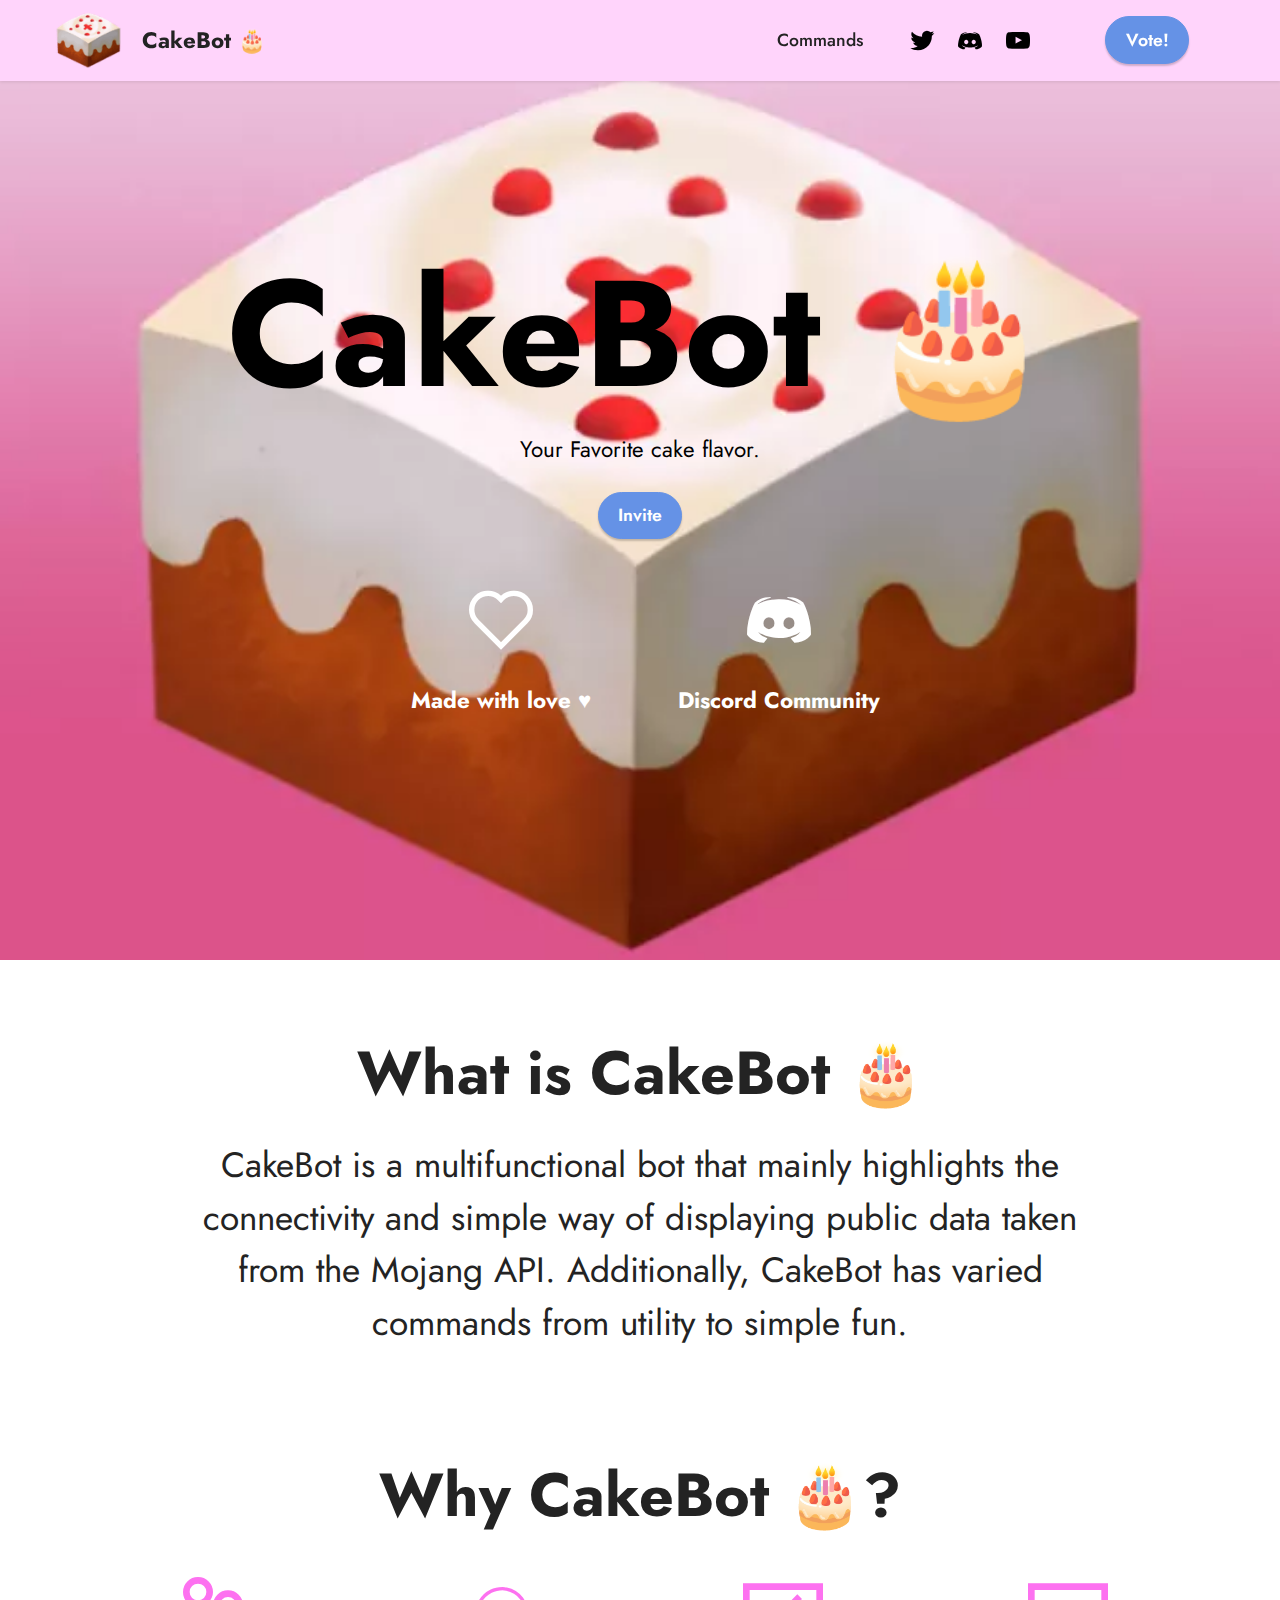
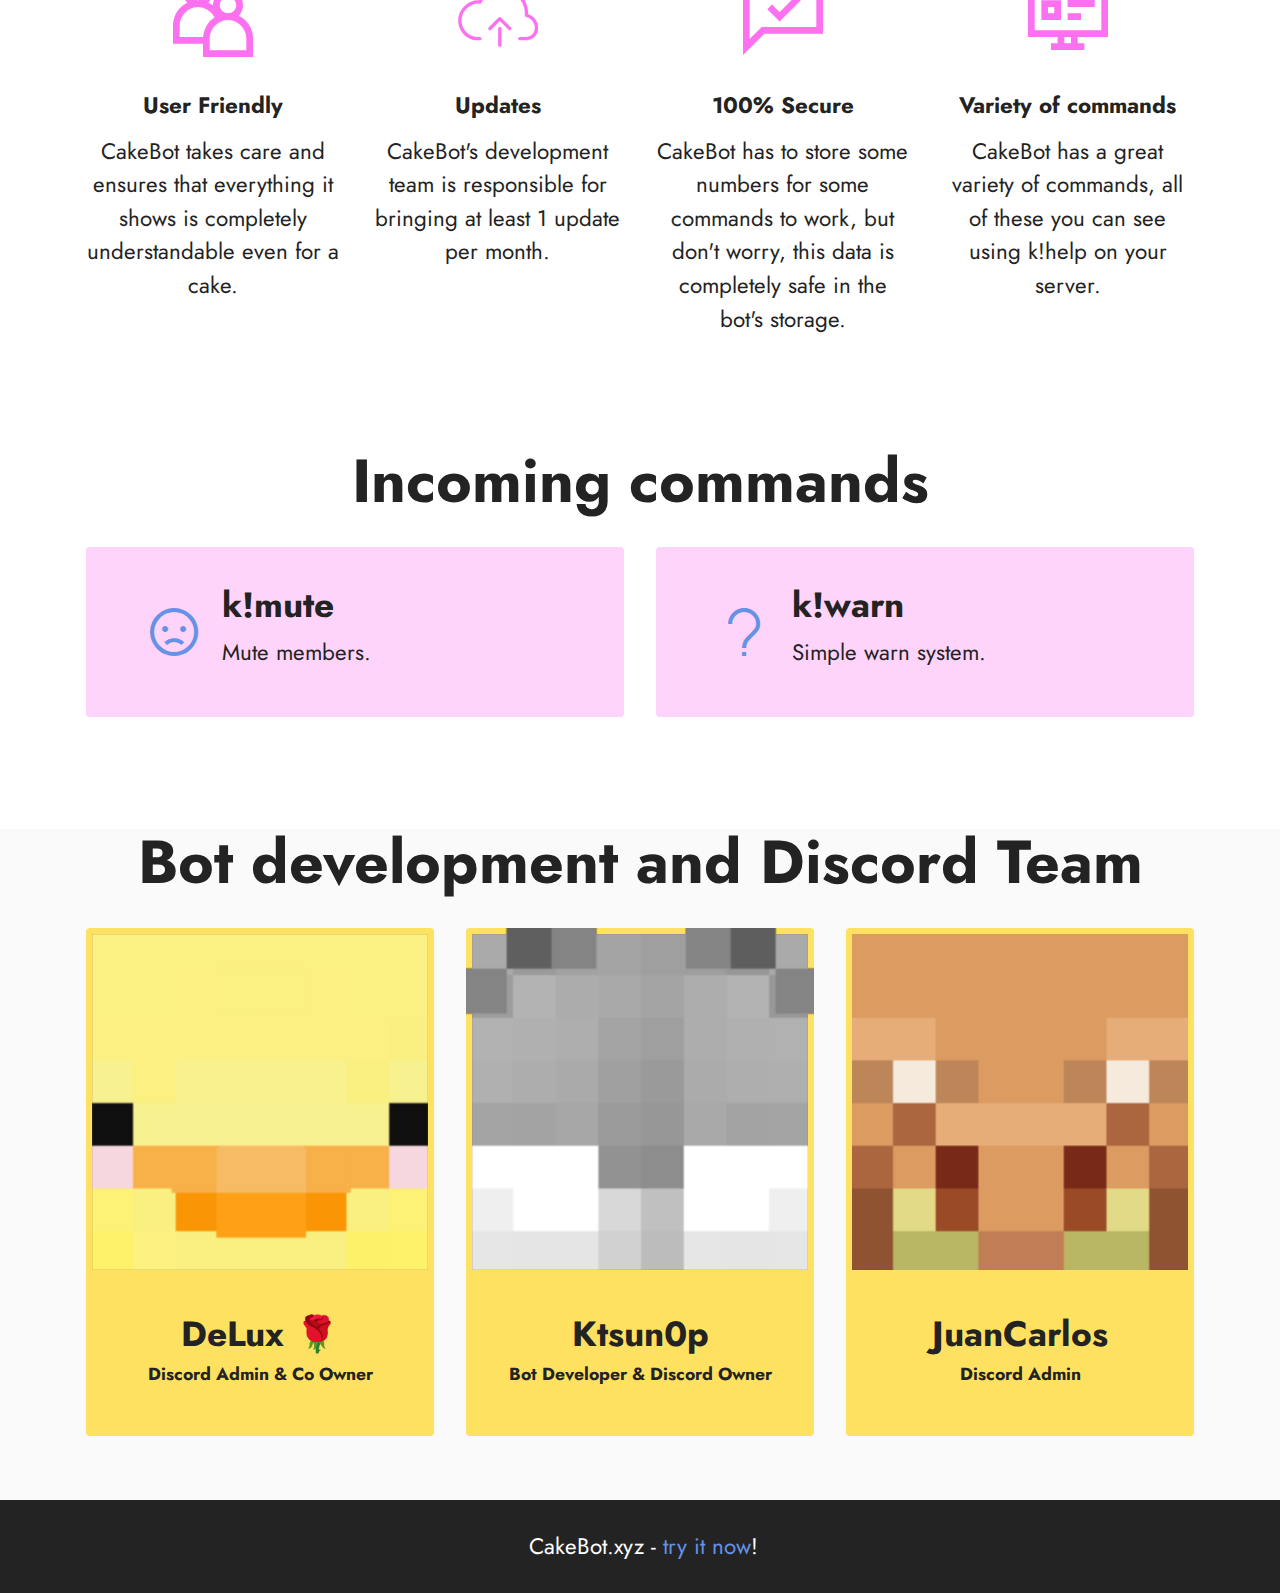
<file: index.html>
<!DOCTYPE html>
<html  >
<head>
  <meta charset="UTF-8">
  <meta http-equiv="X-UA-Compatible" content="IE=edge">
  <meta name="generator" content="Mobirise v5.2.0, mobirise.com">
  <meta name="viewport" content="width=device-width, initial-scale=1, minimum-scale=1">
  <link rel="shortcut icon" href="assets/images/logo-96x95.png" type="image/x-icon">
  <meta name="description" content="">
  
  
  <title>CakeBot 🎂</title>
  <link rel="stylesheet" href="assets/web/assets/mobirise-icons2/mobirise2.css">
  <link rel="stylesheet" href="assets/web/assets/mobirise-icons/mobirise-icons.css">
  <link rel="stylesheet" href="assets/tether/tether.min.css">
  <link rel="stylesheet" href="assets/bootstrap/css/bootstrap.min.css">
  <link rel="stylesheet" href="assets/bootstrap/css/bootstrap-grid.min.css">
  <link rel="stylesheet" href="assets/bootstrap/css/bootstrap-reboot.min.css">
  <link rel="stylesheet" href="assets/dropdown/css/style.css">
  <link rel="stylesheet" href="assets/socicon/css/styles.css">
  <link rel="stylesheet" href="assets/theme/css/style.css">
  <link rel="preload" as="style" href="assets/mobirise/css/mbr-additional.css"><link rel="stylesheet" href="assets/mobirise/css/mbr-additional.css" type="text/css">
  
  
  
  
</head>
<body>
  
  <section class="menu menu3 cid-snGxb3sb4b" once="menu" id="menu3-l">
    
    <nav class="navbar navbar-dropdown navbar-fixed-top navbar-expand-lg">
        <div class="container-fluid">
            <div class="navbar-brand">
                <span class="navbar-logo">
                    <a href="https://cakebot.xyz">
                        <img src="assets/images/logo-96x95.png" alt="https://cakebot.xyz" style="height: 5rem;">
                    </a>
                </span>
                <span class="navbar-caption-wrap"><a class="navbar-caption text-black text-primary display-7" href="https://cakebot.xyz">CakeBot 🎂</a></span>
            </div>
            <button class="navbar-toggler" type="button" data-toggle="collapse" data-target="#navbarSupportedContent" aria-controls="navbarNavAltMarkup" aria-expanded="false" aria-label="Toggle navigation">
                <div class="hamburger">
                    <span></span>
                    <span></span>
                    <span></span>
                    <span></span>
                </div>
            </button>
            <div class="collapse navbar-collapse" id="navbarSupportedContent">
                <ul class="navbar-nav nav-dropdown" data-app-modern-menu="true"><li class="nav-item"><a class="nav-link link text-black text-primary display-4" href="commands.html">Commands</a>
                    </li></ul>
                <div class="icons-menu">
                    <a class="iconfont-wrapper" href="https://twitter.com/Ktsun0" target="_blank">
                        <span class="p-2 mbr-iconfont socicon-twitter socicon"></span>
                    </a>
                    <a class="iconfont-wrapper" href="https://discord.gg/npP9AP2" target="_blank">
                        <span class="p-2 mbr-iconfont socicon-discord socicon"></span>
                    </a>
                    <a class="iconfont-wrapper" href="https://www.youtube.com/watch?v=dQw4w9WgXcQ" target="_blank">
                        <span class="p-2 mbr-iconfont socicon-youtube socicon"></span>
                    </a>
                    
                </div>
                <div class="navbar-buttons mbr-section-btn"><a class="btn btn-primary display-4" href="https://top.gg/bot/763116966566166558/vote" target="_blank">Vote!</a></div>
            </div>
        </div>
    </nav>
</section>

<section class="header19 cid-snGxehyNVQ mbr-fullscreen" id="header19-m">

    

    

    <div class="container">
        <div class="media-container">
            <div class="col-md-12 align-center">
                <h1 class="mbr-section-title mbr-white mbr-bold mbr-fonts-style mb-3 display-1">CakeBot 🎂</h1>
                <p class="mbr-text mbr-white mbr-fonts-style display-7">Your Favorite cake flavor.</p>
                <div class="mbr-section-btn align-center"><a class="btn btn-primary display-4" href="https://discord.com/oauth2/authorize?client_id=763116966566166558&permissions=8&scope=bot" target="_blank">Invite</a></div>

                <div class="row justify-content-center">
                    <div class="col-12 col-md-6 col-lg-3">
                        <div class="card-wrapper">
                            <div class="card-box align-center">
                                <span class="mbr-iconfont mobi-mbri-hearth mobi-mbri"></span>
                                <h4 class="card-title align-center mbr-black mbr-fonts-style display-7"><strong>Made with love ♥</strong></h4>
                            </div>
                        </div>
                    </div>
                    <div class="col-12 col-md-6 col-lg-3">
                        <div class="card-wrapper">
                            <div class="card-box align-center">
                                <a href="https://discord.gg/npP9AP2" target="_blank"><span class="mbr-iconfont socicon-discord socicon"></span></a>
                                <h4 class="card-title align-center mbr-black mbr-fonts-style display-7"><strong>Discord Community</strong></h4>
                            </div>
                        </div>
                    </div>
                    
                    
                </div>
            </div>
        </div>
    </div>
</section>

<section class="content4 cid-snK3Mw1rLN" id="content4-18">
    
    
    <div class="container">
        <div class="row justify-content-center">
            <div class="title col-md-12 col-lg-10">
                <h3 class="mbr-section-title mbr-fonts-style align-center mb-4 display-2"><strong>What is CakeBot 🎂</strong></h3>
                <h4 class="mbr-section-subtitle align-center mbr-fonts-style mb-4 display-5">CakeBot is a multifunctional bot that mainly highlights the connectivity and simple way of displaying public data taken from the Mojang API. Additionally, CakeBot has varied commands from utility to simple fun.</h4>
                
            </div>
        </div>
    </div>
</section>

<section class="features1 cid-snGIlqrkmc" id="features1-w">
    

    
    <div class="container">
        <div class="row">
            <div class="col-12">
                <h3 class="mbr-section-title mbr-fonts-style align-center mb-0 display-2"><strong>Why CakeBot 🎂?</strong></h3>
                
            </div>
        </div>
        <div class="row">
            <div class="card col-12 col-md-6 col-lg-3">
                <div class="card-wrapper">
                    <div class="card-box align-center">
                        <div class="iconfont-wrapper">
                            <span class="mbr-iconfont mobi-mbri-users mobi-mbri"></span>
                        </div>
                        <h5 class="card-title mbr-fonts-style display-7"><strong>User Friendly</strong></h5>
                        <p class="card-text mbr-fonts-style display-7">CakeBot takes care and ensures that everything it shows is completely understandable even for a cake.</p>
                    </div>
                </div>
            </div>
            <div class="card col-12 col-md-6 col-lg-3">
                <div class="card-wrapper">
                    <div class="card-box align-center">
                        <div class="iconfont-wrapper">
                            <span class="mbr-iconfont mbri-upload"></span>
                        </div>
                        <h5 class="card-title mbr-fonts-style display-7"><strong>Updates</strong></h5>
                        <p class="card-text mbr-fonts-style display-7">CakeBot's development team is responsible for bringing at least 1 update per month.</p>
                    </div>
                </div>
            </div>
            <div class="card col-12 col-md-6 col-lg-3">
                <div class="card-wrapper">
                    <div class="card-box align-center">
                        <div class="iconfont-wrapper">
                            <span class="mbr-iconfont mobi-mbri-cust-feedback mobi-mbri"></span>
                        </div>
                        <h5 class="card-title mbr-fonts-style display-7"><strong>100% Secure</strong></h5>
                        <p class="card-text mbr-fonts-style display-7">CakeBot has to store some numbers for some commands to work, but don't worry, this data is completely safe in the bot's storage.</p>
                    </div>
                </div>
            </div>
            <div class="card col-12 col-md-6 col-lg-3">
                <div class="card-wrapper">
                    <div class="card-box align-center">
                        <div class="iconfont-wrapper">
                            <span class="mbr-iconfont mobi-mbri-sites mobi-mbri"></span>
                        </div>
                        <h5 class="card-title mbr-fonts-style display-7"><strong>Variety of commands</strong></h5>
                        <p class="card-text mbr-fonts-style display-7">CakeBot has a great variety of commands, all of these you can see using k!help on your server.</p>
                    </div>
                </div>
            </div>
        </div>
    </div>
</section>

<section class="contacts2 cid-snK7bz8uaZ" id="contacts2-19">
    <!---->
    
    
    <div class="container">
        <div class="mbr-section-head">
            <h3 class="mbr-section-title mbr-fonts-style align-center mb-0 display-2"><strong>Incoming commands</strong></h3>
            
        </div>
        <div class="row justify-content-center mt-4">
            <div class="card col-12 col-md-6">
                <div class="card-wrapper">
                    <div class="image-wrapper">
                        <span class="mbr-iconfont mobi-mbri-sad-face mobi-mbri"></span>
                    </div>
                    <div class="text-wrapper">
                        <h6 class="card-title mbr-fonts-style mb-1 display-5"><strong>k!mute</strong></h6>
                        <p class="mbr-text mbr-fonts-style display-7">Mute members.</p>
                    </div>
                </div>
            </div>
            <div class="card col-12 col-md-6">
                <div class="card-wrapper">
                    <div class="image-wrapper">
                        <span class="mbr-iconfont mobi-mbri-question mobi-mbri"></span>
                    </div>
                    <div class="text-wrapper">
                        <h6 class="card-title mbr-fonts-style mb-1 display-5"><strong>k!warn</strong></h6>
                        <p class="mbr-text mbr-fonts-style display-7">Simple warn system.</p>
                    </div>
                </div>
            </div>
            
            
        </div>
    </div>
</section>

<section class="team1 cid-snGxsmAZkB" id="team1-q">
    

    
    <div class="container">
        <div class="row justify-content-center">
            <div class="col-12">
                <h3 class="mbr-section-title mbr-fonts-style align-center mb-4 display-2"><strong>Bot development and Discord Team</strong></h3>
                
            </div>
            <div class="col-sm-6 col-lg-4">
                <div class="card-wrap">
                    <div class="image-wrap">
                        <img src="assets/images/7624b889e6594f8695744d69d8ea64b2-1-461x461.png" alt="">
                    </div>
                    <div class="content-wrap">
                        <h5 class="mbr-section-title card-title mbr-fonts-style align-center m-0 display-5"><strong>DeLux 🌹</strong></h5>
                        <h6 class="mbr-role mbr-fonts-style align-center mb-3 display-4"><strong>Discord Admin &amp; Co Owner</strong></h6>
                        
                        
                        
                    </div>
                </div>
            </div>

            <div class="col-sm-6 col-lg-4">
                <div class="card-wrap">
                    <div class="image-wrap">
                        <img src="assets/images/a85f21aeed444e2d987fd4a3007c56e3-2-461x461.png" alt="">
                    </div>
                    <div class="content-wrap">
                        <h5 class="mbr-section-title card-title mbr-fonts-style align-center m-0 display-5"><strong>Ktsun0p</strong></h5>
                        <h6 class="mbr-role mbr-fonts-style align-center mb-3 display-4"><strong>Bot Developer &amp; Discord Owner</strong></h6>
                        
                        
                        
                    </div>
                </div>
            </div>

            <div class="col-sm-6 col-lg-4">
                <div class="card-wrap">
                    <div class="image-wrap">
                        <img src="assets/images/117c3b23b9954c2a8934efd014a28dbd-512x512.png" alt="">
                    </div>
                    <div class="content-wrap">
                        <h5 class="mbr-section-title card-title mbr-fonts-style align-center m-0 display-5"><strong>JuanCarlos</strong></h5>
                        <h6 class="mbr-role mbr-fonts-style align-center mb-3 display-4"><strong>Discord Admin</strong></h6>
                        
                        
                        
                    </div>
                </div>
            </div>

            
        </div>
    </div>
</section>

<section class="footer7 cid-snGzwYT44Q" once="footers" id="footer7-s">

    

    

    <div class="container">
        <div class="media-container-row align-center mbr-white">
            <div class="col-12">
                <p class="mbr-text mb-0 mbr-fonts-style display-7">&nbsp;CakeBot.xyz -<a href="https://discord.com/oauth2/authorize?client_id=763116966566166558&permissions=8&scope=bot" class="text-primary" target="_blank"> try it now</a>!</p>
            </div>
        </div>
    </div>
</body>
</html>
</file>
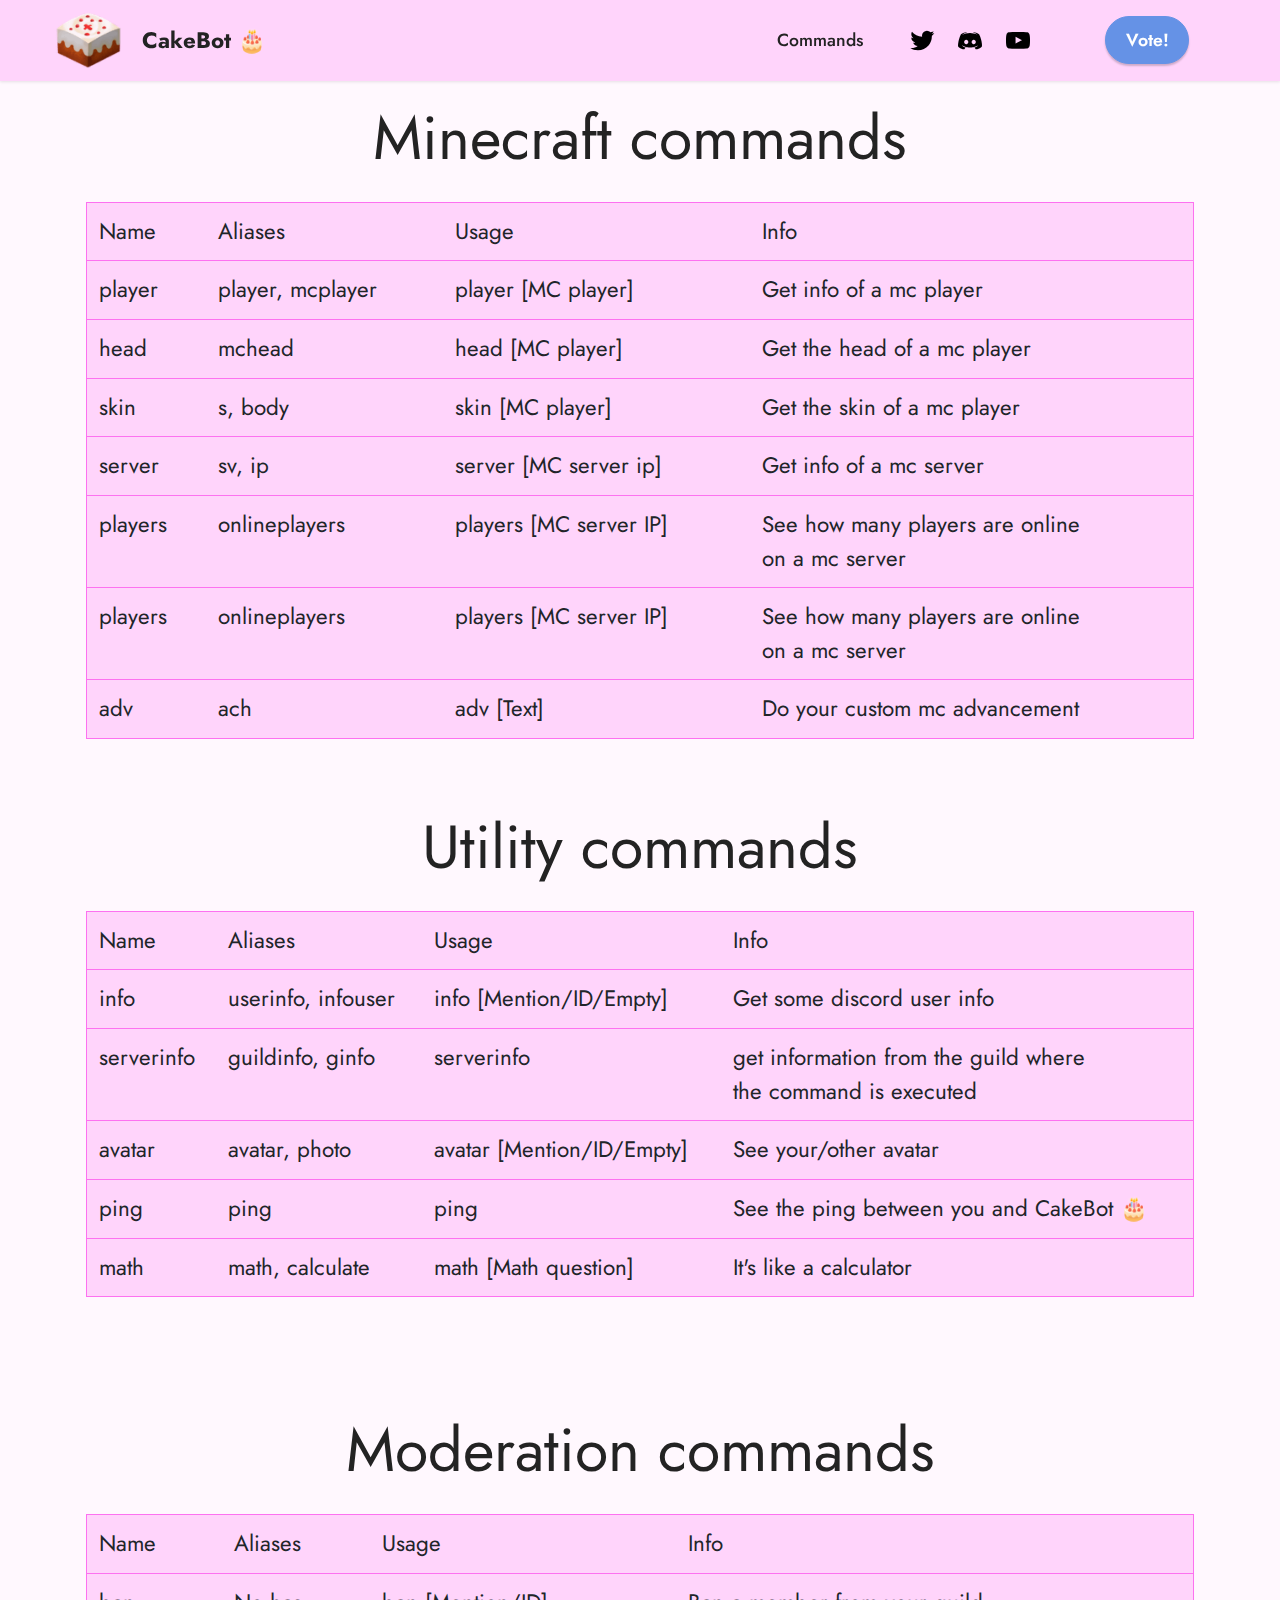
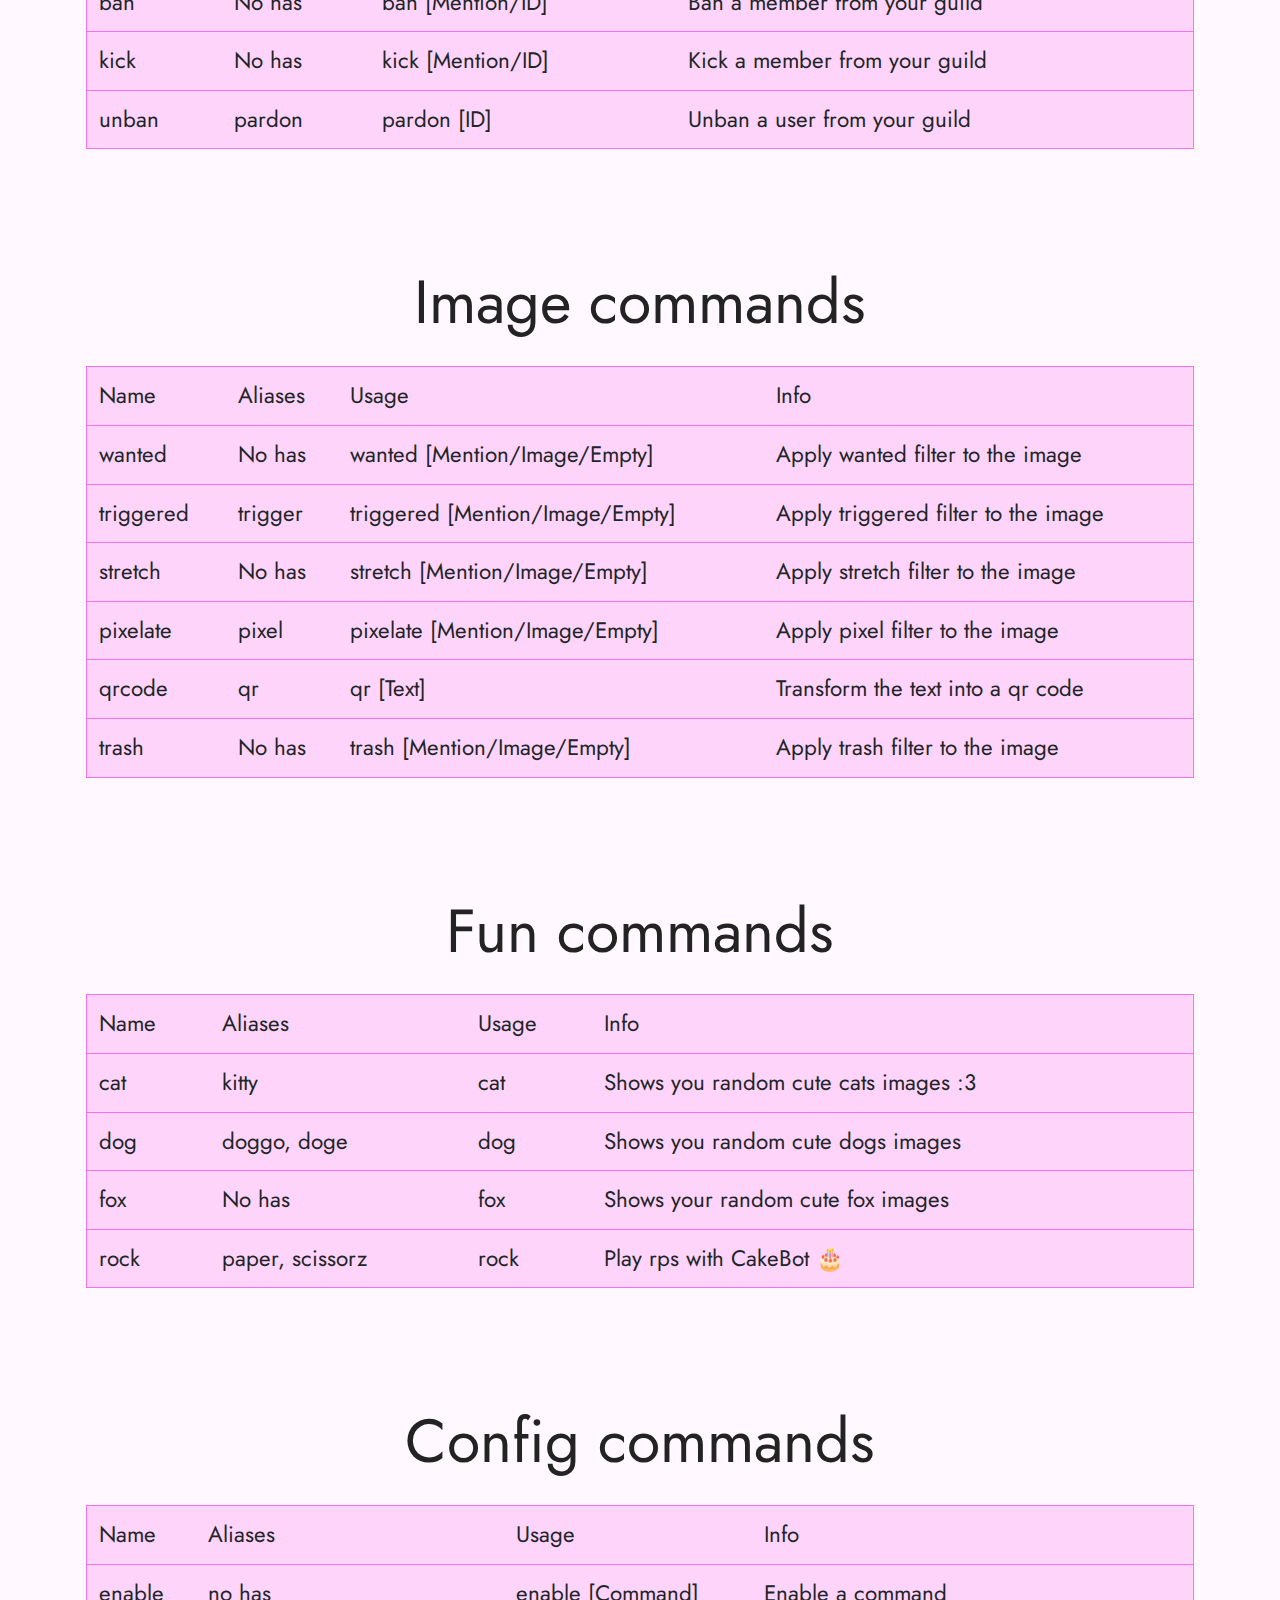
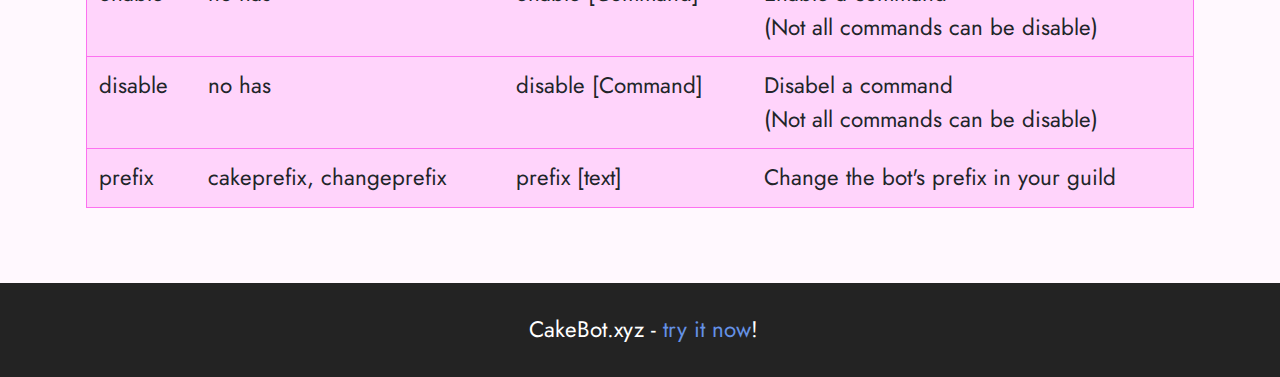
<file: commands.html>
<!DOCTYPE html>
<html  >
<head>
  <meta charset="UTF-8">
  <meta http-equiv="X-UA-Compatible" content="IE=edge">
  <meta name="generator" content="Mobirise v5.2.0, mobirise.com">
  <meta name="viewport" content="width=device-width, initial-scale=1, minimum-scale=1">
  <link rel="shortcut icon" href="assets/images/logo-96x95.png" type="image/x-icon">
  <meta name="description" content="">
  
  
  <title>Commands</title>
  <link rel="stylesheet" href="assets/tether/tether.min.css">
  <link rel="stylesheet" href="assets/bootstrap/css/bootstrap.min.css">
  <link rel="stylesheet" href="assets/bootstrap/css/bootstrap-grid.min.css">
  <link rel="stylesheet" href="assets/bootstrap/css/bootstrap-reboot.min.css">
  <link rel="stylesheet" href="assets/datatables/data-tables.bootstrap4.min.css">
  <link rel="stylesheet" href="assets/dropdown/css/style.css">
  <link rel="stylesheet" href="assets/socicon/css/styles.css">
  <link rel="stylesheet" href="assets/theme/css/style.css">
  <link rel="preload" as="style" href="assets/mobirise/css/mbr-additional.css"><link rel="stylesheet" href="assets/mobirise/css/mbr-additional.css" type="text/css">
  
  
  
  
</head>
<body>
  
  <section class="menu menu3 cid-snGxb3sb4b" once="menu" id="menu3-1a">
    
    <nav class="navbar navbar-dropdown navbar-fixed-top navbar-expand-lg">
        <div class="container-fluid">
            <div class="navbar-brand">
                <span class="navbar-logo">
                    <a href="https://cakebot.xyz">
                        <img src="assets/images/logo-96x95.png" alt="https://cakebot.xyz" style="height: 5rem;">
                    </a>
                </span>
                <span class="navbar-caption-wrap"><a class="navbar-caption text-black text-primary display-7" href="https://cakebot.xyz">CakeBot 🎂</a></span>
            </div>
            <button class="navbar-toggler" type="button" data-toggle="collapse" data-target="#navbarSupportedContent" aria-controls="navbarNavAltMarkup" aria-expanded="false" aria-label="Toggle navigation">
                <div class="hamburger">
                    <span></span>
                    <span></span>
                    <span></span>
                    <span></span>
                </div>
            </button>
            <div class="collapse navbar-collapse" id="navbarSupportedContent">
                <ul class="navbar-nav nav-dropdown" data-app-modern-menu="true"><li class="nav-item"><a class="nav-link link text-black text-primary display-4" href="commands.html">Commands</a>
                    </li></ul>
                <div class="icons-menu">
                    <a class="iconfont-wrapper" href="https://twitter.com/Ktsun0" target="_blank">
                        <span class="p-2 mbr-iconfont socicon-twitter socicon"></span>
                    </a>
                    <a class="iconfont-wrapper" href="https://discord.gg/npP9AP2" target="_blank">
                        <span class="p-2 mbr-iconfont socicon-discord socicon"></span>
                    </a>
                    <a class="iconfont-wrapper" href="https://www.youtube.com/watch?v=dQw4w9WgXcQ" target="_blank">
                        <span class="p-2 mbr-iconfont socicon-youtube socicon"></span>
                    </a>
                    
                </div>
                <div class="navbar-buttons mbr-section-btn"><a class="btn btn-primary display-4" href="https://top.gg/bot/763116966566166558/vote" target="_blank">Vote!</a></div>
            </div>
        </div>
    </nav>
</section>

<section class="section-table cid-so8jtWFqqx" id="table1-1d">

  
  
  <div class="container container-table">
      <h2 class="mbr-section-title mbr-fonts-style align-center pb-3 display-2">Minecraft commands</h2>
      
      <div class="table-wrapper">
        <div class="container">
          
        </div>

        <div class="container scroll">
          <table class="table" cellspacing="0" data-empty="No matching records found">
            <thead>
              <tr class="table-heads ">
                  
                  
                  
                  
              <th class="head-item mbr-fonts-style display-7">Name</th><th class="head-item mbr-fonts-style display-7">Aliases</th><th class="head-item mbr-fonts-style display-7">Usage</th><th class="head-item mbr-fonts-style display-7">Info</th></tr>
            </thead>

            <tbody>
              
              
              
              
            <tr> 
                
                
                
                
              <td class="body-item mbr-fonts-style display-7">player</td><td class="body-item mbr-fonts-style display-7">player, mcplayer</td><td class="body-item mbr-fonts-style display-7">player [MC player]</td><td class="body-item mbr-fonts-style display-7">Get info of a mc player</td></tr><tr>
                
                
                
                
              <td class="body-item mbr-fonts-style display-7">head</td><td class="body-item mbr-fonts-style display-7">mchead</td><td class="body-item mbr-fonts-style display-7">head [MC player]</td><td class="body-item mbr-fonts-style display-7">Get the head of a mc player</td></tr><tr>
                
                
                
                
              <td class="body-item mbr-fonts-style display-7">skin</td><td class="body-item mbr-fonts-style display-7">s, body</td><td class="body-item mbr-fonts-style display-7">skin [MC player]</td><td class="body-item mbr-fonts-style display-7">Get the skin of a mc player</td></tr><tr>
                
                
                
                
              <td class="body-item mbr-fonts-style display-7">server</td><td class="body-item mbr-fonts-style display-7">sv, ip</td><td class="body-item mbr-fonts-style display-7">server [MC server ip]</td><td class="body-item mbr-fonts-style display-7">Get info of a mc server</td></tr><tr>
                
                
                
                
              <td class="body-item mbr-fonts-style display-7">players</td><td class="body-item mbr-fonts-style display-7">onlineplayers</td><td class="body-item mbr-fonts-style display-7">players [MC server IP]</td><td class="body-item mbr-fonts-style display-7">See how many players are online <br>on a mc server</td></tr><tr>
                
                
                
                
              <td class="body-item mbr-fonts-style display-7">players</td><td class="body-item mbr-fonts-style display-7">onlineplayers</td><td class="body-item mbr-fonts-style display-7">players [MC server IP]</td><td class="body-item mbr-fonts-style display-7">See how many players are online <br>on a mc server</td></tr><tr>
                
                
                
                
              <td class="body-item mbr-fonts-style display-7">adv</td><td class="body-item mbr-fonts-style display-7">ach</td><td class="body-item mbr-fonts-style display-7">adv [Text]</td><td class="body-item mbr-fonts-style display-7">Do your custom mc advancement</td></tr></tbody>
          </table>
        </div>
        <div class="container table-info-container">
          
        </div>
      </div>
    </div>
</section>

<section class="section-table cid-so8lplBDEd" id="table1-1e">

  
  
  <div class="container container-table">
      <h2 class="mbr-section-title mbr-fonts-style align-center pb-3 display-2">Utility commands</h2>
      
      <div class="table-wrapper">
        <div class="container">
          
        </div>

        <div class="container scroll">
          <table class="table" cellspacing="0" data-empty="No matching records found">
            <thead>
              <tr class="table-heads ">
                  
                  
                  
                  
              <th class="head-item mbr-fonts-style display-7">Name</th><th class="head-item mbr-fonts-style display-7">Aliases</th><th class="head-item mbr-fonts-style display-7">Usage</th><th class="head-item mbr-fonts-style display-7">Info</th></tr>
            </thead>

            <tbody>
              
              
              
              
            <tr> 
                
                
                
                
              <td class="body-item mbr-fonts-style display-7">info</td><td class="body-item mbr-fonts-style display-7">userinfo, infouser</td><td class="body-item mbr-fonts-style display-7">info [Mention/ID/Empty]</td><td class="body-item mbr-fonts-style display-7">Get some discord user info</td></tr><tr>
                
                
                
                
              <td class="body-item mbr-fonts-style display-7">serverinfo</td><td class="body-item mbr-fonts-style display-7">guildinfo, ginfo</td><td class="body-item mbr-fonts-style display-7">serverinfo</td><td class="body-item mbr-fonts-style display-7">get information from the guild where<br> the command is executed</td></tr><tr>
                
                
                
                
              <td class="body-item mbr-fonts-style display-7">avatar</td><td class="body-item mbr-fonts-style display-7">avatar, photo</td><td class="body-item mbr-fonts-style display-7">avatar [Mention/ID/Empty]</td><td class="body-item mbr-fonts-style display-7">See your/other avatar</td></tr><tr>
                
                
                
                
              <td class="body-item mbr-fonts-style display-7">ping</td><td class="body-item mbr-fonts-style display-7">ping</td><td class="body-item mbr-fonts-style display-7">ping</td><td class="body-item mbr-fonts-style display-7">See the ping between you and CakeBot 🎂</td></tr><tr>
                
                
                
                
              <td class="body-item mbr-fonts-style display-7">math</td><td class="body-item mbr-fonts-style display-7">math, calculate</td><td class="body-item mbr-fonts-style display-7">math [Math question]</td><td class="body-item mbr-fonts-style display-7">It's like a calculator</td></tr></tbody>
          </table>
        </div>
        <div class="container table-info-container">
          
        </div>
      </div>
    </div>
</section>

<section class="section-table cid-so8muTbudF" id="table1-1f">

  
  
  <div class="container container-table">
      <h2 class="mbr-section-title mbr-fonts-style align-center pb-3 display-2">Moderation commands</h2>
      
      <div class="table-wrapper">
        <div class="container">
          
        </div>

        <div class="container scroll">
          <table class="table" cellspacing="0" data-empty="No matching records found">
            <thead>
              <tr class="table-heads ">
                  
                  
                  
                  
              <th class="head-item mbr-fonts-style display-7">Name</th><th class="head-item mbr-fonts-style display-7">Aliases</th><th class="head-item mbr-fonts-style display-7">Usage</th><th class="head-item mbr-fonts-style display-7">Info</th></tr>
            </thead>

            <tbody>
              
              
              
              
            <tr> 
                
                
                
                
              <td class="body-item mbr-fonts-style display-7">ban</td><td class="body-item mbr-fonts-style display-7">No has</td><td class="body-item mbr-fonts-style display-7">ban [Mention/ID]</td><td class="body-item mbr-fonts-style display-7">Ban a member from your guild</td></tr><tr>
                
                
                
                
              <td class="body-item mbr-fonts-style display-7">kick</td><td class="body-item mbr-fonts-style display-7">No has</td><td class="body-item mbr-fonts-style display-7">kick [Mention/ID]</td><td class="body-item mbr-fonts-style display-7">Kick a member from your guild</td></tr><tr>
                
                
                
                
              <td class="body-item mbr-fonts-style display-7">unban</td><td class="body-item mbr-fonts-style display-7">pardon</td><td class="body-item mbr-fonts-style display-7">pardon [ID]</td><td class="body-item mbr-fonts-style display-7">Unban a user from your guild</td></tr></tbody>
          </table>
        </div>
        <div class="container table-info-container">
          
        </div>
      </div>
    </div>
</section>

<section class="section-table cid-so8nX8REFo" id="table1-1h">

  
  
  <div class="container container-table">
      <h2 class="mbr-section-title mbr-fonts-style align-center pb-3 display-2">Image commands</h2>
      
      <div class="table-wrapper">
        <div class="container">
          
        </div>

        <div class="container scroll">
          <table class="table" cellspacing="0" data-empty="No matching records found">
            <thead>
              <tr class="table-heads ">
                  
                  
                  
                  
              <th class="head-item mbr-fonts-style display-7">Name</th><th class="head-item mbr-fonts-style display-7">Aliases</th><th class="head-item mbr-fonts-style display-7">Usage</th><th class="head-item mbr-fonts-style display-7">Info</th></tr>
            </thead>

            <tbody>
              
              
              
              
            <tr> 
                
                
                
                
              <td class="body-item mbr-fonts-style display-7">wanted</td><td class="body-item mbr-fonts-style display-7">No has</td><td class="body-item mbr-fonts-style display-7">wanted [Mention/Image/Empty]</td><td class="body-item mbr-fonts-style display-7">Apply wanted filter to the image</td></tr><tr>
                
                
                
                
              <td class="body-item mbr-fonts-style display-7">triggered</td><td class="body-item mbr-fonts-style display-7">trigger</td><td class="body-item mbr-fonts-style display-7">triggered [Mention/Image/Empty]</td><td class="body-item mbr-fonts-style display-7">Apply triggered filter to the image</td></tr><tr>
                
                
                
                
              <td class="body-item mbr-fonts-style display-7">stretch</td><td class="body-item mbr-fonts-style display-7">No has</td><td class="body-item mbr-fonts-style display-7">stretch [Mention/Image/Empty]</td><td class="body-item mbr-fonts-style display-7">Apply stretch filter to the image</td></tr><tr>
                
                
                
                
              <td class="body-item mbr-fonts-style display-7">pixelate</td><td class="body-item mbr-fonts-style display-7">pixel</td><td class="body-item mbr-fonts-style display-7">pixelate [Mention/Image/Empty]</td><td class="body-item mbr-fonts-style display-7">Apply pixel filter to the image</td></tr><tr>
                
                
                
                
              <td class="body-item mbr-fonts-style display-7">qrcode</td><td class="body-item mbr-fonts-style display-7">qr</td><td class="body-item mbr-fonts-style display-7">qr [Text]</td><td class="body-item mbr-fonts-style display-7">Transform the text into a qr code</td></tr><tr>
                
                
                
                
              <td class="body-item mbr-fonts-style display-7">trash</td><td class="body-item mbr-fonts-style display-7">No has</td><td class="body-item mbr-fonts-style display-7">trash [Mention/Image/Empty]</td><td class="body-item mbr-fonts-style display-7">Apply trash filter to the image</td></tr></tbody>
          </table>
        </div>
        <div class="container table-info-container">
          
        </div>
      </div>
    </div>
</section>

<section class="section-table cid-so8n8tbiWk" id="table1-1g">

  
  
  <div class="container container-table">
      <h2 class="mbr-section-title mbr-fonts-style align-center pb-3 display-2">Fun commands</h2>
      
      <div class="table-wrapper">
        <div class="container">
          
        </div>

        <div class="container scroll">
          <table class="table" cellspacing="0" data-empty="No matching records found">
            <thead>
              <tr class="table-heads ">
                  
                  
                  
                  
              <th class="head-item mbr-fonts-style display-7">Name</th><th class="head-item mbr-fonts-style display-7">Aliases</th><th class="head-item mbr-fonts-style display-7">Usage</th><th class="head-item mbr-fonts-style display-7">Info</th></tr>
            </thead>

            <tbody>
              
              
              
              
            <tr> 
                
                
                
                
              <td class="body-item mbr-fonts-style display-7">cat</td><td class="body-item mbr-fonts-style display-7">kitty</td><td class="body-item mbr-fonts-style display-7">cat</td><td class="body-item mbr-fonts-style display-7">Shows you random cute cats images :3</td></tr><tr>
                
                
                
                
              <td class="body-item mbr-fonts-style display-7">dog</td><td class="body-item mbr-fonts-style display-7">doggo, doge</td><td class="body-item mbr-fonts-style display-7">dog</td><td class="body-item mbr-fonts-style display-7">Shows you random cute dogs images</td></tr><tr>
                
                
                
                
              <td class="body-item mbr-fonts-style display-7">fox</td><td class="body-item mbr-fonts-style display-7">No has</td><td class="body-item mbr-fonts-style display-7">fox</td><td class="body-item mbr-fonts-style display-7">Shows your random cute fox images</td></tr><tr>
                
                
                
                
              <td class="body-item mbr-fonts-style display-7">rock</td><td class="body-item mbr-fonts-style display-7">paper, scissorz</td><td class="body-item mbr-fonts-style display-7">rock</td><td class="body-item mbr-fonts-style display-7">Play rps with CakeBot 🎂</td></tr></tbody>
          </table>
        </div>
        <div class="container table-info-container">
          
        </div>
      </div>
    </div>
</section>

<section class="section-table cid-so8pAP3fpD" id="table1-1i">

  
  
  <div class="container container-table">
      <h2 class="mbr-section-title mbr-fonts-style align-center pb-3 display-2">Config commands</h2>
      
      <div class="table-wrapper">
        <div class="container">
          
        </div>

        <div class="container scroll">
          <table class="table" cellspacing="0" data-empty="No matching records found">
            <thead>
              <tr class="table-heads ">
                  
                  
                  
                  
              <th class="head-item mbr-fonts-style display-7">Name</th><th class="head-item mbr-fonts-style display-7">Aliases</th><th class="head-item mbr-fonts-style display-7">Usage</th><th class="head-item mbr-fonts-style display-7">Info</th></tr>
            </thead>

            <tbody>
              
              
              
              
            <tr> 
                
                
                
                
              <td class="body-item mbr-fonts-style display-7">enable</td><td class="body-item mbr-fonts-style display-7">no has</td><td class="body-item mbr-fonts-style display-7">enable [Command]</td><td class="body-item mbr-fonts-style display-7">Enable a command <br>(Not all commands can be disable)</td></tr><tr>
                
                
                
                
              <td class="body-item mbr-fonts-style display-7">disable</td><td class="body-item mbr-fonts-style display-7">no has</td><td class="body-item mbr-fonts-style display-7">disable [Command]</td><td class="body-item mbr-fonts-style display-7">Disabel a command<br>(Not all commands can be disable)</td></tr><tr>
                
                
                
                
              <td class="body-item mbr-fonts-style display-7">prefix</td><td class="body-item mbr-fonts-style display-7">cakeprefix, changeprefix</td><td class="body-item mbr-fonts-style display-7">prefix [text]</td><td class="body-item mbr-fonts-style display-7">Change the bot's prefix in your guild</td></tr></tbody>
          </table>
        </div>
        <div class="container table-info-container">
          
        </div>
      </div>
    </div>
</section>

<section class="footer7 cid-snGzwYT44Q" once="footers" id="footer7-1b">

    

    

    <div class="container">
        <div class="media-container-row align-center mbr-white">
            <div class="col-12">
                <p class="mbr-text mb-0 mbr-fonts-style display-7">&nbsp;CakeBot.xyz -<a href="https://discord.com/oauth2/authorize?client_id=763116966566166558&permissions=8&scope=bot" class="text-primary" target="_blank"> try it now</a>!</p>
            </div>
        </div>
    </div>
</body>
</html>
</file>
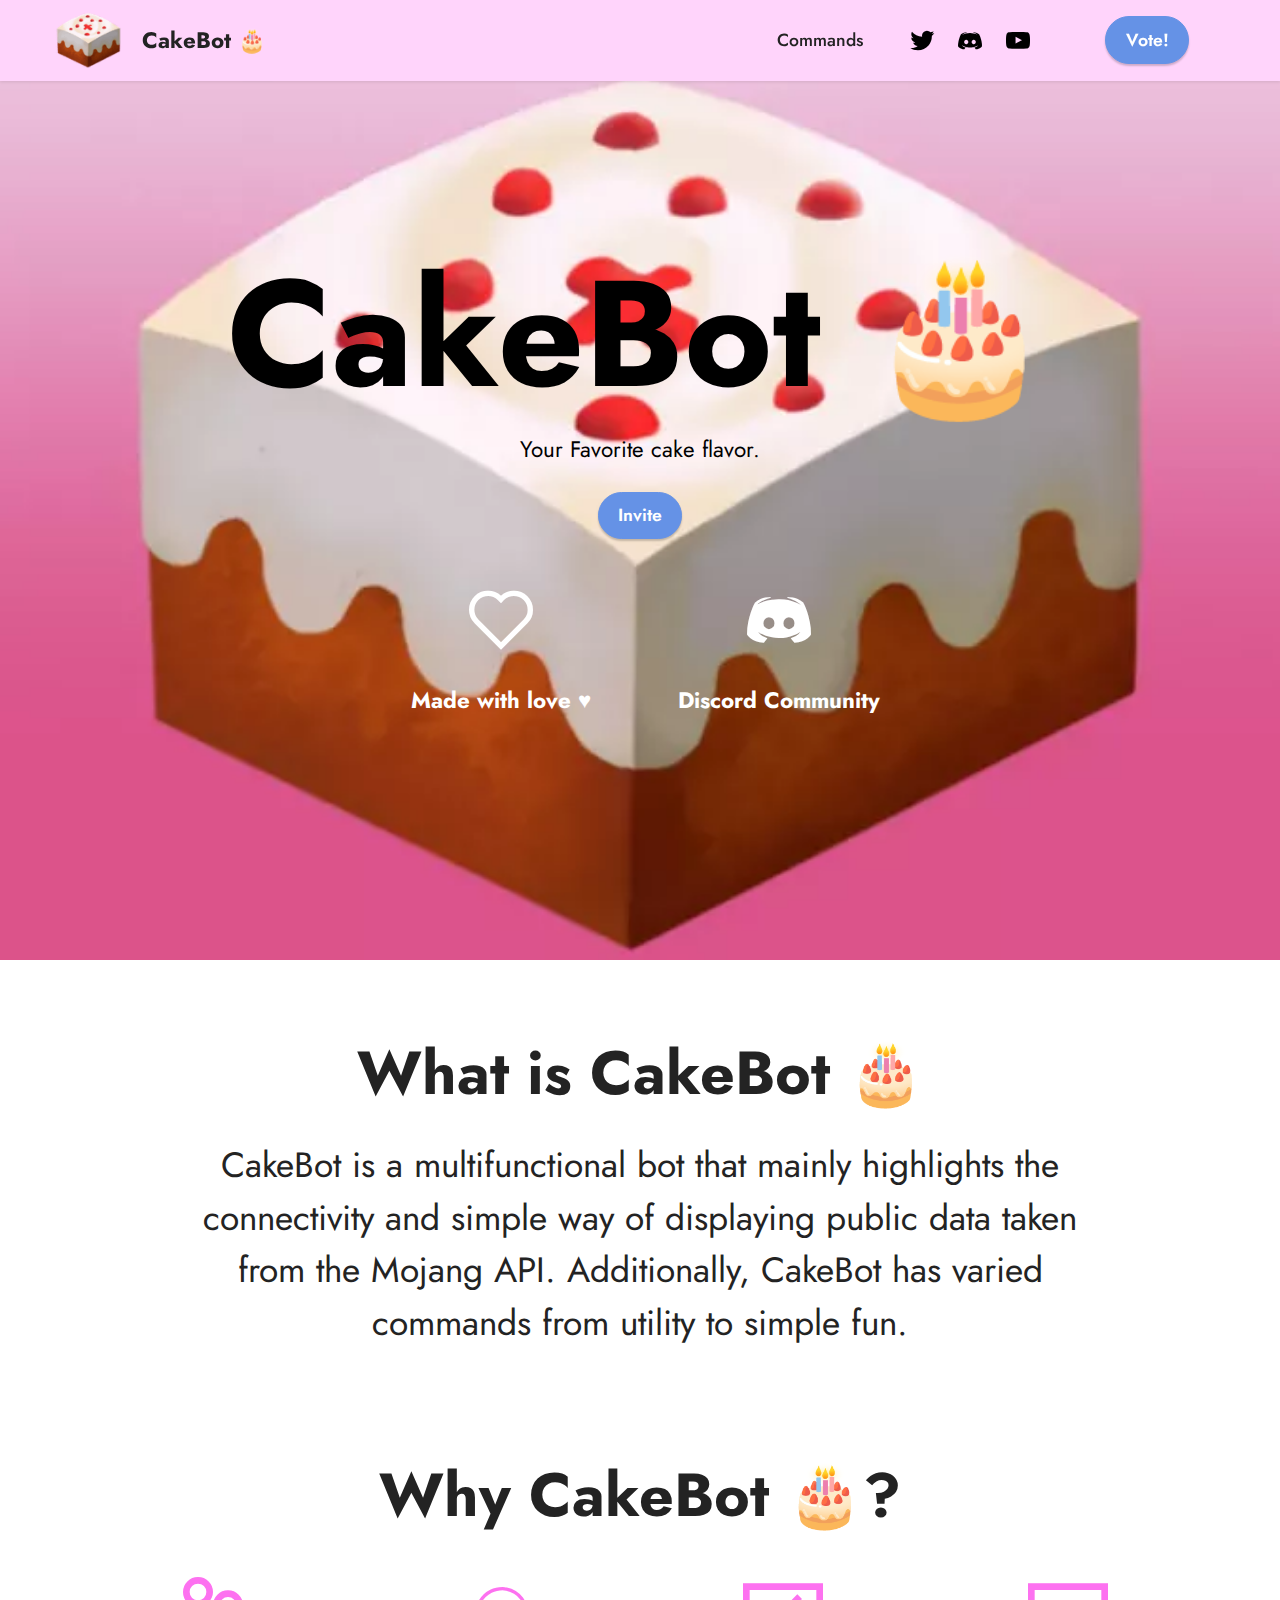
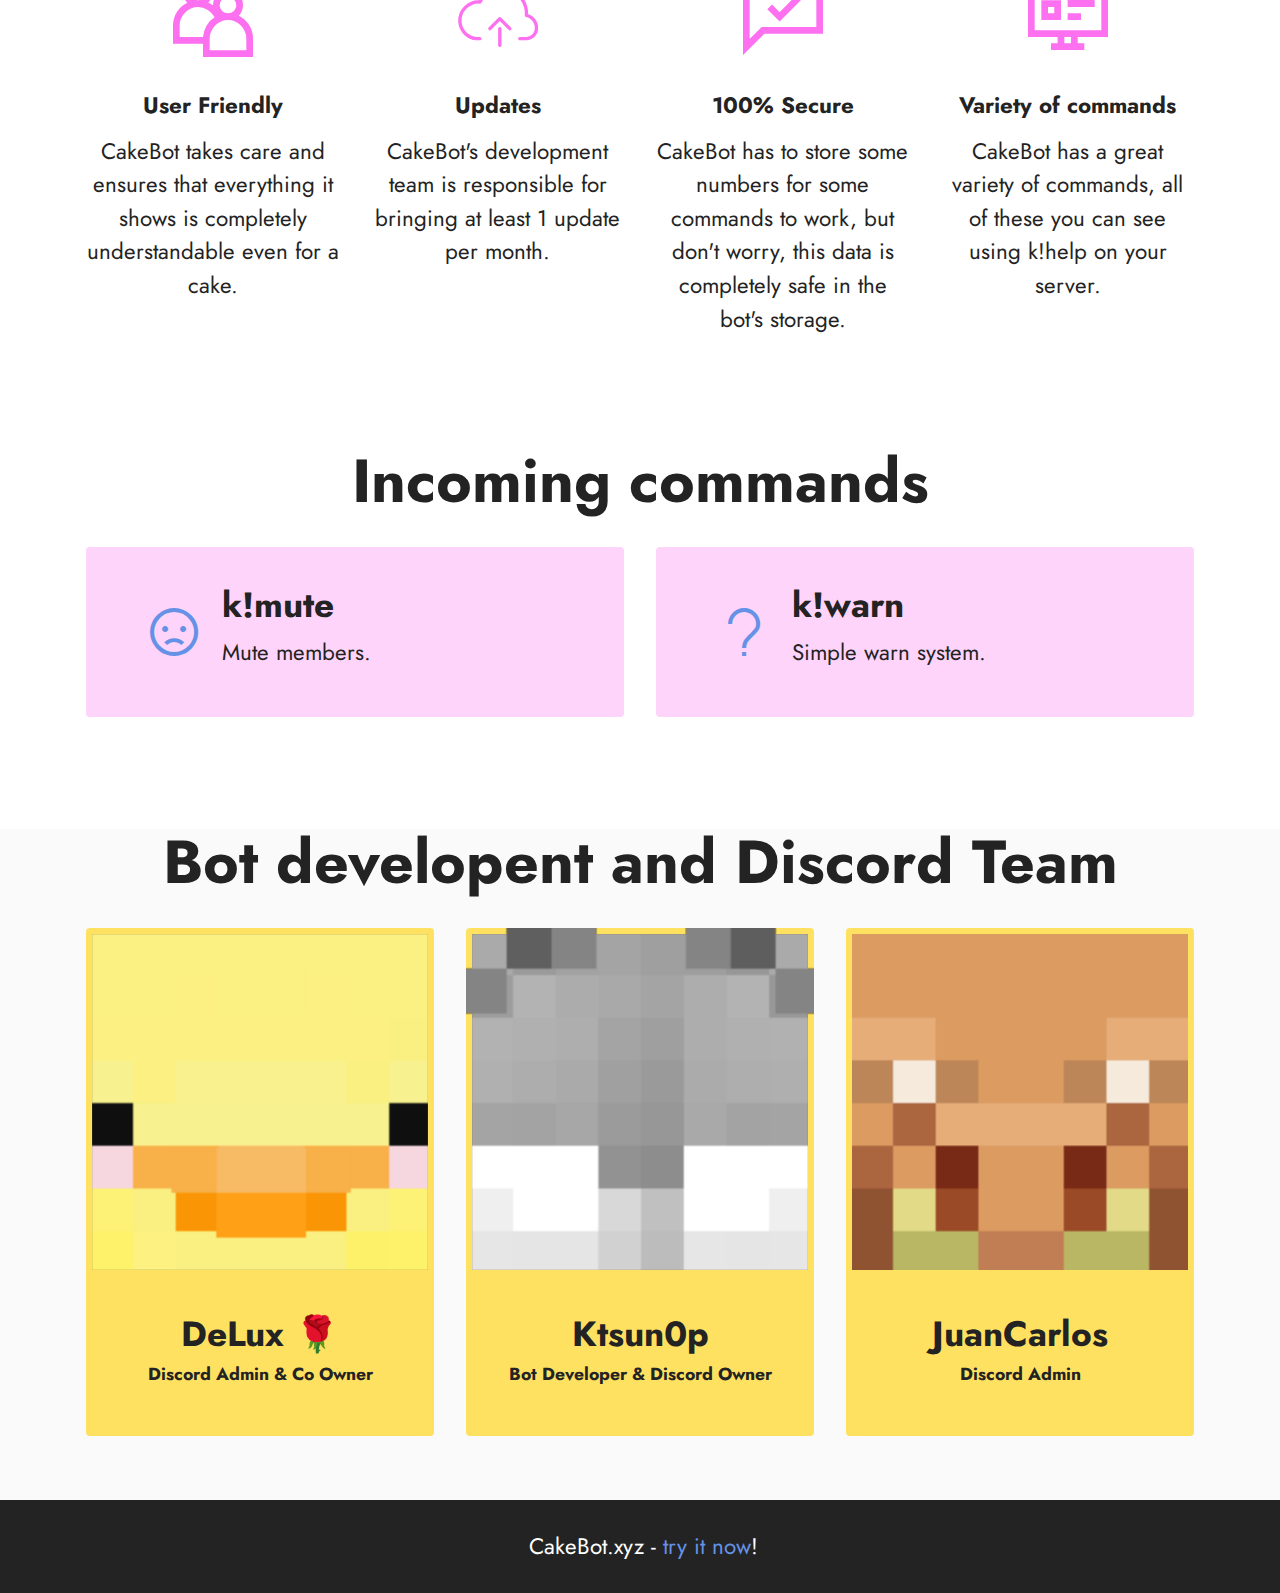
<file: home.html>
<!DOCTYPE html>
<html  >
<head>
  <meta charset="UTF-8">
  <meta http-equiv="X-UA-Compatible" content="IE=edge">
  <meta name="generator" content="Mobirise v5.2.0, mobirise.com">
  <meta name="viewport" content="width=device-width, initial-scale=1, minimum-scale=1">
  <link rel="shortcut icon" href="assets/images/logo-96x95.png" type="image/x-icon">
  <meta name="description" content="">
  
  
  <title>CakeBot 🎂</title>
  <link rel="stylesheet" href="assets/web/assets/mobirise-icons2/mobirise2.css">
  <link rel="stylesheet" href="assets/web/assets/mobirise-icons/mobirise-icons.css">
  <link rel="stylesheet" href="assets/tether/tether.min.css">
  <link rel="stylesheet" href="assets/bootstrap/css/bootstrap.min.css">
  <link rel="stylesheet" href="assets/bootstrap/css/bootstrap-grid.min.css">
  <link rel="stylesheet" href="assets/bootstrap/css/bootstrap-reboot.min.css">
  <link rel="stylesheet" href="assets/dropdown/css/style.css">
  <link rel="stylesheet" href="assets/socicon/css/styles.css">
  <link rel="stylesheet" href="assets/theme/css/style.css">
  <link rel="preload" as="style" href="assets/mobirise/css/mbr-additional.css"><link rel="stylesheet" href="assets/mobirise/css/mbr-additional.css" type="text/css">
  
  
  
  
</head>
<body>
  
  <section class="menu menu3 cid-snGxb3sb4b" once="menu" id="menu3-l">
    
    <nav class="navbar navbar-dropdown navbar-fixed-top navbar-expand-lg">
        <div class="container-fluid">
            <div class="navbar-brand">
                <span class="navbar-logo">
                    <a href="https://cakebot.xyz">
                        <img src="assets/images/logo-96x95.png" alt="https://cakebot.xyz" style="height: 5rem;">
                    </a>
                </span>
                <span class="navbar-caption-wrap"><a class="navbar-caption text-black text-primary display-7" href="https://cakebot.xyz">CakeBot 🎂</a></span>
            </div>
            <button class="navbar-toggler" type="button" data-toggle="collapse" data-target="#navbarSupportedContent" aria-controls="navbarNavAltMarkup" aria-expanded="false" aria-label="Toggle navigation">
                <div class="hamburger">
                    <span></span>
                    <span></span>
                    <span></span>
                    <span></span>
                </div>
            </button>
            <div class="collapse navbar-collapse" id="navbarSupportedContent">
                <ul class="navbar-nav nav-dropdown" data-app-modern-menu="true"><li class="nav-item"><a class="nav-link link text-black text-primary display-4" href="commands.html">Commands</a>
                    </li></ul>
                <div class="icons-menu">
                    <a class="iconfont-wrapper" href="https://twitter.com/Ktsun0" target="_blank">
                        <span class="p-2 mbr-iconfont socicon-twitter socicon"></span>
                    </a>
                    <a class="iconfont-wrapper" href="https://discord.gg/npP9AP2" target="_blank">
                        <span class="p-2 mbr-iconfont socicon-discord socicon"></span>
                    </a>
                    <a class="iconfont-wrapper" href="https://www.youtube.com/watch?v=dQw4w9WgXcQ" target="_blank">
                        <span class="p-2 mbr-iconfont socicon-youtube socicon"></span>
                    </a>
                    
                </div>
                <div class="navbar-buttons mbr-section-btn"><a class="btn btn-primary display-4" href="https://top.gg/bot/763116966566166558/vote" target="_blank">Vote!</a></div>
            </div>
        </div>
    </nav>
</section>

<section class="header19 cid-snGxehyNVQ mbr-fullscreen" id="header19-m">

    

    

    <div class="container">
        <div class="media-container">
            <div class="col-md-12 align-center">
                <h1 class="mbr-section-title mbr-white mbr-bold mbr-fonts-style mb-3 display-1">CakeBot 🎂</h1>
                <p class="mbr-text mbr-white mbr-fonts-style display-7">Your Favorite cake flavor.</p>
                <div class="mbr-section-btn align-center"><a class="btn btn-primary display-4" href="https://discord.com/oauth2/authorize?client_id=763116966566166558&permissions=8&scope=bot" target="_blank">Invite</a></div>

                <div class="row justify-content-center">
                    <div class="col-12 col-md-6 col-lg-3">
                        <div class="card-wrapper">
                            <div class="card-box align-center">
                                <span class="mbr-iconfont mobi-mbri-hearth mobi-mbri"></span>
                                <h4 class="card-title align-center mbr-black mbr-fonts-style display-7"><strong>Made with love ♥</strong></h4>
                            </div>
                        </div>
                    </div>
                    <div class="col-12 col-md-6 col-lg-3">
                        <div class="card-wrapper">
                            <div class="card-box align-center">
                                <a href="https://discord.gg/npP9AP2" target="_blank"><span class="mbr-iconfont socicon-discord socicon"></span></a>
                                <h4 class="card-title align-center mbr-black mbr-fonts-style display-7"><strong>Discord Community</strong></h4>
                            </div>
                        </div>
                    </div>
                    
                    
                </div>
            </div>
        </div>
    </div>
</section>

<section class="content4 cid-snK3Mw1rLN" id="content4-18">
    
    
    <div class="container">
        <div class="row justify-content-center">
            <div class="title col-md-12 col-lg-10">
                <h3 class="mbr-section-title mbr-fonts-style align-center mb-4 display-2"><strong>What is CakeBot 🎂</strong></h3>
                <h4 class="mbr-section-subtitle align-center mbr-fonts-style mb-4 display-5">CakeBot is a multifunctional bot that mainly highlights the connectivity and simple way of displaying public data taken from the Mojang API. Additionally, CakeBot has varied commands from utility to simple fun.</h4>
                
            </div>
        </div>
    </div>
</section>

<section class="features1 cid-snGIlqrkmc" id="features1-w">
    

    
    <div class="container">
        <div class="row">
            <div class="col-12">
                <h3 class="mbr-section-title mbr-fonts-style align-center mb-0 display-2"><strong>Why CakeBot 🎂?</strong></h3>
                
            </div>
        </div>
        <div class="row">
            <div class="card col-12 col-md-6 col-lg-3">
                <div class="card-wrapper">
                    <div class="card-box align-center">
                        <div class="iconfont-wrapper">
                            <span class="mbr-iconfont mobi-mbri-users mobi-mbri"></span>
                        </div>
                        <h5 class="card-title mbr-fonts-style display-7"><strong>User Friendly</strong></h5>
                        <p class="card-text mbr-fonts-style display-7">CakeBot takes care and ensures that everything it shows is completely understandable even for a cake.</p>
                    </div>
                </div>
            </div>
            <div class="card col-12 col-md-6 col-lg-3">
                <div class="card-wrapper">
                    <div class="card-box align-center">
                        <div class="iconfont-wrapper">
                            <span class="mbr-iconfont mbri-upload"></span>
                        </div>
                        <h5 class="card-title mbr-fonts-style display-7"><strong>Updates</strong></h5>
                        <p class="card-text mbr-fonts-style display-7">CakeBot's development team is responsible for bringing at least 1 update per month.</p>
                    </div>
                </div>
            </div>
            <div class="card col-12 col-md-6 col-lg-3">
                <div class="card-wrapper">
                    <div class="card-box align-center">
                        <div class="iconfont-wrapper">
                            <span class="mbr-iconfont mobi-mbri-cust-feedback mobi-mbri"></span>
                        </div>
                        <h5 class="card-title mbr-fonts-style display-7"><strong>100% Secure</strong></h5>
                        <p class="card-text mbr-fonts-style display-7">CakeBot has to store some numbers for some commands to work, but don't worry, this data is completely safe in the bot's storage.</p>
                    </div>
                </div>
            </div>
            <div class="card col-12 col-md-6 col-lg-3">
                <div class="card-wrapper">
                    <div class="card-box align-center">
                        <div class="iconfont-wrapper">
                            <span class="mbr-iconfont mobi-mbri-sites mobi-mbri"></span>
                        </div>
                        <h5 class="card-title mbr-fonts-style display-7"><strong>Variety of commands</strong></h5>
                        <p class="card-text mbr-fonts-style display-7">CakeBot has a great variety of commands, all of these you can see using k!help on your server.</p>
                    </div>
                </div>
            </div>
        </div>
    </div>
</section>

<section class="contacts2 cid-snK7bz8uaZ" id="contacts2-19">
    <!---->
    
    
    <div class="container">
        <div class="mbr-section-head">
            <h3 class="mbr-section-title mbr-fonts-style align-center mb-0 display-2"><strong>Incoming commands</strong></h3>
            
        </div>
        <div class="row justify-content-center mt-4">
            <div class="card col-12 col-md-6">
                <div class="card-wrapper">
                    <div class="image-wrapper">
                        <span class="mbr-iconfont mobi-mbri-sad-face mobi-mbri"></span>
                    </div>
                    <div class="text-wrapper">
                        <h6 class="card-title mbr-fonts-style mb-1 display-5"><strong>k!mute</strong></h6>
                        <p class="mbr-text mbr-fonts-style display-7">Mute members.</p>
                    </div>
                </div>
            </div>
            <div class="card col-12 col-md-6">
                <div class="card-wrapper">
                    <div class="image-wrapper">
                        <span class="mbr-iconfont mobi-mbri-question mobi-mbri"></span>
                    </div>
                    <div class="text-wrapper">
                        <h6 class="card-title mbr-fonts-style mb-1 display-5"><strong>k!warn</strong></h6>
                        <p class="mbr-text mbr-fonts-style display-7">Simple warn system.</p>
                    </div>
                </div>
            </div>
            
            
        </div>
    </div>
</section>

<section class="team1 cid-snGxsmAZkB" id="team1-q">
    

    
    <div class="container">
        <div class="row justify-content-center">
            <div class="col-12">
                <h3 class="mbr-section-title mbr-fonts-style align-center mb-4 display-2"><strong>Bot developent and Discord Team</strong></h3>
                
            </div>
            <div class="col-sm-6 col-lg-4">
                <div class="card-wrap">
                    <div class="image-wrap">
                        <img src="assets/images/7624b889e6594f8695744d69d8ea64b2-1-461x461.png" alt="">
                    </div>
                    <div class="content-wrap">
                        <h5 class="mbr-section-title card-title mbr-fonts-style align-center m-0 display-5"><strong>DeLux 🌹</strong></h5>
                        <h6 class="mbr-role mbr-fonts-style align-center mb-3 display-4"><strong>Discord Admin &amp; Co Owner</strong></h6>
                        
                        
                        
                    </div>
                </div>
            </div>

            <div class="col-sm-6 col-lg-4">
                <div class="card-wrap">
                    <div class="image-wrap">
                        <img src="assets/images/a85f21aeed444e2d987fd4a3007c56e3-2-461x461.png" alt="">
                    </div>
                    <div class="content-wrap">
                        <h5 class="mbr-section-title card-title mbr-fonts-style align-center m-0 display-5"><strong>Ktsun0p</strong></h5>
                        <h6 class="mbr-role mbr-fonts-style align-center mb-3 display-4"><strong>Bot Developer &amp; Discord Owner</strong></h6>
                        
                        
                        
                    </div>
                </div>
            </div>

            <div class="col-sm-6 col-lg-4">
                <div class="card-wrap">
                    <div class="image-wrap">
                        <img src="assets/images/117c3b23b9954c2a8934efd014a28dbd-512x512.png" alt="">
                    </div>
                    <div class="content-wrap">
                        <h5 class="mbr-section-title card-title mbr-fonts-style align-center m-0 display-5"><strong>JuanCarlos</strong></h5>
                        <h6 class="mbr-role mbr-fonts-style align-center mb-3 display-4"><strong>Discord Admin</strong></h6>
                        
                        
                        
                    </div>
                </div>
            </div>

            
        </div>
    </div>
</section>

<section class="footer7 cid-snGzwYT44Q" once="footers" id="footer7-s">

    

    

    <div class="container">
        <div class="media-container-row align-center mbr-white">
            <div class="col-12">
                <p class="mbr-text mb-0 mbr-fonts-style display-7">&nbsp;CakeBot.xyz -<a href="https://discord.com/oauth2/authorize?client_id=763116966566166558&permissions=8&scope=bot" class="text-primary" target="_blank"> try it now</a>!</p>
            </div>
        </div>
    </div>
</body>
</html>
</file>
<file: assets/web/assets/mobirise-icons2/mobirise2.css>
@font-face {
  font-family: 'Moririse2';
  font-display: swap;
  src:  url('mobirise2.eot?f2bix4');
  src:  url('mobirise2.eot?f2bix4#iefix') format('embedded-opentype'),
    url('mobirise2.ttf?f2bix4') format('truetype'),
    url('mobirise2.woff?f2bix4') format('woff'),
    url('mobirise2.svg?f2bix4#mobirise2') format('svg');
  font-weight: normal;
  font-style: normal;
}

[class^="mobi-"], [class*=" mobi-"] {
  /* use !important to prevent issues with browser extensions that change fonts */
  font-family: 'Moririse2' !important;
  speak: none;
  font-style: normal;
  font-weight: normal;
  font-variant: normal;
  text-transform: none;
  line-height: 1;

  /* Better Font Rendering =========== */
  -webkit-font-smoothing: antialiased;
  -moz-osx-font-smoothing: grayscale;
}

.mobi-mbri-add-submenu:before {
  content: "\e900";
}
.mobi-mbri-alert:before {
  content: "\e901";
}
.mobi-mbri-align-center:before {
  content: "\e902";
}
.mobi-mbri-align-justify:before {
  content: "\e903";
}
.mobi-mbri-align-left:before {
  content: "\e904";
}
.mobi-mbri-align-right:before {
  content: "\e905";
}
.mobi-mbri-android:before {
  content: "\e906";
}
.mobi-mbri-apple:before {
  content: "\e907";
}
.mobi-mbri-arrow-down:before {
  content: "\e908";
}
.mobi-mbri-arrow-next:before {
  content: "\e909";
}
.mobi-mbri-arrow-prev:before {
  content: "\e90a";
}
.mobi-mbri-arrow-up:before {
  content: "\e90b";
}
.mobi-mbri-bold:before {
  content: "\e90c";
}
.mobi-mbri-bookmark:before {
  content: "\e90d";
}
.mobi-mbri-bootstrap:before {
  content: "\e90e";
}
.mobi-mbri-briefcase:before {
  content: "\e90f";
}
.mobi-mbri-browse:before {
  content: "\e910";
}
.mobi-mbri-bulleted-list:before {
  content: "\e911";
}
.mobi-mbri-calendar:before {
  content: "\e912";
}
.mobi-mbri-camera:before {
  content: "\e913";
}
.mobi-mbri-cart-add:before {
  content: "\e914";
}
.mobi-mbri-cart-full:before {
  content: "\e915";
}
.mobi-mbri-cash:before {
  content: "\e916";
}
.mobi-mbri-change-style:before {
  content: "\e917";
}
.mobi-mbri-chat:before {
  content: "\e918";
}
.mobi-mbri-clock:before {
  content: "\e919";
}
.mobi-mbri-close:before {
  content: "\e91a";
}
.mobi-mbri-cloud:before {
  content: "\e91b";
}
.mobi-mbri-code:before {
  content: "\e91c";
}
.mobi-mbri-contact-form:before {
  content: "\e91d";
}
.mobi-mbri-credit-card:before {
  content: "\e91e";
}
.mobi-mbri-cursor-click:before {
  content: "\e91f";
}
.mobi-mbri-cust-feedback:before {
  content: "\e920";
}
.mobi-mbri-database:before {
  content: "\e921";
}
.mobi-mbri-delivery:before {
  content: "\e922";
}
.mobi-mbri-desktop:before {
  content: "\e923";
}
.mobi-mbri-devices:before {
  content: "\e924";
}
.mobi-mbri-down:before {
  content: "\e925";
}
.mobi-mbri-download-2:before {
  content: "\e926";
}
.mobi-mbri-download:before {
  content: "\e927";
}
.mobi-mbri-drag-n-drop-2:before {
  content: "\e928";
}
.mobi-mbri-drag-n-drop:before {
  content: "\e929";
}
.mobi-mbri-edit-2:before {
  content: "\e92a";
}
.mobi-mbri-edit:before {
  content: "\e92b";
}
.mobi-mbri-error:before {
  content: "\e92c";
}
.mobi-mbri-extension:before {
  content: "\e92d";
}
.mobi-mbri-features:before {
  content: "\e92e";
}
.mobi-mbri-file:before {
  content: "\e92f";
}
.mobi-mbri-flag:before {
  content: "\e930";
}
.mobi-mbri-folder:before {
  content: "\e931";
}
.mobi-mbri-gift:before {
  content: "\e932";
}
.mobi-mbri-github:before {
  content: "\e933";
}
.mobi-mbri-globe-2:before {
  content: "\e934";
}
.mobi-mbri-globe:before {
  content: "\e935";
}
.mobi-mbri-growing-chart:before {
  content: "\e936";
}
.mobi-mbri-hearth:before {
  content: "\e937";
}
.mobi-mbri-help:before {
  content: "\e938";
}
.mobi-mbri-home:before {
  content: "\e939";
}
.mobi-mbri-hot-cup:before {
  content: "\e93a";
}
.mobi-mbri-idea:before {
  content: "\e93b";
}
.mobi-mbri-image-gallery:before {
  content: "\e93c";
}
.mobi-mbri-image-slider:before {
  content: "\e93d";
}
.mobi-mbri-info:before {
  content: "\e93e";
}
.mobi-mbri-italic:before {
  content: "\e93f";
}
.mobi-mbri-key:before {
  content: "\e940";
}
.mobi-mbri-laptop:before {
  content: "\e941";
}
.mobi-mbri-layers:before {
  content: "\e942";
}
.mobi-mbri-left-right:before {
  content: "\e943";
}
.mobi-mbri-left:before {
  content: "\e944";
}
.mobi-mbri-letter:before {
  content: "\e945";
}
.mobi-mbri-like:before {
  content: "\e946";
}
.mobi-mbri-link:before {
  content: "\e947";
}
.mobi-mbri-lock:before {
  content: "\e948";
}
.mobi-mbri-login:before {
  content: "\e949";
}
.mobi-mbri-logout:before {
  content: "\e94a";
}
.mobi-mbri-magic-stick:before {
  content: "\e94b";
}
.mobi-mbri-map-pin:before {
  content: "\e94c";
}
.mobi-mbri-menu:before {
  content: "\e94d";
}
.mobi-mbri-mobile-2:before {
  content: "\e94e";
}
.mobi-mbri-mobile-horizontal:before {
  content: "\e94f";
}
.mobi-mbri-mobile:before {
  content: "\e950";
}
.mobi-mbri-mobirise:before {
  content: "\e951";
}
.mobi-mbri-more-horizontal:before {
  content: "\e952";
}
.mobi-mbri-more-vertical:before {
  content: "\e953";
}
.mobi-mbri-music:before {
  content: "\e954";
}
.mobi-mbri-new-file:before {
  content: "\e955";
}
.mobi-mbri-numbered-list:before {
  content: "\e956";
}
.mobi-mbri-opened-folder:before {
  content: "\e957";
}
.mobi-mbri-pages:before {
  content: "\e958";
}
.mobi-mbri-paper-plane:before {
  content: "\e959";
}
.mobi-mbri-paperclip:before {
  content: "\e95a";
}
.mobi-mbri-phone:before {
  content: "\e95b";
}
.mobi-mbri-photo:before {
  content: "\e95c";
}
.mobi-mbri-photos:before {
  content: "\e95d";
}
.mobi-mbri-pin:before {
  content: "\e95e";
}
.mobi-mbri-play:before {
  content: "\e95f";
}
.mobi-mbri-plus:before {
  content: "\e960";
}
.mobi-mbri-preview:before {
  content: "\e961";
}
.mobi-mbri-print:before {
  content: "\e962";
}
.mobi-mbri-protect:before {
  content: "\e963";
}
.mobi-mbri-question:before {
  content: "\e964";
}
.mobi-mbri-quote-left:before {
  content: "\e965";
}
.mobi-mbri-quote-right:before {
  content: "\e966";
}
.mobi-mbri-redo:before {
  content: "\e967";
}
.mobi-mbri-refresh:before {
  content: "\e968";
}
.mobi-mbri-responsive-2:before {
  content: "\e969";
}
.mobi-mbri-responsive:before {
  content: "\e96a";
}
.mobi-mbri-right:before {
  content: "\e96b";
}
.mobi-mbri-rocket:before {
  content: "\e96c";
}
.mobi-mbri-sad-face:before {
  content: "\e96d";
}
.mobi-mbri-sale:before {
  content: "\e96e";
}
.mobi-mbri-save:before {
  content: "\e96f";
}
.mobi-mbri-search:before {
  content: "\e970";
}
.mobi-mbri-setting-2:before {
  content: "\e971";
}
.mobi-mbri-setting-3:before {
  content: "\e972";
}
.mobi-mbri-setting:before {
  content: "\e973";
}
.mobi-mbri-share:before {
  content: "\e974";
}
.mobi-mbri-shopping-bag:before {
  content: "\e975";
}
.mobi-mbri-shopping-basket:before {
  content: "\e976";
}
.mobi-mbri-shopping-cart:before {
  content: "\e977";
}
.mobi-mbri-sites:before {
  content: "\e978";
}
.mobi-mbri-smile-face:before {
  content: "\e979";
}
.mobi-mbri-speed:before {
  content: "\e97a";
}
.mobi-mbri-star:before {
  content: "\e97b";
}
.mobi-mbri-success:before {
  content: "\e97c";
}
.mobi-mbri-sun:before {
  content: "\e97d";
}
.mobi-mbri-sun2:before {
  content: "\e97e";
}
.mobi-mbri-tablet-vertical:before {
  content: "\e97f";
}
.mobi-mbri-tablet:before {
  content: "\e980";
}
.mobi-mbri-target:before {
  content: "\e981";
}
.mobi-mbri-timer:before {
  content: "\e982";
}
.mobi-mbri-to-ftp:before {
  content: "\e983";
}
.mobi-mbri-to-local-drive:before {
  content: "\e984";
}
.mobi-mbri-touch-swipe:before {
  content: "\e985";
}
.mobi-mbri-touch:before {
  content: "\e986";
}
.mobi-mbri-trash:before {
  content: "\e987";
}
.mobi-mbri-underline:before {
  content: "\e988";
}
.mobi-mbri-undo:before {
  content: "\e989";
}
.mobi-mbri-unlink:before {
  content: "\e98a";
}
.mobi-mbri-unlock:before {
  content: "\e98b";
}
.mobi-mbri-up-down:before {
  content: "\e98c";
}
.mobi-mbri-up:before {
  content: "\e98d";
}
.mobi-mbri-update:before {
  content: "\e98e";
}
.mobi-mbri-upload-2:before {
  content: "\e98f";
}
.mobi-mbri-upload:before {
  content: "\e990";
}
.mobi-mbri-user-2:before {
  content: "\e991";
}
.mobi-mbri-user:before {
  content: "\e992";
}
.mobi-mbri-users:before {
  content: "\e993";
}
.mobi-mbri-video-play:before {
  content: "\e994";
}
.mobi-mbri-video:before {
  content: "\e995";
}
.mobi-mbri-watch:before {
  content: "\e996";
}
.mobi-mbri-website-theme-2:before {
  content: "\e997";
}
.mobi-mbri-website-theme:before {
  content: "\e998";
}
.mobi-mbri-wifi:before {
  content: "\e999";
}
.mobi-mbri-windows:before {
  content: "\e99a";
}
.mobi-mbri-zoom-in:before {
  content: "\e99b";
}
.mobi-mbri-zoom-out:before {
  content: "\e99c";
}
</file>
<file: assets/web/assets/mobirise-icons/mobirise-icons.css>
@font-face {
  font-family: 'MobiriseIcons';
  src:  url('mobirise-icons.eot?spat4u');
  src:  url('mobirise-icons.eot?spat4u#iefix') format('embedded-opentype'),
    url('mobirise-icons.ttf?spat4u') format('truetype'),
    url('mobirise-icons.woff?spat4u') format('woff'),
    url('mobirise-icons.svg?spat4u#MobiriseIcons') format('svg');
  font-weight: normal;
  font-style: normal;
  font-display: swap;
}

[class^="mbri-"], [class*=" mbri-"] {
  /* use !important to prevent issues with browser extensions that change fonts */
  font-family: MobiriseIcons !important;
  speak: none;
  font-style: normal;
  font-weight: normal;
  font-variant: normal;
  text-transform: none;
  line-height: 1;

  /* Better Font Rendering =========== */
  -webkit-font-smoothing: antialiased;
  -moz-osx-font-smoothing: grayscale;
}

.mbri-add-submenu:before {
  content: "\e900";
}
.mbri-alert:before {
  content: "\e901";
}
.mbri-align-center:before {
  content: "\e902";
}
.mbri-align-justify:before {
  content: "\e903";
}
.mbri-align-left:before {
  content: "\e904";
}
.mbri-align-right:before {
  content: "\e905";
}
.mbri-android:before {
  content: "\e906";
}
.mbri-apple:before {
  content: "\e907";
}
.mbri-arrow-down:before {
  content: "\e908";
}
.mbri-arrow-next:before {
  content: "\e909";
}
.mbri-arrow-prev:before {
  content: "\e90a";
}
.mbri-arrow-up:before {
  content: "\e90b";
}
.mbri-bold:before {
  content: "\e90c";
}
.mbri-bookmark:before {
  content: "\e90d";
}
.mbri-bootstrap:before {
  content: "\e90e";
}
.mbri-briefcase:before {
  content: "\e90f";
}
.mbri-browse:before {
  content: "\e910";
}
.mbri-bulleted-list:before {
  content: "\e911";
}
.mbri-calendar:before {
  content: "\e912";
}
.mbri-camera:before {
  content: "\e913";
}
.mbri-cart-add:before {
  content: "\e914";
}
.mbri-cart-full:before {
  content: "\e915";
}
.mbri-cash:before {
  content: "\e916";
}
.mbri-change-style:before {
  content: "\e917";
}
.mbri-chat:before {
  content: "\e918";
}
.mbri-clock:before {
  content: "\e919";
}
.mbri-close:before {
  content: "\e91a";
}
.mbri-cloud:before {
  content: "\e91b";
}
.mbri-code:before {
  content: "\e91c";
}
.mbri-contact-form:before {
  content: "\e91d";
}
.mbri-credit-card:before {
  content: "\e91e";
}
.mbri-cursor-click:before {
  content: "\e91f";
}
.mbri-cust-feedback:before {
  content: "\e920";
}
.mbri-database:before {
  content: "\e921";
}
.mbri-delivery:before {
  content: "\e922";
}
.mbri-desktop:before {
  content: "\e923";
}
.mbri-devices:before {
  content: "\e924";
}
.mbri-down:before {
  content: "\e925";
}
.mbri-download:before {
  content: "\e989";
}
.mbri-drag-n-drop:before {
  content: "\e927";
}
.mbri-drag-n-drop2:before {
  content: "\e928";
}
.mbri-edit:before {
  content: "\e929";
}
.mbri-edit2:before {
  content: "\e92a";
}
.mbri-error:before {
  content: "\e92b";
}
.mbri-extension:before {
  content: "\e92c";
}
.mbri-features:before {
  content: "\e92d";
}
.mbri-file:before {
  content: "\e92e";
}
.mbri-flag:before {
  content: "\e92f";
}
.mbri-folder:before {
  content: "\e930";
}
.mbri-gift:before {
  content: "\e931";
}
.mbri-github:before {
  content: "\e932";
}
.mbri-globe:before {
  content: "\e933";
}
.mbri-globe-2:before {
  content: "\e934";
}
.mbri-growing-chart:before {
  content: "\e935";
}
.mbri-hearth:before {
  content: "\e936";
}
.mbri-help:before {
  content: "\e937";
}
.mbri-home:before {
  content: "\e938";
}
.mbri-hot-cup:before {
  content: "\e939";
}
.mbri-idea:before {
  content: "\e93a";
}
.mbri-image-gallery:before {
  content: "\e93b";
}
.mbri-image-slider:before {
  content: "\e93c";
}
.mbri-info:before {
  content: "\e93d";
}
.mbri-italic:before {
  content: "\e93e";
}
.mbri-key:before {
  content: "\e93f";
}
.mbri-laptop:before {
  content: "\e940";
}
.mbri-layers:before {
  content: "\e941";
}
.mbri-left-right:before {
  content: "\e942";
}
.mbri-left:before {
  content: "\e943";
}
.mbri-letter:before {
  content: "\e944";
}
.mbri-like:before {
  content: "\e945";
}
.mbri-link:before {
  content: "\e946";
}
.mbri-lock:before {
  content: "\e947";
}
.mbri-login:before {
  content: "\e948";
}
.mbri-logout:before {
  content: "\e949";
}
.mbri-magic-stick:before {
  content: "\e94a";
}
.mbri-map-pin:before {
  content: "\e94b";
}
.mbri-menu:before {
  content: "\e94c";
}
.mbri-mobile:before {
  content: "\e94d";
}
.mbri-mobile2:before {
  content: "\e94e";
}
.mbri-mobirise:before {
  content: "\e94f";
}
.mbri-more-horizontal:before {
  content: "\e950";
}
.mbri-more-vertical:before {
  content: "\e951";
}
.mbri-music:before {
  content: "\e952";
}
.mbri-new-file:before {
  content: "\e953";
}
.mbri-numbered-list:before {
  content: "\e954";
}
.mbri-opened-folder:before {
  content: "\e955";
}
.mbri-pages:before {
  content: "\e956";
}
.mbri-paper-plane:before {
  content: "\e957";
}
.mbri-paperclip:before {
  content: "\e958";
}
.mbri-photo:before {
  content: "\e959";
}
.mbri-photos:before {
  content: "\e95a";
}
.mbri-pin:before {
  content: "\e95b";
}
.mbri-play:before {
  content: "\e95c";
}
.mbri-plus:before {
  content: "\e95d";
}
.mbri-preview:before {
  content: "\e95e";
}
.mbri-print:before {
  content: "\e95f";
}
.mbri-protect:before {
  content: "\e960";
}
.mbri-question:before {
  content: "\e961";
}
.mbri-quote-left:before {
  content: "\e962";
}
.mbri-quote-right:before {
  content: "\e963";
}
.mbri-refresh:before {
  content: "\e964";
}
.mbri-responsive:before {
  content: "\e965";
}
.mbri-right:before {
  content: "\e966";
}
.mbri-rocket:before {
  content: "\e967";
}
.mbri-sad-face:before {
  content: "\e968";
}
.mbri-sale:before {
  content: "\e969";
}
.mbri-save:before {
  content: "\e96a";
}
.mbri-search:before {
  content: "\e96b";
}
.mbri-setting:before {
  content: "\e96c";
}
.mbri-setting2:before {
  content: "\e96d";
}
.mbri-setting3:before {
  content: "\e96e";
}
.mbri-share:before {
  content: "\e96f";
}
.mbri-shopping-bag:before {
  content: "\e970";
}
.mbri-shopping-basket:before {
  content: "\e971";
}
.mbri-shopping-cart:before {
  content: "\e972";
}
.mbri-sites:before {
  content: "\e973";
}
.mbri-smile-face:before {
  content: "\e974";
}
.mbri-speed:before {
  content: "\e975";
}
.mbri-star:before {
  content: "\e976";
}
.mbri-success:before {
  content: "\e977";
}
.mbri-sun:before {
  content: "\e978";
}
.mbri-sun2:before {
  content: "\e979";
}
.mbri-tablet:before {
  content: "\e97a";
}
.mbri-tablet-vertical:before {
  content: "\e97b";
}
.mbri-target:before {
  content: "\e97c";
}
.mbri-timer:before {
  content: "\e97d";
}
.mbri-to-ftp:before {
  content: "\e97e";
}
.mbri-to-local-drive:before {
  content: "\e97f";
}
.mbri-touch-swipe:before {
  content: "\e980";
}
.mbri-touch:before {
  content: "\e981";
}
.mbri-trash:before {
  content: "\e982";
}
.mbri-underline:before {
  content: "\e983";
}
.mbri-unlink:before {
  content: "\e984";
}
.mbri-unlock:before {
  content: "\e985";
}
.mbri-up-down:before {
  content: "\e986";
}
.mbri-up:before {
  content: "\e987";
}
.mbri-update:before {
  content: "\e988";
}
.mbri-upload:before {
 content: "\e926"; 
}
.mbri-user:before {
  content: "\e98a";
}
.mbri-user2:before {
  content: "\e98b";
}
.mbri-users:before {
  content: "\e98c";
}
.mbri-video:before {
  content: "\e98d";
}
.mbri-video-play:before {
  content: "\e98e";
}
.mbri-watch:before {
  content: "\e98f";
}
.mbri-website-theme:before {
  content: "\e990";
}
.mbri-wifi:before {
  content: "\e991";
}
.mbri-windows:before {
  content: "\e992";
}
.mbri-zoom-out:before {
  content: "\e993";
}
.mbri-redo:before {
  content: "\e994";
}
.mbri-undo:before {
  content: "\e995";
}
</file>
<file: assets/dropdown/css/style.css>
.navbar-dropdown {
  left: 0;
  padding: 0;
  position: absolute;
  right: 0;
  top: 0;
  transition: all 0.45s ease;
  z-index: 1030;
  background: #282828; }
  .navbar-dropdown .navbar-logo {
    margin-right: 0.8rem;
    transition: margin 0.3s ease-in-out;
    vertical-align: middle; }
    .navbar-dropdown .navbar-logo img {
      height: 3.125rem;
      transition: all 0.3s ease-in-out; }
    .navbar-dropdown .navbar-logo.mbr-iconfont {
      font-size: 3.125rem;
      line-height: 3.125rem; }
  .navbar-dropdown .navbar-caption {
    font-weight: 700;
    white-space: normal;
    vertical-align: -4px;
    line-height: 3.125rem !important; }
    .navbar-dropdown .navbar-caption, .navbar-dropdown .navbar-caption:hover {
      color: inherit;
      text-decoration: none; }
  .navbar-dropdown .mbr-iconfont + .navbar-caption {
    vertical-align: -1px; }
  .navbar-dropdown.navbar-fixed-top {
    position: fixed; }
  .navbar-dropdown .navbar-brand span {
    vertical-align: -4px; }
  .navbar-dropdown.bg-color.transparent {
    background: none; }
  .navbar-dropdown.navbar-short .navbar-brand {
    padding: 0.625rem 0; }
    .navbar-dropdown.navbar-short .navbar-brand span {
      vertical-align: -1px; }
  .navbar-dropdown.navbar-short .navbar-caption {
    line-height: 2.375rem !important;
    vertical-align: -2px; }
  .navbar-dropdown.navbar-short .navbar-logo {
    margin-right: 0.5rem; }
    .navbar-dropdown.navbar-short .navbar-logo img {
      height: 2.375rem; }
    .navbar-dropdown.navbar-short .navbar-logo.mbr-iconfont {
      font-size: 2.375rem;
      line-height: 2.375rem; }
  .navbar-dropdown.navbar-short .mbr-table-cell {
    height: 3.625rem; }
  .navbar-dropdown .navbar-close {
    left: 0.6875rem;
    position: fixed;
    top: 0.75rem;
    z-index: 1000; }
  .navbar-dropdown .hamburger-icon {
    content: "";
    display: inline-block;
    vertical-align: middle;
    width: 16px;
    -webkit-box-shadow: 0 -6px 0 1px #282828,0 0 0 1px #282828,0 6px 0 1px #282828;
    -moz-box-shadow: 0 -6px 0 1px #282828,0 0 0 1px #282828,0 6px 0 1px #282828;
    box-shadow: 0 -6px 0 1px #282828,0 0 0 1px #282828,0 6px 0 1px #282828; }

.dropdown-menu .dropdown-toggle[data-toggle="dropdown-submenu"]::after {
  border-bottom: 0.35em solid transparent;
  border-left: 0.35em solid;
  border-right: 0;
  border-top: 0.35em solid transparent;
  margin-left: 0.3rem; }

.dropdown-menu .dropdown-item:focus {
  outline: 0; }

.nav-dropdown {
  font-size: 0.75rem;
  font-weight: 500;
  height: auto !important; }
  .nav-dropdown .nav-btn {
    padding-left: 1rem; }
  .nav-dropdown .link {
    margin: .667em 1.667em;
    font-weight: 500;
    padding: 0;
    transition: color .2s ease-in-out; }
    .nav-dropdown .link.dropdown-toggle {
      margin-right: 2.583em; }
      .nav-dropdown .link.dropdown-toggle::after {
        margin-left: .25rem;
        border-top: 0.35em solid;
        border-right: 0.35em solid transparent;
        border-left: 0.35em solid transparent;
        border-bottom: 0; }
      .nav-dropdown .link.dropdown-toggle[aria-expanded="true"] {
        margin: 0;
        padding: 0.667em 3.263em  0.667em 1.667em; }
  .nav-dropdown .link::after,
  .nav-dropdown .dropdown-item::after {
    color: inherit; }
  .nav-dropdown .btn {
    font-size: 0.75rem;
    font-weight: 700;
    letter-spacing: 0;
    margin-bottom: 0;
    padding-left: 1.25rem;
    padding-right: 1.25rem; }
  .nav-dropdown .dropdown-menu {
    border-radius: 0;
    border: 0;
    left: 0;
    margin: 0;
    padding-bottom: 1.25rem;
    padding-top: 1.25rem;
    position: relative; }
  .nav-dropdown .dropdown-submenu {
    margin-left: 0.125rem;
    top: 0; }
  .nav-dropdown .dropdown-item {
    font-weight: 500;
    line-height: 2;
    padding: 0.3846em 4.615em 0.3846em 1.5385em;
    position: relative;
    transition: color .2s ease-in-out, background-color .2s ease-in-out; }
    .nav-dropdown .dropdown-item::after {
      margin-top: -0.3077em;
      position: absolute;
      right: 1.1538em;
      top: 50%; }
    .nav-dropdown .dropdown-item:focus, .nav-dropdown .dropdown-item:hover {
      background: none; }

@media (max-width: 767px) {
  .nav-dropdown.navbar-toggleable-sm {
    bottom: 0;
    display: none;
    left: 0;
    overflow-x: hidden;
    position: fixed;
    top: 0;
    transform: translateX(-100%);
    -ms-transform: translateX(-100%);
    -webkit-transform: translateX(-100%);
    width: 18.75rem;
    z-index: 999; } }
.nav-dropdown.navbar-toggleable-xl {
  bottom: 0;
  display: none;
  left: 0;
  overflow-x: hidden;
  position: fixed;
  top: 0;
  transform: translateX(-100%);
  -ms-transform: translateX(-100%);
  -webkit-transform: translateX(-100%);
  width: 18.75rem;
  z-index: 999; }

.nav-dropdown-sm {
  display: block !important;
  overflow-x: hidden;
  overflow: auto;
  padding-top: 3.875rem; }
  .nav-dropdown-sm::after {
    content: "";
    display: block;
    height: 3rem;
    width: 100%; }
  .nav-dropdown-sm.collapse.in ~ .navbar-close {
    display: block !important; }
  .nav-dropdown-sm.collapsing, .nav-dropdown-sm.collapse.in {
    transform: translateX(0);
    -ms-transform: translateX(0);
    -webkit-transform: translateX(0);
    transition: all 0.25s ease-out;
    -webkit-transition: all 0.25s ease-out;
    background: #282828; }
  .nav-dropdown-sm.collapsing[aria-expanded="false"] {
    transform: translateX(-100%);
    -ms-transform: translateX(-100%);
    -webkit-transform: translateX(-100%); }
  .nav-dropdown-sm .nav-item {
    display: block;
    margin-left: 0 !important;
    padding-left: 0; }
  .nav-dropdown-sm .link,
  .nav-dropdown-sm .dropdown-item {
    border-top: 1px dotted rgba(255, 255, 255, 0.1);
    font-size: 0.8125rem;
    line-height: 1.6;
    margin: 0 !important;
    padding: 0.875rem 2.4rem 0.875rem 1.5625rem !important;
    position: relative;
    white-space: normal; }
    .nav-dropdown-sm .link:focus, .nav-dropdown-sm .link:hover,
    .nav-dropdown-sm .dropdown-item:focus,
    .nav-dropdown-sm .dropdown-item:hover {
      background: rgba(0, 0, 0, 0.2) !important;
      color: #c0a375; }
  .nav-dropdown-sm .nav-btn {
    position: relative;
    padding: 1.5625rem 1.5625rem 0 1.5625rem; }
    .nav-dropdown-sm .nav-btn::before {
      border-top: 1px dotted rgba(255, 255, 255, 0.1);
      content: "";
      left: 0;
      position: absolute;
      top: 0;
      width: 100%; }
    .nav-dropdown-sm .nav-btn + .nav-btn {
      padding-top: 0.625rem; }
      .nav-dropdown-sm .nav-btn + .nav-btn::before {
        display: none; }
  .nav-dropdown-sm .btn {
    padding: 0.625rem 0; }
  .nav-dropdown-sm .dropdown-toggle[data-toggle="dropdown-submenu"]::after {
    margin-left: .25rem;
    border-top: 0.35em solid;
    border-right: 0.35em solid transparent;
    border-left: 0.35em solid transparent;
    border-bottom: 0; }
  .nav-dropdown-sm .dropdown-toggle[data-toggle="dropdown-submenu"][aria-expanded="true"]::after {
    border-top: 0;
    border-right: 0.35em solid transparent;
    border-left: 0.35em solid transparent;
    border-bottom: 0.35em solid; }
  .nav-dropdown-sm .dropdown-menu {
    margin: 0;
    padding: 0;
    position: relative;
    top: 0;
    left: 0;
    width: 100%;
    border: 0;
    float: none;
    border-radius: 0;
    background: none; }
  .nav-dropdown-sm .dropdown-submenu {
    left: 100%;
    margin-left: 0.125rem;
    margin-top: -1.25rem;
    top: 0; }

.navbar-toggleable-sm .nav-dropdown .dropdown-menu {
  position: absolute; }

.navbar-toggleable-sm .nav-dropdown .dropdown-submenu {
  left: 100%;
  margin-left: 0.125rem;
  margin-top: -1.25rem;
  top: 0; }

.navbar-toggleable-sm.opened .nav-dropdown .dropdown-menu {
  position: relative; }

.navbar-toggleable-sm.opened .nav-dropdown .dropdown-submenu {
  left: 0;
  margin-left: 00rem;
  margin-top: 0rem;
  top: 0; }

.is-builder .nav-dropdown.collapsing {
  transition: none !important; }

/*# sourceMappingURL=style.css.map */
</file>
<file: assets/socicon/css/styles.css>
@charset "UTF-8";

@font-face {
  font-family: 'Socicon';
  src:  url('../fonts/socicon.eot');
  src:  url('../fonts/socicon.eot?#iefix') format('embedded-opentype'),
    url('../fonts/socicon.woff2') format('woff2'),
    url('../fonts/socicon.ttf') format('truetype'),
    url('../fonts/socicon.woff') format('woff'),
    url('../fonts/socicon.svg#socicon') format('svg');
  font-weight: normal;
  font-style: normal;
}

[data-icon]:before {
  font-family: "socicon" !important;
  content: attr(data-icon);
  font-style: normal !important;
  font-weight: normal !important;
  font-variant: normal !important;
  text-transform: none !important;
  speak: none;
  line-height: 1;
  -webkit-font-smoothing: antialiased;
  -moz-osx-font-smoothing: grayscale;
}

[class^="socicon-"], [class*=" socicon-"] {
  /* use !important to prevent issues with browser extensions that change fonts */
  font-family: 'Socicon' !important;
  speak: none;
  font-style: normal;
  font-weight: normal;
  font-variant: normal;
  text-transform: none;
  line-height: 1;

  /* Better Font Rendering =========== */
  -webkit-font-smoothing: antialiased;
  -moz-osx-font-smoothing: grayscale;
}

.socicon-eitaa:before {
  content: "\e97c";
}
.socicon-soroush:before {
  content: "\e97d";
}
.socicon-bale:before {
  content: "\e97e";
}
.socicon-zazzle:before {
  content: "\e97b";
}
.socicon-society6:before {
  content: "\e97a";
}
.socicon-redbubble:before {
  content: "\e979";
}
.socicon-avvo:before {
  content: "\e978";
}
.socicon-stitcher:before {
  content: "\e977";
}
.socicon-googlehangouts:before {
  content: "\e974";
}
.socicon-dlive:before {
  content: "\e975";
}
.socicon-vsco:before {
  content: "\e976";
}
.socicon-flipboard:before {
  content: "\e973";
}
.socicon-ubuntu:before {
  content: "\e958";
}
.socicon-artstation:before {
  content: "\e959";
}
.socicon-invision:before {
  content: "\e95a";
}
.socicon-torial:before {
  content: "\e95b";
}
.socicon-collectorz:before {
  content: "\e95c";
}
.socicon-seenthis:before {
  content: "\e95d";
}
.socicon-googleplaymusic:before {
  content: "\e95e";
}
.socicon-debian:before {
  content: "\e95f";
}
.socicon-filmfreeway:before {
  content: "\e960";
}
.socicon-gnome:before {
  content: "\e961";
}
.socicon-itchio:before {
  content: "\e962";
}
.socicon-jamendo:before {
  content: "\e963";
}
.socicon-mix:before {
  content: "\e964";
}
.socicon-sharepoint:before {
  content: "\e965";
}
.socicon-tinder:before {
  content: "\e966";
}
.socicon-windguru:before {
  content: "\e967";
}
.socicon-cdbaby:before {
  content: "\e968";
}
.socicon-elementaryos:before {
  content: "\e969";
}
.socicon-stage32:before {
  content: "\e96a";
}
.socicon-tiktok:before {
  content: "\e96b";
}
.socicon-gitter:before {
  content: "\e96c";
}
.socicon-letterboxd:before {
  content: "\e96d";
}
.socicon-threema:before {
  content: "\e96e";
}
.socicon-splice:before {
  content: "\e96f";
}
.socicon-metapop:before {
  content: "\e970";
}
.socicon-naver:before {
  content: "\e971";
}
.socicon-remote:before {
  content: "\e972";
}
.socicon-internet:before {
  content: "\e957";
}
.socicon-moddb:before {
  content: "\e94b";
}
.socicon-indiedb:before {
  content: "\e94c";
}
.socicon-traxsource:before {
  content: "\e94d";
}
.socicon-gamefor:before {
  content: "\e94e";
}
.socicon-pixiv:before {
  content: "\e94f";
}
.socicon-myanimelist:before {
  content: "\e950";
}
.socicon-blackberry:before {
  content: "\e951";
}
.socicon-wickr:before {
  content: "\e952";
}
.socicon-spip:before {
  content: "\e953";
}
.socicon-napster:before {
  content: "\e954";
}
.socicon-beatport:before {
  content: "\e955";
}
.socicon-hackerone:before {
  content: "\e956";
}
.socicon-hackernews:before {
  content: "\e946";
}
.socicon-smashwords:before {
  content: "\e947";
}
.socicon-kobo:before {
  content: "\e948";
}
.socicon-bookbub:before {
  content: "\e949";
}
.socicon-mailru:before {
  content: "\e94a";
}
.socicon-gitlab:before {
  content: "\e945";
}
.socicon-instructables:before {
  content: "\e944";
}
.socicon-portfolio:before {
  content: "\e943";
}
.socicon-codered:before {
  content: "\e940";
}
.socicon-origin:before {
  content: "\e941";
}
.socicon-nextdoor:before {
  content: "\e942";
}
.socicon-udemy:before {
  content: "\e93f";
}
.socicon-livemaster:before {
  content: "\e93e";
}
.socicon-crunchbase:before {
  content: "\e93b";
}
.socicon-homefy:before {
  content: "\e93c";
}
.socicon-calendly:before {
  content: "\e93d";
}
.socicon-realtor:before {
  content: "\e90f";
}
.socicon-tidal:before {
  content: "\e910";
}
.socicon-qobuz:before {
  content: "\e911";
}
.socicon-natgeo:before {
  content: "\e912";
}
.socicon-mastodon:before {
  content: "\e913";
}
.socicon-unsplash:before {
  content: "\e914";
}
.socicon-homeadvisor:before {
  content: "\e915";
}
.socicon-angieslist:before {
  content: "\e916";
}
.socicon-codepen:before {
  content: "\e917";
}
.socicon-slack:before {
  content: "\e918";
}
.socicon-openaigym:before {
  content: "\e919";
}
.socicon-logmein:before {
  content: "\e91a";
}
.socicon-fiverr:before {
  content: "\e91b";
}
.socicon-gotomeeting:before {
  content: "\e91c";
}
.socicon-aliexpress:before {
  content: "\e91d";
}
.socicon-guru:before {
  content: "\e91e";
}
.socicon-appstore:before {
  content: "\e91f";
}
.socicon-homes:before {
  content: "\e920";
}
.socicon-zoom:before {
  content: "\e921";
}
.socicon-alibaba:before {
  content: "\e922";
}
.socicon-craigslist:before {
  content: "\e923";
}
.socicon-wix:before {
  content: "\e924";
}
.socicon-redfin:before {
  content: "\e925";
}
.socicon-googlecalendar:before {
  content: "\e926";
}
.socicon-shopify:before {
  content: "\e927";
}
.socicon-freelancer:before {
  content: "\e928";
}
.socicon-seedrs:before {
  content: "\e929";
}
.socicon-bing:before {
  content: "\e92a";
}
.socicon-doodle:before {
  content: "\e92b";
}
.socicon-bonanza:before {
  content: "\e92c";
}
.socicon-squarespace:before {
  content: "\e92d";
}
.socicon-toptal:before {
  content: "\e92e";
}
.socicon-gust:before {
  content: "\e92f";
}
.socicon-ask:before {
  content: "\e930";
}
.socicon-trulia:before {
  content: "\e931";
}
.socicon-loomly:before {
  content: "\e932";
}
.socicon-ghost:before {
  content: "\e933";
}
.socicon-upwork:before {
  content: "\e934";
}
.socicon-fundable:before {
  content: "\e935";
}
.socicon-booking:before {
  content: "\e936";
}
.socicon-googlemaps:before {
  content: "\e937";
}
.socicon-zillow:before {
  content: "\e938";
}
.socicon-niconico:before {
  content: "\e939";
}
.socicon-toneden:before {
  content: "\e93a";
}
.socicon-augment:before {
  content: "\e908";
}
.socicon-bitbucket:before {
  content: "\e909";
}
.socicon-fyuse:before {
  content: "\e90a";
}
.socicon-yt-gaming:before {
  content: "\e90b";
}
.socicon-sketchfab:before {
  content: "\e90c";
}
.socicon-mobcrush:before {
  content: "\e90d";
}
.socicon-microsoft:before {
  content: "\e90e";
}
.socicon-pandora:before {
  content: "\e907";
}
.socicon-messenger:before {
  content: "\e906";
}
.socicon-gamewisp:before {
  content: "\e905";
}
.socicon-bloglovin:before {
  content: "\e904";
}
.socicon-tunein:before {
  content: "\e903";
}
.socicon-gamejolt:before {
  content: "\e901";
}
.socicon-trello:before {
  content: "\e902";
}
.socicon-spreadshirt:before {
  content: "\e900";
}
.socicon-500px:before {
  content: "\e000";
}
.socicon-8tracks:before {
  content: "\e001";
}
.socicon-airbnb:before {
  content: "\e002";
}
.socicon-alliance:before {
  content: "\e003";
}
.socicon-amazon:before {
  content: "\e004";
}
.socicon-amplement:before {
  content: "\e005";
}
.socicon-android:before {
  content: "\e006";
}
.socicon-angellist:before {
  content: "\e007";
}
.socicon-apple:before {
  content: "\e008";
}
.socicon-appnet:before {
  content: "\e009";
}
.socicon-baidu:before {
  content: "\e00a";
}
.socicon-bandcamp:before {
  content: "\e00b";
}
.socicon-battlenet:before {
  content: "\e00c";
}
.socicon-mixer:before {
  content: "\e00d";
}
.socicon-bebee:before {
  content: "\e00e";
}
.socicon-bebo:before {
  content: "\e00f";
}
.socicon-behance:before {
  content: "\e010";
}
.socicon-blizzard:before {
  content: "\e011";
}
.socicon-blogger:before {
  content: "\e012";
}
.socicon-buffer:before {
  content: "\e013";
}
.socicon-chrome:before {
  content: "\e014";
}
.socicon-coderwall:before {
  content: "\e015";
}
.socicon-curse:before {
  content: "\e016";
}
.socicon-dailymotion:before {
  content: "\e017";
}
.socicon-deezer:before {
  content: "\e018";
}
.socicon-delicious:before {
  content: "\e019";
}
.socicon-deviantart:before {
  content: "\e01a";
}
.socicon-diablo:before {
  content: "\e01b";
}
.socicon-digg:before {
  content: "\e01c";
}
.socicon-discord:before {
  content: "\e01d";
}
.socicon-disqus:before {
  content: "\e01e";
}
.socicon-douban:before {
  content: "\e01f";
}
.socicon-draugiem:before {
  content: "\e020";
}
.socicon-dribbble:before {
  content: "\e021";
}
.socicon-drupal:before {
  content: "\e022";
}
.socicon-ebay:before {
  content: "\e023";
}
.socicon-ello:before {
  content: "\e024";
}
.socicon-endomodo:before {
  content: "\e025";
}
.socicon-envato:before {
  content: "\e026";
}
.socicon-etsy:before {
  content: "\e027";
}
.socicon-facebook:before {
  content: "\e028";
}
.socicon-feedburner:before {
  content: "\e029";
}
.socicon-filmweb:before {
  content: "\e02a";
}
.socicon-firefox:before {
  content: "\e02b";
}
.socicon-flattr:before {
  content: "\e02c";
}
.socicon-flickr:before {
  content: "\e02d";
}
.socicon-formulr:before {
  content: "\e02e";
}
.socicon-forrst:before {
  content: "\e02f";
}
.socicon-foursquare:before {
  content: "\e030";
}
.socicon-friendfeed:before {
  content: "\e031";
}
.socicon-github:before {
  content: "\e032";
}
.socicon-goodreads:before {
  content: "\e033";
}
.socicon-google:before {
  content: "\e034";
}
.socicon-googlescholar:before {
  content: "\e035";
}
.socicon-googlegroups:before {
  content: "\e036";
}
.socicon-googlephotos:before {
  content: "\e037";
}
.socicon-googleplus:before {
  content: "\e038";
}
.socicon-grooveshark:before {
  content: "\e039";
}
.socicon-hackerrank:before {
  content: "\e03a";
}
.socicon-hearthstone:before {
  content: "\e03b";
}
.socicon-hellocoton:before {
  content: "\e03c";
}
.socicon-heroes:before {
  content: "\e03d";
}
.socicon-smashcast:before {
  content: "\e03e";
}
.socicon-horde:before {
  content: "\e03f";
}
.socicon-houzz:before {
  content: "\e040";
}
.socicon-icq:before {
  content: "\e041";
}
.socicon-identica:before {
  content: "\e042";
}
.socicon-imdb:before {
  content: "\e043";
}
.socicon-instagram:before {
  content: "\e044";
}
.socicon-issuu:before {
  content: "\e045";
}
.socicon-istock:before {
  content: "\e046";
}
.socicon-itunes:before {
  content: "\e047";
}
.socicon-keybase:before {
  content: "\e048";
}
.socicon-lanyrd:before {
  content: "\e049";
}
.socicon-lastfm:before {
  content: "\e04a";
}
.socicon-line:before {
  content: "\e04b";
}
.socicon-linkedin:before {
  content: "\e04c";
}
.socicon-livejournal:before {
  content: "\e04d";
}
.socicon-lyft:before {
  content: "\e04e";
}
.socicon-macos:before {
  content: "\e04f";
}
.socicon-mail:before {
  content: "\e050";
}
.socicon-medium:before {
  content: "\e051";
}
.socicon-meetup:before {
  content: "\e052";
}
.socicon-mixcloud:before {
  content: "\e053";
}
.socicon-modelmayhem:before {
  content: "\e054";
}
.socicon-mumble:before {
  content: "\e055";
}
.socicon-myspace:before {
  content: "\e056";
}
.socicon-newsvine:before {
  content: "\e057";
}
.socicon-nintendo:before {
  content: "\e058";
}
.socicon-npm:before {
  content: "\e059";
}
.socicon-odnoklassniki:before {
  content: "\e05a";
}
.socicon-openid:before {
  content: "\e05b";
}
.socicon-opera:before {
  content: "\e05c";
}
.socicon-outlook:before {
  content: "\e05d";
}
.socicon-overwatch:before {
  content: "\e05e";
}
.socicon-patreon:before {
  content: "\e05f";
}
.socicon-paypal:before {
  content: "\e060";
}
.socicon-periscope:before {
  content: "\e061";
}
.socicon-persona:before {
  content: "\e062";
}
.socicon-pinterest:before {
  content: "\e063";
}
.socicon-play:before {
  content: "\e064";
}
.socicon-player:before {
  content: "\e065";
}
.socicon-playstation:before {
  content: "\e066";
}
.socicon-pocket:before {
  content: "\e067";
}
.socicon-qq:before {
  content: "\e068";
}
.socicon-quora:before {
  content: "\e069";
}
.socicon-raidcall:before {
  content: "\e06a";
}
.socicon-ravelry:before {
  content: "\e06b";
}
.socicon-reddit:before {
  content: "\e06c";
}
.socicon-renren:before {
  content: "\e06d";
}
.socicon-researchgate:before {
  content: "\e06e";
}
.socicon-residentadvisor:before {
  content: "\e06f";
}
.socicon-reverbnation:before {
  content: "\e070";
}
.socicon-rss:before {
  content: "\e071";
}
.socicon-sharethis:before {
  content: "\e072";
}
.socicon-skype:before {
  content: "\e073";
}
.socicon-slideshare:before {
  content: "\e074";
}
.socicon-smugmug:before {
  content: "\e075";
}
.socicon-snapchat:before {
  content: "\e076";
}
.socicon-songkick:before {
  content: "\e077";
}
.socicon-soundcloud:before {
  content: "\e078";
}
.socicon-spotify:before {
  content: "\e079";
}
.socicon-stackexchange:before {
  content: "\e07a";
}
.socicon-stackoverflow:before {
  content: "\e07b";
}
.socicon-starcraft:before {
  content: "\e07c";
}
.socicon-stayfriends:before {
  content: "\e07d";
}
.socicon-steam:before {
  content: "\e07e";
}
.socicon-storehouse:before {
  content: "\e07f";
}
.socicon-strava:before {
  content: "\e080";
}
.socicon-streamjar:before {
  content: "\e081";
}
.socicon-stumbleupon:before {
  content: "\e082";
}
.socicon-swarm:before {
  content: "\e083";
}
.socicon-teamspeak:before {
  content: "\e084";
}
.socicon-teamviewer:before {
  content: "\e085";
}
.socicon-technorati:before {
  content: "\e086";
}
.socicon-telegram:before {
  content: "\e087";
}
.socicon-tripadvisor:before {
  content: "\e088";
}
.socicon-tripit:before {
  content: "\e089";
}
.socicon-triplej:before {
  content: "\e08a";
}
.socicon-tumblr:before {
  content: "\e08b";
}
.socicon-twitch:before {
  content: "\e08c";
}
.socicon-twitter:before {
  content: "\e08d";
}
.socicon-uber:before {
  content: "\e08e";
}
.socicon-ventrilo:before {
  content: "\e08f";
}
.socicon-viadeo:before {
  content: "\e090";
}
.socicon-viber:before {
  content: "\e091";
}
.socicon-viewbug:before {
  content: "\e092";
}
.socicon-vimeo:before {
  content: "\e093";
}
.socicon-vine:before {
  content: "\e094";
}
.socicon-vkontakte:before {
  content: "\e095";
}
.socicon-warcraft:before {
  content: "\e096";
}
.socicon-wechat:before {
  content: "\e097";
}
.socicon-weibo:before {
  content: "\e098";
}
.socicon-whatsapp:before {
  content: "\e099";
}
.socicon-wikipedia:before {
  content: "\e09a";
}
.socicon-windows:before {
  content: "\e09b";
}
.socicon-wordpress:before {
  content: "\e09c";
}
.socicon-wykop:before {
  content: "\e09d";
}
.socicon-xbox:before {
  content: "\e09e";
}
.socicon-xing:before {
  content: "\e09f";
}
.socicon-yahoo:before {
  content: "\e0a0";
}
.socicon-yammer:before {
  content: "\e0a1";
}
.socicon-yandex:before {
  content: "\e0a2";
}
.socicon-yelp:before {
  content: "\e0a3";
}
.socicon-younow:before {
  content: "\e0a4";
}
.socicon-youtube:before {
  content: "\e0a5";
}
.socicon-zapier:before {
  content: "\e0a6";
}
.socicon-zerply:before {
  content: "\e0a7";
}
.socicon-zomato:before {
  content: "\e0a8";
}
.socicon-zynga:before {
  content: "\e0a9";
}
</file>
<file: assets/theme/css/style.css>
section {
  background-color: #ffffff;
}

body {
  font-style: normal;
  line-height: 1.5;
  font-weight: 400;
  color: #232323;
  position: relative;
}

section,
.container,
.container-fluid {
  position: relative;
  word-wrap: break-word;
}

a.mbr-iconfont:hover {
  text-decoration: none;
}

.article .lead p,
.article .lead ul,
.article .lead ol,
.article .lead pre,
.article .lead blockquote {
  margin-bottom: 0;
}

a {
  font-style: normal;
  font-weight: 400;
  cursor: pointer;
}

a, a:hover {
  text-decoration: none;
}

.mbr-section-title {
  font-style: normal;
  line-height: 1.3;
}

.mbr-section-subtitle {
  line-height: 1.3;
}

.mbr-text {
  font-style: normal;
  line-height: 1.7;
}

h1,
h2,
h3,
h4,
h5,
h6,
.display-1,
.display-2,
.display-4,
.display-5,
.display-7,
span,
p,
a {
  line-height: 1;
  word-break: break-word;
  word-wrap: break-word;
  font-weight: 400;
}

b,
strong {
  font-weight: bold;
}

input:-webkit-autofill, input:-webkit-autofill:hover, input:-webkit-autofill:focus, input:-webkit-autofill:active {
  -webkit-transition-delay: 9999s;
          transition-delay: 9999s;
  -webkit-transition-property: background-color, color;
  transition-property: background-color, color;
}

textarea[type="hidden"] {
  display: none;
}

section {
  background-position: 50% 50%;
  background-repeat: no-repeat;
  background-size: cover;
}

section .mbr-background-video,
section .mbr-background-video-preview {
  position: absolute;
  bottom: 0;
  left: 0;
  right: 0;
  top: 0;
}

.hidden {
  visibility: hidden;
}

.mbr-z-index20 {
  z-index: 20;
}

/*! Base colors */
.mbr-white {
  color: #ffffff;
}

.mbr-black {
  color: #111111;
}

.mbr-bg-white {
  background-color: #ffffff;
}

.mbr-bg-black {
  background-color: #000000;
}

/*! Text-aligns */
.align-left {
  text-align: left;
}

.align-center {
  text-align: center;
}

.align-right {
  text-align: right;
}

/*! Font-weight  */
.mbr-light {
  font-weight: 300;
}

.mbr-regular {
  font-weight: 400;
}

.mbr-semibold {
  font-weight: 500;
}

.mbr-bold {
  font-weight: 700;
}

/*! Media  */
.media-content {
  -ms-flex-preferred-size: 100%;
      flex-basis: 100%;
}

.media-container-row {
  display: -webkit-box;
  display: -ms-flexbox;
  display: flex;
  -webkit-box-orient: horizontal;
  -webkit-box-direction: normal;
      -ms-flex-direction: row;
          flex-direction: row;
  -ms-flex-wrap: wrap;
      flex-wrap: wrap;
  -webkit-box-pack: center;
      -ms-flex-pack: center;
          justify-content: center;
  -ms-flex-line-pack: center;
      align-content: center;
  -webkit-box-align: start;
      -ms-flex-align: start;
          align-items: start;
}

.media-container-row .media-size-item {
  width: 400px;
}

.media-container-column {
  display: -webkit-box;
  display: -ms-flexbox;
  display: flex;
  -webkit-box-orient: vertical;
  -webkit-box-direction: normal;
      -ms-flex-direction: column;
          flex-direction: column;
  -ms-flex-wrap: wrap;
      flex-wrap: wrap;
  -webkit-box-pack: center;
      -ms-flex-pack: center;
          justify-content: center;
  -ms-flex-line-pack: center;
      align-content: center;
  -webkit-box-align: stretch;
      -ms-flex-align: stretch;
          align-items: stretch;
}

.media-container-column > * {
  width: 100%;
}

@media (min-width: 992px) {
  .media-container-row {
    -ms-flex-wrap: nowrap;
        flex-wrap: nowrap;
  }
}

figure {
  margin-bottom: 0;
  overflow: hidden;
}

figure[mbr-media-size] {
  -webkit-transition: width 0.1s;
  transition: width 0.1s;
}

img,
iframe {
  display: block;
  width: 100%;
}

.card {
  background-color: transparent;
  border: none;
}

.card-box {
  width: 100%;
}

.card-img {
  text-align: center;
  -ms-flex-negative: 0;
      flex-shrink: 0;
  -webkit-flex-shrink: 0;
}

.media {
  max-width: 100%;
  margin: 0 auto;
}

.mbr-figure {
  -ms-flex-item-align: center;
      -ms-grid-row-align: center;
      align-self: center;
}

.media-container > div {
  max-width: 100%;
}

.mbr-figure img,
.card-img img {
  width: 100%;
}

@media (max-width: 991px) {
  .media-size-item {
    width: auto !important;
  }
  .media {
    width: auto;
  }
  .mbr-figure {
    width: 100% !important;
  }
}

/*! Buttons */
.mbr-section-btn {
  margin-left: -0.6rem;
  margin-right: -0.6rem;
  font-size: 0;
}

.btn {
  font-weight: 600;
  border-width: 1px;
  font-style: normal;
  margin: 0.6rem 0.6rem;
  white-space: normal;
  -webkit-transition: all 0.2s ease-in-out;
  transition: all 0.2s ease-in-out;
  display: -webkit-inline-box;
  display: -ms-inline-flexbox;
  display: inline-flex;
  -webkit-box-align: center;
      -ms-flex-align: center;
          align-items: center;
  -webkit-box-pack: center;
      -ms-flex-pack: center;
          justify-content: center;
  word-break: break-word;
}

.btn-sm {
  font-weight: 600;
  letter-spacing: 0px;
  -webkit-transition: all 0.3s ease-in-out;
  transition: all 0.3s ease-in-out;
}

.btn-md {
  font-weight: 600;
  letter-spacing: 0px;
  -webkit-transition: all 0.3s ease-in-out;
  transition: all 0.3s ease-in-out;
}

.btn-lg {
  font-weight: 600;
  letter-spacing: 0px;
  -webkit-transition: all 0.3s ease-in-out;
  transition: all 0.3s ease-in-out;
}

.btn-form {
  margin: 0;
}

.btn-form:hover {
  cursor: pointer;
}

nav .mbr-section-btn {
  margin-left: 0rem;
  margin-right: 0rem;
}

/*! Btn icon margin */
.btn .mbr-iconfont,
.btn.btn-sm .mbr-iconfont {
  -webkit-box-ordinal-group: 2;
      -ms-flex-order: 1;
          order: 1;
  cursor: pointer;
  margin-left: 0.5rem;
  vertical-align: sub;
}

.btn.btn-md .mbr-iconfont,
.btn.btn-md .mbr-iconfont {
  margin-left: 0.8rem;
}

.mbr-regular {
  font-weight: 400;
}

.mbr-semibold {
  font-weight: 500;
}

.mbr-bold {
  font-weight: 700;
}

[type="submit"] {
  -webkit-appearance: none;
}

/*! Full-screen */
.mbr-fullscreen .mbr-overlay {
  min-height: 100vh;
}

.mbr-fullscreen {
  display: -webkit-box;
  display: -ms-flexbox;
  display: flex;
  display: -moz-flex;
  display: -ms-flex;
  display: -o-flex;
  -webkit-box-align: center;
      -ms-flex-align: center;
          align-items: center;
  min-height: 100vh;
  padding-top: 3rem;
  padding-bottom: 3rem;
}

/*! Map */
.map {
  height: 25rem;
  position: relative;
}

.map iframe {
  width: 100%;
  height: 100%;
}

/*! Scroll to top arrow */
.mbr-arrow-up {
  bottom: 25px;
  right: 90px;
  position: fixed;
  text-align: right;
  z-index: 5000;
  color: #ffffff;
  font-size: 22px;
}

.mbr-arrow-up a {
  background: rgba(0, 0, 0, 0.2);
  border-radius: 50%;
  color: #fff;
  display: inline-block;
  height: 60px;
  width: 60px;
  border: 2px solid #fff;
  outline-style: none !important;
  position: relative;
  text-decoration: none;
  -webkit-transition: all 0.3s ease-in-out;
  transition: all 0.3s ease-in-out;
  cursor: pointer;
  text-align: center;
}

.mbr-arrow-up a:hover {
  background-color: rgba(0, 0, 0, 0.4);
}

.mbr-arrow-up a i {
  line-height: 60px;
}

.mbr-arrow-up-icon {
  display: block;
  color: #fff;
}

.mbr-arrow-up-icon::before {
  content: "\203a";
  display: inline-block;
  font-family: serif;
  font-size: 22px;
  line-height: 1;
  font-style: normal;
  position: relative;
  top: 6px;
  left: -4px;
  -webkit-transform: rotate(-90deg);
          transform: rotate(-90deg);
}

/*! Arrow Down */
.mbr-arrow {
  position: absolute;
  bottom: 45px;
  left: 50%;
  width: 60px;
  height: 60px;
  cursor: pointer;
  background-color: rgba(80, 80, 80, 0.5);
  border-radius: 50%;
  -webkit-transform: translateX(-50%);
          transform: translateX(-50%);
}

@media (max-width: 767px) {
  .mbr-arrow {
    display: none;
  }
}

.mbr-arrow > a {
  display: inline-block;
  text-decoration: none;
  outline-style: none;
  -webkit-animation: arrowdown 1.7s ease-in-out infinite;
          animation: arrowdown 1.7s ease-in-out infinite;
  color: #ffffff;
}

.mbr-arrow > a > i {
  position: absolute;
  top: -2px;
  left: 15px;
  font-size: 2rem;
}

#scrollToTop a i::before {
  content: "";
  position: absolute;
  display: block;
  border-bottom: 2.5px solid #fff;
  border-left: 2.5px solid #fff;
  width: 27.8%;
  height: 27.8%;
  left: 50%;
  top: 50%;
  -webkit-transform: rotate(135deg);
  transform: translateY(-30%) translateX(-50%) rotate(135deg);
}

@keyframes arrowdown {
  0% {
    -webkit-transform: translateY(0px);
            transform: translateY(0px);
  }
  50% {
    -webkit-transform: translateY(-5px);
            transform: translateY(-5px);
  }
  100% {
    -webkit-transform: translateY(0px);
            transform: translateY(0px);
  }
}

@-webkit-keyframes arrowdown {
  0% {
    -webkit-transform: translateY(0px);
            transform: translateY(0px);
  }
  50% {
    -webkit-transform: translateY(-5px);
            transform: translateY(-5px);
  }
  100% {
    -webkit-transform: translateY(0px);
            transform: translateY(0px);
  }
}

@media (max-width: 500px) {
  .mbr-arrow-up {
    left: 50%;
    right: auto;
  }
}

/*Gradients animation*/
@keyframes gradient-animation {
  from {
    background-position: 0% 100%;
    -webkit-animation-timing-function: ease-in-out;
            animation-timing-function: ease-in-out;
  }
  to {
    background-position: 100% 0%;
    -webkit-animation-timing-function: ease-in-out;
            animation-timing-function: ease-in-out;
  }
}

@-webkit-keyframes gradient-animation {
  from {
    background-position: 0% 100%;
    -webkit-animation-timing-function: ease-in-out;
            animation-timing-function: ease-in-out;
  }
  to {
    background-position: 100% 0%;
    -webkit-animation-timing-function: ease-in-out;
            animation-timing-function: ease-in-out;
  }
}

.bg-gradient {
  background-size: 200% 200%;
  animation: gradient-animation 5s infinite alternate;
  -webkit-animation: gradient-animation 5s infinite alternate;
}

.menu .navbar-brand {
  display: -webkit-flex;
}

.menu .navbar-brand span {
  display: -webkit-box;
  display: -ms-flexbox;
  display: flex;
  display: -webkit-flex;
}

.menu .navbar-brand .navbar-caption-wrap {
  display: -webkit-flex;
}

.menu .navbar-brand .navbar-logo img {
  display: -webkit-flex;
}

@media (min-width: 768px) and (max-width: 991px) {
  .menu .navbar-toggleable-sm .navbar-nav {
    display: -webkit-box;
    display: -ms-flexbox;
  }
}

@media (max-width: 991px) {
  .menu .navbar-collapse {
    max-height: 93.5vh;
  }
  .menu .navbar-collapse.show {
    overflow: auto;
  }
}

@media (min-width: 992px) {
  .menu .navbar-nav.nav-dropdown {
    display: -webkit-flex;
  }
  .menu .navbar-toggleable-sm .navbar-collapse {
    display: -webkit-flex !important;
  }
  .menu .collapsed .navbar-collapse {
    max-height: 93.5vh;
  }
  .menu .collapsed .navbar-collapse.show {
    overflow: auto;
  }
}

@media (max-width: 767px) {
  .menu .navbar-collapse {
    max-height: 80vh;
  }
}

.nav-link .mbr-iconfont {
  margin-right: .5rem;
}

.navbar {
  display: -webkit-flex;
  -webkit-flex-wrap: wrap;
  -webkit-align-items: center;
  -webkit-justify-content: space-between;
}

.navbar-collapse {
  -webkit-flex-basis: 100%;
  -webkit-flex-grow: 1;
  -webkit-align-items: center;
}

.nav-dropdown .link {
  padding: 0.667em 1.667em !important;
  margin: 0 !important;
}

.nav {
  display: -webkit-flex;
  -webkit-flex-wrap: wrap;
}

.row {
  display: -webkit-flex;
  -webkit-flex-wrap: wrap;
}

.justify-content-center {
  -webkit-justify-content: center;
}

.form-inline {
  display: -webkit-flex;
}

.card-wrapper {
  -webkit-flex: 1;
}

.carousel-control {
  z-index: 10;
  display: -webkit-flex;
}

.carousel-controls {
  display: -webkit-flex;
}

.media {
  display: -webkit-flex;
}

.form-group:focus {
  outline: none;
}

.jq-selectbox__select {
  padding: 7px 0;
  position: relative;
}

.jq-selectbox__dropdown {
  overflow: hidden;
  border-radius: 10px;
  position: absolute;
  top: 100%;
  left: 0 !important;
  width: 100% !important;
}

.jq-selectbox__trigger-arrow {
  right: 0;
  -webkit-transform: translateY(-50%);
          transform: translateY(-50%);
}

.jq-selectbox li {
  padding: 1.07em 0.5em;
}

input[type="range"] {
  padding-left: 0 !important;
  padding-right: 0 !important;
}

.modal-dialog,
.modal-content {
  height: 100%;
}

.modal-dialog .carousel-inner {
  height: calc(100vh - 1.75rem);
}

@media (max-width: 575px) {
  .modal-dialog .carousel-inner {
    height: calc(100vh - 1rem);
  }
}

.carousel-item {
  text-align: center;
}

.carousel-item img {
  margin: auto;
}

.navbar-toggler {
  -webkit-align-self: flex-start;
  -ms-flex-item-align: start;
  align-self: flex-start;
  padding: 0.25rem 0.75rem;
  font-size: 1.25rem;
  line-height: 1;
  background: transparent;
  border: 1px solid transparent;
  border-radius: 0.25rem;
}

.navbar-toggler:focus,
.navbar-toggler:hover {
  text-decoration: none;
}

.navbar-toggler-icon {
  display: inline-block;
  width: 1.5em;
  height: 1.5em;
  vertical-align: middle;
  content: "";
  background: no-repeat center center;
  background-size: 100% 100%;
}

.navbar-toggler-left {
  position: absolute;
  left: 1rem;
}

.navbar-toggler-right {
  position: absolute;
  right: 1rem;
}

.card-img {
  width: auto;
}

.menu .navbar.collapsed:not(.beta-menu) {
  -webkit-box-orient: vertical;
  -webkit-box-direction: normal;
      -ms-flex-direction: column;
          flex-direction: column;
}

.carousel-item.active,
.carousel-item-next,
.carousel-item-prev {
  display: -webkit-box;
  display: -ms-flexbox;
  display: flex;
}

.note-air-layout .dropup .dropdown-menu,
.note-air-layout .navbar-fixed-bottom .dropdown .dropdown-menu {
  bottom: initial !important;
}

html,
body {
  height: auto;
  min-height: 100vh;
}

.dropup .dropdown-toggle::after {
  display: none;
}

.form-asterisk {
  font-family: initial;
  position: absolute;
  top: -2px;
  font-weight: normal;
}

.form-control-label {
  position: relative;
  cursor: pointer;
  margin-bottom: 0.357em;
  padding: 0;
}

.alert {
  color: #ffffff;
  border-radius: 0;
  border: 0;
  font-size: 1.1rem;
  line-height: 1.5;
  margin-bottom: 1.875rem;
  padding: 1.25rem;
  position: relative;
  text-align: center;
}

.alert.alert-form::after {
  background-color: inherit;
  bottom: -7px;
  content: "";
  display: block;
  height: 14px;
  left: 50%;
  margin-left: -7px;
  position: absolute;
  -webkit-transform: rotate(45deg);
          transform: rotate(45deg);
  width: 14px;
}

.form-control {
  background-color: #ffffff;
  background-clip: border-box;
  color: #232323;
  line-height: 1rem !important;
  height: auto;
  padding: 0.6rem 1.2rem;
  -webkit-transition: border-color 0.25s ease 0s;
  transition: border-color 0.25s ease 0s;
  border: 1px solid transparent !important;
  border-radius: 4px;
  -webkit-box-shadow: rgba(0, 0, 0, 0.07) 0px 1px 1px 0px, rgba(0, 0, 0, 0.07) 0px 1px 3px 0px, rgba(0, 0, 0, 0.03) 0px 0px 0px 1px;
          box-shadow: rgba(0, 0, 0, 0.07) 0px 1px 1px 0px, rgba(0, 0, 0, 0.07) 0px 1px 3px 0px, rgba(0, 0, 0, 0.03) 0px 0px 0px 1px;
}

.form-active .form-control:invalid {
  border-color: red;
}

form .row {
  margin-left: -0.6rem;
  margin-right: -0.6rem;
}

form .row [class*="col"] {
  padding-left: 0.6rem;
  padding-right: 0.6rem;
}

form .mbr-section-btn {
  margin: 0;
  padding-left: 0.6rem;
  padding-right: 0.6rem;
}

form .btn {
  display: -webkit-box;
  display: -ms-flexbox;
  display: flex;
  padding: 0.6rem 1.2rem;
  margin: 0;
}

form .form-check-input {
  margin-top: .5;
}

textarea.form-control {
  line-height: 1.5rem !important;
}

.form-group {
  margin-bottom: 1.2rem;
}

.form-control,
form .btn {
  min-height: 48px;
}

.gdpr-block label span.textGDPR input[name='gdpr'] {
  top: 7px;
}

.form-control:focus {
  -webkit-box-shadow: none;
          box-shadow: none;
}

:focus {
  outline: none;
}

.mbr-overlay {
  background-color: #000;
  bottom: 0;
  left: 0;
  opacity: 0.5;
  position: absolute;
  right: 0;
  top: 0;
  z-index: 0;
  pointer-events: none;
}

blockquote {
  font-style: italic;
  padding: 3rem;
  font-size: 1.09rem;
  position: relative;
  border-left: 3px solid;
}

ul,
ol,
pre,
blockquote {
  margin-bottom: 2.3125rem;
}

.mt-4 {
  margin-top: 2rem !important;
}

.mb-4 {
  margin-bottom: 2rem !important;
}

@media (min-width: 992px) {
  .container {
    padding-left: 16px;
    padding-right: 16px;
  }
  .row {
    margin-left: -16px;
    margin-right: -16px;
  }
  .row > [class*="col"] {
    padding-left: 16px;
    padding-right: 16px;
  }
}

@media (min-width: 768px) {
  .container-fluid {
    padding-left: 32px;
    padding-right: 32px;
  }
}

@media (min-width: 768px) and (max-width: 991px) {
  .mbr-container {
    padding-left: 32px;
    padding-right: 32px;
  }
}

@media (max-width: 767px) {
  .mbr-container {
    padding-left: 16px;
    padding-right: 16px;
  }
}

.card-wrapper,
.item-wrapper {
  overflow: hidden;
}

.app-video-wrapper > img {
  opacity: 1;
}
/*# sourceMappingURL=style.css.map */.engine {
	position: absolute;
	text-indent: -2400px;
	text-align: center;
	padding: 0;
	top: 0;
	left: -2400px;
}
</file>
<file: assets/mobirise/css/mbr-additional.css>
@import url(https://fonts.googleapis.com/css?family=Jost:100,200,300,400,500,600,700,800,900,100i,200i,300i,400i,500i,600i,700i,800i,900i&display=swap);





body {
  font-family: IBM Plex Sans;
}
.display-1 {
  font-family: 'Jost', sans-serif;
  font-size: 9.4rem;
  line-height: 1.1;
}
.display-1 > .mbr-iconfont {
  font-size: 11.75rem;
}
.display-2 {
  font-family: 'Jost', sans-serif;
  font-size: 3.8rem;
  line-height: 1.1;
}
.display-2 > .mbr-iconfont {
  font-size: 4.75rem;
}
.display-4 {
  font-family: 'Jost', sans-serif;
  font-size: 1.1rem;
  line-height: 1.5;
}
.display-4 > .mbr-iconfont {
  font-size: 1.375rem;
}
.display-5 {
  font-family: 'Jost', sans-serif;
  font-size: 2.2rem;
  line-height: 1.5;
}
.display-5 > .mbr-iconfont {
  font-size: 2.75rem;
}
.display-7 {
  font-family: 'Jost', sans-serif;
  font-size: 1.4rem;
  line-height: 1.5;
}
.display-7 > .mbr-iconfont {
  font-size: 1.75rem;
}
/* ---- Fluid typography for mobile devices ---- */
/* 1.4 - font scale ratio ( bootstrap == 1.42857 ) */
/* 100vw - current viewport width */
/* (48 - 20)  48 == 48rem == 768px, 20 == 20rem == 320px(minimal supported viewport) */
/* 0.65 - min scale variable, may vary */
@media (max-width: 992px) {
  .display-1 {
    font-size: 7.52rem;
  }
}
@media (max-width: 768px) {
  .display-1 {
    font-size: 6.58rem;
    font-size: calc( 3.9399999999999995rem + (9.4 - 3.9399999999999995) * ((100vw - 20rem) / (48 - 20)));
    line-height: calc( 1.1 * (3.9399999999999995rem + (9.4 - 3.9399999999999995) * ((100vw - 20rem) / (48 - 20))));
  }
  .display-2 {
    font-size: 3.04rem;
    font-size: calc( 1.98rem + (3.8 - 1.98) * ((100vw - 20rem) / (48 - 20)));
    line-height: calc( 1.3 * (1.98rem + (3.8 - 1.98) * ((100vw - 20rem) / (48 - 20))));
  }
  .display-4 {
    font-size: 0.88rem;
    font-size: calc( 1.0350000000000001rem + (1.1 - 1.0350000000000001) * ((100vw - 20rem) / (48 - 20)));
    line-height: calc( 1.4 * (1.0350000000000001rem + (1.1 - 1.0350000000000001) * ((100vw - 20rem) / (48 - 20))));
  }
  .display-5 {
    font-size: 1.76rem;
    font-size: calc( 1.42rem + (2.2 - 1.42) * ((100vw - 20rem) / (48 - 20)));
    line-height: calc( 1.4 * (1.42rem + (2.2 - 1.42) * ((100vw - 20rem) / (48 - 20))));
  }
  .display-7 {
    font-size: 1.12rem;
    font-size: calc( 1.14rem + (1.4 - 1.14) * ((100vw - 20rem) / (48 - 20)));
    line-height: calc( 1.4 * (1.14rem + (1.4 - 1.14) * ((100vw - 20rem) / (48 - 20))));
  }
}
/* Buttons */
.btn {
  padding: 0.6rem 1.2rem;
  border-radius: 4px;
}
.btn-sm {
  padding: 0.6rem 1.2rem;
  border-radius: 4px;
}
.btn-md {
  padding: 0.6rem 1.2rem;
  border-radius: 4px;
}
.btn-lg {
  padding: 1rem 2.6rem;
  border-radius: 4px;
}
.bg-primary {
  background-color: #6592e6 !important;
}
.bg-success {
  background-color: #40b0bf !important;
}
.bg-info {
  background-color: #47b5ed !important;
}
.bg-warning {
  background-color: #ffe161 !important;
}
.bg-danger {
  background-color: #ff9966 !important;
}
.btn-primary,
.btn-primary:active {
  background-color: #6592e6 !important;
  border-color: #6592e6 !important;
  color: #ffffff !important;
  box-shadow: 0 2px 2px 0 rgba(0, 0, 0, 0.2);
}
.btn-primary:hover,
.btn-primary:focus,
.btn-primary.focus,
.btn-primary.active {
  color: #ffffff !important;
  background-color: #2260d2 !important;
  border-color: #2260d2 !important;
  box-shadow: 0 2px 5px 0 rgba(0, 0, 0, 0.2);
}
.btn-primary.disabled,
.btn-primary:disabled {
  color: #ffffff !important;
  background-color: #2260d2 !important;
  border-color: #2260d2 !important;
}
.btn-secondary,
.btn-secondary:active {
  background-color: #ff6666 !important;
  border-color: #ff6666 !important;
  color: #ffffff !important;
  box-shadow: 0 2px 2px 0 rgba(0, 0, 0, 0.2);
}
.btn-secondary:hover,
.btn-secondary:focus,
.btn-secondary.focus,
.btn-secondary.active {
  color: #ffffff !important;
  background-color: #ff0f0f !important;
  border-color: #ff0f0f !important;
  box-shadow: 0 2px 5px 0 rgba(0, 0, 0, 0.2);
}
.btn-secondary.disabled,
.btn-secondary:disabled {
  color: #ffffff !important;
  background-color: #ff0f0f !important;
  border-color: #ff0f0f !important;
}
.btn-info,
.btn-info:active {
  background-color: #47b5ed !important;
  border-color: #47b5ed !important;
  color: #ffffff !important;
  box-shadow: 0 2px 2px 0 rgba(0, 0, 0, 0.2);
}
.btn-info:hover,
.btn-info:focus,
.btn-info.focus,
.btn-info.active {
  color: #ffffff !important;
  background-color: #148cca !important;
  border-color: #148cca !important;
  box-shadow: 0 2px 5px 0 rgba(0, 0, 0, 0.2);
}
.btn-info.disabled,
.btn-info:disabled {
  color: #ffffff !important;
  background-color: #148cca !important;
  border-color: #148cca !important;
}
.btn-success,
.btn-success:active {
  background-color: #40b0bf !important;
  border-color: #40b0bf !important;
  color: #ffffff !important;
  box-shadow: 0 2px 2px 0 rgba(0, 0, 0, 0.2);
}
.btn-success:hover,
.btn-success:focus,
.btn-success.focus,
.btn-success.active {
  color: #ffffff !important;
  background-color: #2a747e !important;
  border-color: #2a747e !important;
  box-shadow: 0 2px 5px 0 rgba(0, 0, 0, 0.2);
}
.btn-success.disabled,
.btn-success:disabled {
  color: #ffffff !important;
  background-color: #2a747e !important;
  border-color: #2a747e !important;
}
.btn-warning,
.btn-warning:active {
  background-color: #ffe161 !important;
  border-color: #ffe161 !important;
  color: #614f00 !important;
  box-shadow: 0 2px 2px 0 rgba(0, 0, 0, 0.2);
}
.btn-warning:hover,
.btn-warning:focus,
.btn-warning.focus,
.btn-warning.active {
  color: #0a0800 !important;
  background-color: #ffd10a !important;
  border-color: #ffd10a !important;
  box-shadow: 0 2px 5px 0 rgba(0, 0, 0, 0.2);
}
.btn-warning.disabled,
.btn-warning:disabled {
  color: #614f00 !important;
  background-color: #ffd10a !important;
  border-color: #ffd10a !important;
}
.btn-danger,
.btn-danger:active {
  background-color: #ff9966 !important;
  border-color: #ff9966 !important;
  color: #ffffff !important;
  box-shadow: 0 2px 2px 0 rgba(0, 0, 0, 0.2);
}
.btn-danger:hover,
.btn-danger:focus,
.btn-danger.focus,
.btn-danger.active {
  color: #ffffff !important;
  background-color: #ff5f0f !important;
  border-color: #ff5f0f !important;
  box-shadow: 0 2px 5px 0 rgba(0, 0, 0, 0.2);
}
.btn-danger.disabled,
.btn-danger:disabled {
  color: #ffffff !important;
  background-color: #ff5f0f !important;
  border-color: #ff5f0f !important;
}
.btn-white,
.btn-white:active {
  background-color: #fafafa !important;
  border-color: #fafafa !important;
  color: #7a7a7a !important;
  box-shadow: 0 2px 2px 0 rgba(0, 0, 0, 0.2);
}
.btn-white:hover,
.btn-white:focus,
.btn-white.focus,
.btn-white.active {
  color: #4f4f4f !important;
  background-color: #cfcfcf !important;
  border-color: #cfcfcf !important;
  box-shadow: 0 2px 5px 0 rgba(0, 0, 0, 0.2);
}
.btn-white.disabled,
.btn-white:disabled {
  color: #7a7a7a !important;
  background-color: #cfcfcf !important;
  border-color: #cfcfcf !important;
}
.btn-black,
.btn-black:active {
  background-color: #232323 !important;
  border-color: #232323 !important;
  color: #ffffff !important;
  box-shadow: 0 2px 2px 0 rgba(0, 0, 0, 0.2);
}
.btn-black:hover,
.btn-black:focus,
.btn-black.focus,
.btn-black.active {
  color: #ffffff !important;
  background-color: #000000 !important;
  border-color: #000000 !important;
  box-shadow: 0 2px 5px 0 rgba(0, 0, 0, 0.2);
}
.btn-black.disabled,
.btn-black:disabled {
  color: #ffffff !important;
  background-color: #000000 !important;
  border-color: #000000 !important;
}
.btn-primary-outline,
.btn-primary-outline:active {
  background-color: transparent !important;
  border-color: transparent;
  color: #6592e6;
}
.btn-primary-outline:hover,
.btn-primary-outline:focus,
.btn-primary-outline.focus,
.btn-primary-outline.active {
  color: #2260d2 !important;
  background-color: transparent!important;
  border-color: transparent!important;
  box-shadow: none!important;
}
.btn-primary-outline.disabled,
.btn-primary-outline:disabled {
  color: #ffffff !important;
  background-color: #6592e6 !important;
  border-color: #6592e6 !important;
}
.btn-secondary-outline,
.btn-secondary-outline:active {
  background-color: transparent !important;
  border-color: transparent;
  color: #ff6666;
}
.btn-secondary-outline:hover,
.btn-secondary-outline:focus,
.btn-secondary-outline.focus,
.btn-secondary-outline.active {
  color: #ff0f0f !important;
  background-color: transparent!important;
  border-color: transparent!important;
  box-shadow: none!important;
}
.btn-secondary-outline.disabled,
.btn-secondary-outline:disabled {
  color: #ffffff !important;
  background-color: #ff6666 !important;
  border-color: #ff6666 !important;
}
.btn-info-outline,
.btn-info-outline:active {
  background-color: transparent !important;
  border-color: transparent;
  color: #47b5ed;
}
.btn-info-outline:hover,
.btn-info-outline:focus,
.btn-info-outline.focus,
.btn-info-outline.active {
  color: #148cca !important;
  background-color: transparent!important;
  border-color: transparent!important;
  box-shadow: none!important;
}
.btn-info-outline.disabled,
.btn-info-outline:disabled {
  color: #ffffff !important;
  background-color: #47b5ed !important;
  border-color: #47b5ed !important;
}
.btn-success-outline,
.btn-success-outline:active {
  background-color: transparent !important;
  border-color: transparent;
  color: #40b0bf;
}
.btn-success-outline:hover,
.btn-success-outline:focus,
.btn-success-outline.focus,
.btn-success-outline.active {
  color: #2a747e !important;
  background-color: transparent!important;
  border-color: transparent!important;
  box-shadow: none!important;
}
.btn-success-outline.disabled,
.btn-success-outline:disabled {
  color: #ffffff !important;
  background-color: #40b0bf !important;
  border-color: #40b0bf !important;
}
.btn-warning-outline,
.btn-warning-outline:active {
  background-color: transparent !important;
  border-color: transparent;
  color: #ffe161;
}
.btn-warning-outline:hover,
.btn-warning-outline:focus,
.btn-warning-outline.focus,
.btn-warning-outline.active {
  color: #ffd10a !important;
  background-color: transparent!important;
  border-color: transparent!important;
  box-shadow: none!important;
}
.btn-warning-outline.disabled,
.btn-warning-outline:disabled {
  color: #614f00 !important;
  background-color: #ffe161 !important;
  border-color: #ffe161 !important;
}
.btn-danger-outline,
.btn-danger-outline:active {
  background-color: transparent !important;
  border-color: transparent;
  color: #ff9966;
}
.btn-danger-outline:hover,
.btn-danger-outline:focus,
.btn-danger-outline.focus,
.btn-danger-outline.active {
  color: #ff5f0f !important;
  background-color: transparent!important;
  border-color: transparent!important;
  box-shadow: none!important;
}
.btn-danger-outline.disabled,
.btn-danger-outline:disabled {
  color: #ffffff !important;
  background-color: #ff9966 !important;
  border-color: #ff9966 !important;
}
.btn-black-outline,
.btn-black-outline:active {
  background-color: transparent !important;
  border-color: transparent;
  color: #232323;
}
.btn-black-outline:hover,
.btn-black-outline:focus,
.btn-black-outline.focus,
.btn-black-outline.active {
  color: #000000 !important;
  background-color: transparent!important;
  border-color: transparent!important;
  box-shadow: none!important;
}
.btn-black-outline.disabled,
.btn-black-outline:disabled {
  color: #ffffff !important;
  background-color: #232323 !important;
  border-color: #232323 !important;
}
.btn-white-outline,
.btn-white-outline:active {
  background-color: transparent !important;
  border-color: transparent;
  color: #fafafa;
}
.btn-white-outline:hover,
.btn-white-outline:focus,
.btn-white-outline.focus,
.btn-white-outline.active {
  color: #cfcfcf !important;
  background-color: transparent!important;
  border-color: transparent!important;
  box-shadow: none!important;
}
.btn-white-outline.disabled,
.btn-white-outline:disabled {
  color: #7a7a7a !important;
  background-color: #fafafa !important;
  border-color: #fafafa !important;
}
.text-primary {
  color: #6592e6 !important;
}
.text-secondary {
  color: #ff6666 !important;
}
.text-success {
  color: #40b0bf !important;
}
.text-info {
  color: #47b5ed !important;
}
.text-warning {
  color: #ffe161 !important;
}
.text-danger {
  color: #ff9966 !important;
}
.text-white {
  color: #fafafa !important;
}
.text-black {
  color: #232323 !important;
}
a.text-primary:hover,
a.text-primary:focus,
a.text-primary.active {
  color: #205ac5 !important;
}
a.text-secondary:hover,
a.text-secondary:focus,
a.text-secondary.active {
  color: #ff0000 !important;
}
a.text-success:hover,
a.text-success:focus,
a.text-success.active {
  color: #266a73 !important;
}
a.text-info:hover,
a.text-info:focus,
a.text-info.active {
  color: #1283bc !important;
}
a.text-warning:hover,
a.text-warning:focus,
a.text-warning.active {
  color: #facb00 !important;
}
a.text-danger:hover,
a.text-danger:focus,
a.text-danger.active {
  color: #ff5500 !important;
}
a.text-white:hover,
a.text-white:focus,
a.text-white.active {
  color: #c7c7c7 !important;
}
a.text-black:hover,
a.text-black:focus,
a.text-black.active {
  color: #000000 !important;
}
a[class*="text-"]:not(.nav-link):not(.dropdown-item):not([role]) {
  position: relative;
  background-image: transparent;
  background-size: 10000px 2px;
  background-repeat: no-repeat;
  background-position: 0px 1.2em;
  background-position: -10000px 1.2em;
}
a[class*="text-"]:not(.nav-link):not(.dropdown-item):not([role]):hover {
  transition: background-position 2s ease-in-out;
  background-image: linear-gradient(currentColor 50%, currentColor 50%);
  background-position: 0px 1.2em;
}
.nav-tabs .nav-link.active {
  color: #6592e6;
}
.nav-tabs .nav-link:not(.active) {
  color: #232323;
}
.alert-success {
  background-color: #70c770;
}
.alert-info {
  background-color: #47b5ed;
}
.alert-warning {
  background-color: #ffe161;
}
.alert-danger {
  background-color: #ff9966;
}
.mbr-section-btn a.btn:not(.btn-form) {
  border-radius: 100px;
}
.mbr-gallery-filter li a {
  border-radius: 100px !important;
}
.mbr-gallery-filter li.active .btn {
  background-color: #6592e6;
  border-color: #6592e6;
  color: #ffffff;
}
.mbr-gallery-filter li.active .btn:focus {
  box-shadow: none;
}
.nav-tabs .nav-link {
  border-radius: 100px !important;
}
a,
a:hover {
  color: #6592e6;
}
.mbr-plan-header.bg-primary .mbr-plan-subtitle,
.mbr-plan-header.bg-primary .mbr-plan-price-desc {
  color: #ffffff;
}
.mbr-plan-header.bg-success .mbr-plan-subtitle,
.mbr-plan-header.bg-success .mbr-plan-price-desc {
  color: #a0d8df;
}
.mbr-plan-header.bg-info .mbr-plan-subtitle,
.mbr-plan-header.bg-info .mbr-plan-price-desc {
  color: #ffffff;
}
.mbr-plan-header.bg-warning .mbr-plan-subtitle,
.mbr-plan-header.bg-warning .mbr-plan-price-desc {
  color: #ffffff;
}
.mbr-plan-header.bg-danger .mbr-plan-subtitle,
.mbr-plan-header.bg-danger .mbr-plan-price-desc {
  color: #ffffff;
}
/* Scroll to top button*/
.scrollToTop_wraper {
  display: none;
}
.form-control {
  font-family: 'Jost', sans-serif;
  font-size: 1.1rem;
  line-height: 1.5;
  font-weight: 400;
}
.form-control > .mbr-iconfont {
  font-size: 1.375rem;
}
.form-control:hover,
.form-control:focus {
  box-shadow: rgba(0, 0, 0, 0.07) 0px 1px 1px 0px, rgba(0, 0, 0, 0.07) 0px 1px 3px 0px, rgba(0, 0, 0, 0.03) 0px 0px 0px 1px;
  border-color: #6592e6 !important;
}
.form-control:-webkit-input-placeholder {
  font-family: 'Jost', sans-serif;
  font-size: 1.1rem;
  line-height: 1.5;
  font-weight: 400;
}
.form-control:-webkit-input-placeholder > .mbr-iconfont {
  font-size: 1.375rem;
}
blockquote {
  border-color: #6592e6;
}
/* Forms */
.mbr-form .input-group-btn a.btn {
  border-radius: 100px !important;
}
.mbr-form .input-group-btn a.btn:hover {
  box-shadow: 0 10px 40px 0 rgba(0, 0, 0, 0.2);
}
.mbr-form .input-group-btn button[type="submit"] {
  border-radius: 100px !important;
  padding: 1rem 3rem;
}
.mbr-form .input-group-btn button[type="submit"]:hover {
  box-shadow: 0 10px 40px 0 rgba(0, 0, 0, 0.2);
}
.jq-selectbox li:hover,
.jq-selectbox li.selected {
  background-color: #6592e6;
  color: #ffffff;
}
.jq-number__spin {
  transition: 0.25s ease;
}
.jq-number__spin:hover {
  border-color: #6592e6;
}
.jq-selectbox .jq-selectbox__trigger-arrow,
.jq-number__spin.minus:after,
.jq-number__spin.plus:after {
  transition: 0.4s;
  border-top-color: #353535;
  border-bottom-color: #353535;
}
.jq-selectbox:hover .jq-selectbox__trigger-arrow,
.jq-number__spin.minus:hover:after,
.jq-number__spin.plus:hover:after {
  border-top-color: #6592e6;
  border-bottom-color: #6592e6;
}
.xdsoft_datetimepicker .xdsoft_calendar td.xdsoft_default,
.xdsoft_datetimepicker .xdsoft_calendar td.xdsoft_current,
.xdsoft_datetimepicker .xdsoft_timepicker .xdsoft_time_box > div > div.xdsoft_current {
  color: #ffffff !important;
  background-color: #6592e6 !important;
  box-shadow: none !important;
}
.xdsoft_datetimepicker .xdsoft_calendar td:hover,
.xdsoft_datetimepicker .xdsoft_timepicker .xdsoft_time_box > div > div:hover {
  color: #000000 !important;
  background: #ff6666 !important;
  box-shadow: none !important;
}
.lazy-bg {
  background-image: none !important;
}
.lazy-placeholder:not(section),
.lazy-none {
  display: block;
  position: relative;
  padding-bottom: 56.25%;
  width: 100%;
  height: auto;
}
iframe.lazy-placeholder,
.lazy-placeholder:after {
  content: '';
  position: absolute;
  width: 200px;
  height: 200px;
  background: transparent no-repeat center;
  background-size: contain;
  top: 50%;
  left: 50%;
  transform: translateX(-50%) translateY(-50%);
  background-image: url("data:image/svg+xml;charset=UTF-8,%3csvg width='32' height='32' viewBox='0 0 64 64' xmlns='http://www.w3.org/2000/svg' stroke='%236592e6' %3e%3cg fill='none' fill-rule='evenodd'%3e%3cg transform='translate(16 16)' stroke-width='2'%3e%3ccircle stroke-opacity='.5' cx='16' cy='16' r='16'/%3e%3cpath d='M32 16c0-9.94-8.06-16-16-16'%3e%3canimateTransform attributeName='transform' type='rotate' from='0 16 16' to='360 16 16' dur='1s' repeatCount='indefinite'/%3e%3c/path%3e%3c/g%3e%3c/g%3e%3c/svg%3e");
}
section.lazy-placeholder:after {
  opacity: 0.5;
}
body {
  overflow-x: hidden;
}
a {
  transition: color 0.6s;
}
.cid-so8jtWFqqx {
  padding-top: 45px;
  padding-bottom: 75px;
  background-color: #fff8fe;
}
.cid-so8jtWFqqx .mbr-section-subtitle {
  color: #767676;
}
.cid-so8jtWFqqx .container-table {
  margin: 0 auto;
}
.cid-so8jtWFqqx .scroll {
  overflow-x: auto;
  padding: 0;
}
.cid-so8jtWFqqx .dataTables_wrapper {
  display: block;
}
.cid-so8jtWFqqx .dataTables_wrapper .search {
  margin-bottom: .5rem;
}
.cid-so8jtWFqqx .dataTables_wrapper .table {
  overflow-x: auto;
}
.cid-so8jtWFqqx table {
  width: 100% !important;
  margin-top: 6px;
  border: 1px solid #fd71f0;
  margin-bottom: 0;
}
.cid-so8jtWFqqx table th {
  border-top: none;
  transition: all .2s;
  border-bottom: none;
}
.cid-so8jtWFqqx table th:hover {
  background: #fd71f0;
  color: #ffffff;
}
.cid-so8jtWFqqx table td {
  border-top: 1px solid #fd71f0;
}
.cid-so8jtWFqqx table.table {
  background: #ffd4fb;
}
.cid-so8jtWFqqx .dataTables_filter {
  text-align: right;
  margin-bottom: .5rem;
}
.cid-so8jtWFqqx .dataTables_filter label {
  display: inline;
  white-space: normal !important;
}
.cid-so8jtWFqqx .dataTables_filter input {
  display: inline;
  width: auto;
  margin-left: .5rem;
  border-radius: 100px;
  padding-left: 1rem;
}
.cid-so8jtWFqqx .dataTables_info {
  padding-bottom: 1rem;
  padding-top: 1rem;
  white-space: normal !important;
}
@media (max-width: 992px) {
  .cid-so8jtWFqqx .dataTables_filter {
    text-align: center;
  }
}
@media (max-width: 350px) {
  .cid-so8jtWFqqx .dataTables_filter {
    text-align: center;
  }
  .cid-so8jtWFqqx .dataTables_filter input {
    width: 100% !important;
    margin-left: 0 !important;
  }
}
.cid-so8lplBDEd {
  padding-top: 0px;
  padding-bottom: 75px;
  background-color: #fff8fe;
}
.cid-so8lplBDEd .mbr-section-subtitle {
  color: #767676;
}
.cid-so8lplBDEd .container-table {
  margin: 0 auto;
}
.cid-so8lplBDEd .scroll {
  overflow-x: auto;
  padding: 0;
}
.cid-so8lplBDEd .dataTables_wrapper {
  display: block;
}
.cid-so8lplBDEd .dataTables_wrapper .search {
  margin-bottom: .5rem;
}
.cid-so8lplBDEd .dataTables_wrapper .table {
  overflow-x: auto;
}
.cid-so8lplBDEd table {
  width: 100% !important;
  margin-top: 6px;
  border: 1px solid #fd71f0;
  margin-bottom: 0;
}
.cid-so8lplBDEd table th {
  border-top: none;
  transition: all .2s;
  border-bottom: none;
}
.cid-so8lplBDEd table th:hover {
  background: #fd71f0;
  color: #ffffff;
}
.cid-so8lplBDEd table td {
  border-top: 1px solid #fd71f0;
}
.cid-so8lplBDEd table.table {
  background: #ffd4fb;
}
.cid-so8lplBDEd .dataTables_filter {
  text-align: right;
  margin-bottom: .5rem;
}
.cid-so8lplBDEd .dataTables_filter label {
  display: inline;
  white-space: normal !important;
}
.cid-so8lplBDEd .dataTables_filter input {
  display: inline;
  width: auto;
  margin-left: .5rem;
  border-radius: 100px;
  padding-left: 1rem;
}
.cid-so8lplBDEd .dataTables_info {
  padding-bottom: 1rem;
  padding-top: 1rem;
  white-space: normal !important;
}
@media (max-width: 992px) {
  .cid-so8lplBDEd .dataTables_filter {
    text-align: center;
  }
}
@media (max-width: 350px) {
  .cid-so8lplBDEd .dataTables_filter {
    text-align: center;
  }
  .cid-so8lplBDEd .dataTables_filter input {
    width: 100% !important;
    margin-left: 0 !important;
  }
}
.cid-so8muTbudF {
  padding-top: 45px;
  padding-bottom: 75px;
  background-color: #fff8fe;
}
.cid-so8muTbudF .mbr-section-subtitle {
  color: #767676;
}
.cid-so8muTbudF .container-table {
  margin: 0 auto;
}
.cid-so8muTbudF .scroll {
  overflow-x: auto;
  padding: 0;
}
.cid-so8muTbudF .dataTables_wrapper {
  display: block;
}
.cid-so8muTbudF .dataTables_wrapper .search {
  margin-bottom: .5rem;
}
.cid-so8muTbudF .dataTables_wrapper .table {
  overflow-x: auto;
}
.cid-so8muTbudF table {
  width: 100% !important;
  margin-top: 6px;
  border: 1px solid #fd71f0;
  margin-bottom: 0;
}
.cid-so8muTbudF table th {
  border-top: none;
  transition: all .2s;
  border-bottom: none;
}
.cid-so8muTbudF table th:hover {
  background: #fd71f0;
  color: #ffffff;
}
.cid-so8muTbudF table td {
  border-top: 1px solid #fd71f0;
}
.cid-so8muTbudF table.table {
  background: #ffd4fb;
}
.cid-so8muTbudF .dataTables_filter {
  text-align: right;
  margin-bottom: .5rem;
}
.cid-so8muTbudF .dataTables_filter label {
  display: inline;
  white-space: normal !important;
}
.cid-so8muTbudF .dataTables_filter input {
  display: inline;
  width: auto;
  margin-left: .5rem;
  border-radius: 100px;
  padding-left: 1rem;
}
.cid-so8muTbudF .dataTables_info {
  padding-bottom: 1rem;
  padding-top: 1rem;
  white-space: normal !important;
}
@media (max-width: 992px) {
  .cid-so8muTbudF .dataTables_filter {
    text-align: center;
  }
}
@media (max-width: 350px) {
  .cid-so8muTbudF .dataTables_filter {
    text-align: center;
  }
  .cid-so8muTbudF .dataTables_filter input {
    width: 100% !important;
    margin-left: 0 !important;
  }
}
.cid-so8nX8REFo {
  padding-top: 45px;
  padding-bottom: 75px;
  background-color: #fff8fe;
}
.cid-so8nX8REFo .mbr-section-subtitle {
  color: #767676;
}
.cid-so8nX8REFo .container-table {
  margin: 0 auto;
}
.cid-so8nX8REFo .scroll {
  overflow-x: auto;
  padding: 0;
}
.cid-so8nX8REFo .dataTables_wrapper {
  display: block;
}
.cid-so8nX8REFo .dataTables_wrapper .search {
  margin-bottom: .5rem;
}
.cid-so8nX8REFo .dataTables_wrapper .table {
  overflow-x: auto;
}
.cid-so8nX8REFo table {
  width: 100% !important;
  margin-top: 6px;
  border: 1px solid #fd71f0;
  margin-bottom: 0;
}
.cid-so8nX8REFo table th {
  border-top: none;
  transition: all .2s;
  border-bottom: none;
}
.cid-so8nX8REFo table th:hover {
  background: #fd71f0;
  color: #ffffff;
}
.cid-so8nX8REFo table td {
  border-top: 1px solid #fd71f0;
}
.cid-so8nX8REFo table.table {
  background: #ffd4fb;
}
.cid-so8nX8REFo .dataTables_filter {
  text-align: right;
  margin-bottom: .5rem;
}
.cid-so8nX8REFo .dataTables_filter label {
  display: inline;
  white-space: normal !important;
}
.cid-so8nX8REFo .dataTables_filter input {
  display: inline;
  width: auto;
  margin-left: .5rem;
  border-radius: 100px;
  padding-left: 1rem;
}
.cid-so8nX8REFo .dataTables_info {
  padding-bottom: 1rem;
  padding-top: 1rem;
  white-space: normal !important;
}
@media (max-width: 992px) {
  .cid-so8nX8REFo .dataTables_filter {
    text-align: center;
  }
}
@media (max-width: 350px) {
  .cid-so8nX8REFo .dataTables_filter {
    text-align: center;
  }
  .cid-so8nX8REFo .dataTables_filter input {
    width: 100% !important;
    margin-left: 0 !important;
  }
}
.cid-so8n8tbiWk {
  padding-top: 45px;
  padding-bottom: 75px;
  background-color: #fff8fe;
}
.cid-so8n8tbiWk .mbr-section-subtitle {
  color: #767676;
}
.cid-so8n8tbiWk .container-table {
  margin: 0 auto;
}
.cid-so8n8tbiWk .scroll {
  overflow-x: auto;
  padding: 0;
}
.cid-so8n8tbiWk .dataTables_wrapper {
  display: block;
}
.cid-so8n8tbiWk .dataTables_wrapper .search {
  margin-bottom: .5rem;
}
.cid-so8n8tbiWk .dataTables_wrapper .table {
  overflow-x: auto;
}
.cid-so8n8tbiWk table {
  width: 100% !important;
  margin-top: 6px;
  border: 1px solid #fd71f0;
  margin-bottom: 0;
}
.cid-so8n8tbiWk table th {
  border-top: none;
  transition: all .2s;
  border-bottom: none;
}
.cid-so8n8tbiWk table th:hover {
  background: #fd71f0;
  color: #ffffff;
}
.cid-so8n8tbiWk table td {
  border-top: 1px solid #fd71f0;
}
.cid-so8n8tbiWk table.table {
  background: #ffd4fb;
}
.cid-so8n8tbiWk .dataTables_filter {
  text-align: right;
  margin-bottom: .5rem;
}
.cid-so8n8tbiWk .dataTables_filter label {
  display: inline;
  white-space: normal !important;
}
.cid-so8n8tbiWk .dataTables_filter input {
  display: inline;
  width: auto;
  margin-left: .5rem;
  border-radius: 100px;
  padding-left: 1rem;
}
.cid-so8n8tbiWk .dataTables_info {
  padding-bottom: 1rem;
  padding-top: 1rem;
  white-space: normal !important;
}
@media (max-width: 992px) {
  .cid-so8n8tbiWk .dataTables_filter {
    text-align: center;
  }
}
@media (max-width: 350px) {
  .cid-so8n8tbiWk .dataTables_filter {
    text-align: center;
  }
  .cid-so8n8tbiWk .dataTables_filter input {
    width: 100% !important;
    margin-left: 0 !important;
  }
}
.cid-snGxb3sb4b {
  z-index: 1000;
  width: 100%;
  position: relative;
  min-height: 60px;
}
.cid-snGxb3sb4b nav.navbar {
  position: fixed;
}
.cid-snGxb3sb4b .dropdown-item:before {
  font-family: Moririse2 !important;
  content: "\e966";
  display: inline-block;
  width: 0;
  position: absolute;
  left: 1rem;
  top: 0.5rem;
  margin-right: 0.5rem;
  line-height: 1;
  font-size: inherit;
  vertical-align: middle;
  text-align: center;
  overflow: hidden;
  transform: scale(0, 1);
  transition: all 0.25s ease-in-out;
}
.cid-snGxb3sb4b .dropdown-menu {
  padding: 0;
  border-radius: 4px;
  box-shadow: 0 1px 3px 0 rgba(0, 0, 0, 0.1);
}
.cid-snGxb3sb4b .dropdown-item {
  border-bottom: 1px solid #e6e6e6;
}
.cid-snGxb3sb4b .dropdown-item:hover,
.cid-snGxb3sb4b .dropdown-item:focus {
  background: #6592e6 !important;
  color: white !important;
}
.cid-snGxb3sb4b .dropdown-item:first-child {
  border-top-left-radius: 4px;
  border-top-right-radius: 4px;
}
.cid-snGxb3sb4b .dropdown-item:last-child {
  border-bottom: none;
  border-bottom-left-radius: 4px;
  border-bottom-right-radius: 4px;
}
.cid-snGxb3sb4b .nav-dropdown .link {
  padding: 0 0.3em !important;
  margin: 0.667em 1em !important;
}
.cid-snGxb3sb4b .nav-dropdown .link.dropdown-toggle::after {
  margin-left: 0.5rem;
  margin-top: 0.2rem;
}
.cid-snGxb3sb4b .nav-link {
  position: relative;
}
.cid-snGxb3sb4b .container {
  display: flex;
  margin: auto;
}
.cid-snGxb3sb4b .iconfont-wrapper {
  color: #000000 !important;
  font-size: 1.5rem;
  padding-right: 0.5rem;
}
.cid-snGxb3sb4b .dropdown-menu,
.cid-snGxb3sb4b .navbar.opened {
  background: #ffd4fb !important;
}
.cid-snGxb3sb4b .nav-item:focus,
.cid-snGxb3sb4b .nav-link:focus {
  outline: none;
}
.cid-snGxb3sb4b .dropdown .dropdown-menu .dropdown-item {
  width: auto;
  transition: all 0.25s ease-in-out;
}
.cid-snGxb3sb4b .dropdown .dropdown-menu .dropdown-item::after {
  right: 0.5rem;
}
.cid-snGxb3sb4b .dropdown .dropdown-menu .dropdown-item .mbr-iconfont {
  margin-right: 0.5rem;
  vertical-align: sub;
}
.cid-snGxb3sb4b .dropdown .dropdown-menu .dropdown-item .mbr-iconfont:before {
  display: inline-block;
  transform: scale(1, 1);
  transition: all 0.25s ease-in-out;
}
.cid-snGxb3sb4b .collapsed .dropdown-menu .dropdown-item:before {
  display: none;
}
.cid-snGxb3sb4b .collapsed .dropdown .dropdown-menu .dropdown-item {
  padding: 0.235em 1.5em 0.235em 1.5em !important;
  transition: none;
  margin: 0 !important;
}
.cid-snGxb3sb4b .navbar {
  min-height: 70px;
  transition: all 0.3s;
  border-bottom: 1px solid transparent;
  box-shadow: 0 1px 3px 0 rgba(0, 0, 0, 0.1);
  background: #ffd4fb;
}
.cid-snGxb3sb4b .navbar.opened {
  transition: all 0.3s;
}
.cid-snGxb3sb4b .navbar .dropdown-item {
  padding: 0.5rem 1.8rem;
}
.cid-snGxb3sb4b .navbar .navbar-logo img {
  width: auto;
}
.cid-snGxb3sb4b .navbar .navbar-collapse {
  justify-content: flex-end;
  z-index: 1;
}
.cid-snGxb3sb4b .navbar.collapsed {
  justify-content: center;
}
.cid-snGxb3sb4b .navbar.collapsed .nav-item .nav-link::before {
  display: none;
}
.cid-snGxb3sb4b .navbar.collapsed.opened .dropdown-menu {
  top: 0;
}
@media (min-width: 992px) {
  .cid-snGxb3sb4b .navbar.collapsed.opened:not(.navbar-short) .navbar-collapse {
    max-height: calc(98.5vh - 5rem);
  }
}
.cid-snGxb3sb4b .navbar.collapsed .dropdown-menu .dropdown-submenu {
  left: 0 !important;
}
.cid-snGxb3sb4b .navbar.collapsed .dropdown-menu .dropdown-item:after {
  right: auto;
}
.cid-snGxb3sb4b .navbar.collapsed .dropdown-menu .dropdown-toggle[data-toggle="dropdown-submenu"]:after {
  margin-left: 0.5rem;
  margin-top: 0.2rem;
  border-top: 0.35em solid;
  border-right: 0.35em solid transparent;
  border-left: 0.35em solid transparent;
  border-bottom: 0;
  top: 41%;
}
.cid-snGxb3sb4b .navbar.collapsed ul.navbar-nav li {
  margin: auto;
}
.cid-snGxb3sb4b .navbar.collapsed .dropdown-menu .dropdown-item {
  padding: 0.25rem 1.5rem;
  text-align: center;
}
.cid-snGxb3sb4b .navbar.collapsed .icons-menu {
  padding-left: 0;
  padding-right: 0;
  padding-top: 0.5rem;
  padding-bottom: 0.5rem;
}
@media (max-width: 991px) {
  .cid-snGxb3sb4b .navbar .nav-item .nav-link::before {
    display: none;
  }
  .cid-snGxb3sb4b .navbar.opened .dropdown-menu {
    top: 0;
  }
  .cid-snGxb3sb4b .navbar .dropdown-menu .dropdown-submenu {
    left: 0 !important;
  }
  .cid-snGxb3sb4b .navbar .dropdown-menu .dropdown-item:after {
    right: auto;
  }
  .cid-snGxb3sb4b .navbar .dropdown-menu .dropdown-toggle[data-toggle="dropdown-submenu"]:after {
    margin-left: 0.5rem;
    margin-top: 0.2rem;
    border-top: 0.35em solid;
    border-right: 0.35em solid transparent;
    border-left: 0.35em solid transparent;
    border-bottom: 0;
    top: 40%;
  }
  .cid-snGxb3sb4b .navbar .navbar-logo img {
    height: 3rem !important;
  }
  .cid-snGxb3sb4b .navbar ul.navbar-nav li {
    margin: auto;
  }
  .cid-snGxb3sb4b .navbar .dropdown-menu .dropdown-item {
    padding: 0.25rem 1.5rem !important;
    text-align: center;
  }
  .cid-snGxb3sb4b .navbar .navbar-brand {
    flex-shrink: initial;
    flex-basis: auto;
    word-break: break-word;
    padding-right: 2rem;
  }
  .cid-snGxb3sb4b .navbar .navbar-toggler {
    flex-basis: auto;
  }
  .cid-snGxb3sb4b .navbar .icons-menu {
    padding-left: 0;
    padding-top: 0.5rem;
    padding-bottom: 0.5rem;
  }
}
.cid-snGxb3sb4b .navbar.navbar-short {
  min-height: 60px;
}
.cid-snGxb3sb4b .navbar.navbar-short .navbar-logo img {
  height: 2.5rem !important;
}
.cid-snGxb3sb4b .navbar.navbar-short .navbar-brand {
  min-height: 60px;
  padding: 0;
}
.cid-snGxb3sb4b .navbar-brand {
  min-height: 70px;
  flex-shrink: 0;
  align-items: center;
  margin-right: 0;
  padding: 0;
  transition: all 0.3s;
  word-break: break-word;
  z-index: 1;
}
.cid-snGxb3sb4b .navbar-brand .navbar-caption {
  line-height: inherit !important;
}
.cid-snGxb3sb4b .navbar-brand .navbar-logo a {
  outline: none;
}
.cid-snGxb3sb4b .dropdown-item.active,
.cid-snGxb3sb4b .dropdown-item:active {
  background-color: transparent;
}
.cid-snGxb3sb4b .navbar-expand-lg .navbar-nav .nav-link {
  padding: 0;
}
.cid-snGxb3sb4b .nav-dropdown .link.dropdown-toggle {
  margin-right: 1.667em;
}
.cid-snGxb3sb4b .nav-dropdown .link.dropdown-toggle[aria-expanded="true"] {
  margin-right: 0;
  padding: 0.667em 1.667em;
}
.cid-snGxb3sb4b .navbar.navbar-expand-lg .dropdown .dropdown-menu {
  background: #ffd4fb;
}
.cid-snGxb3sb4b .navbar.navbar-expand-lg .dropdown .dropdown-menu .dropdown-submenu {
  margin: 0;
  left: 100%;
}
.cid-snGxb3sb4b .navbar .dropdown.open > .dropdown-menu {
  display: block;
}
.cid-snGxb3sb4b ul.navbar-nav {
  flex-wrap: wrap;
}
.cid-snGxb3sb4b .navbar-buttons {
  text-align: center;
  min-width: 170px;
}
.cid-snGxb3sb4b button.navbar-toggler {
  outline: none;
  width: 31px;
  height: 20px;
  cursor: pointer;
  transition: all 0.2s;
  position: relative;
  align-self: center;
}
.cid-snGxb3sb4b button.navbar-toggler .hamburger span {
  position: absolute;
  right: 0;
  width: 30px;
  height: 2px;
  border-right: 5px;
  background-color: #000000;
}
.cid-snGxb3sb4b button.navbar-toggler .hamburger span:nth-child(1) {
  top: 0;
  transition: all 0.2s;
}
.cid-snGxb3sb4b button.navbar-toggler .hamburger span:nth-child(2) {
  top: 8px;
  transition: all 0.15s;
}
.cid-snGxb3sb4b button.navbar-toggler .hamburger span:nth-child(3) {
  top: 8px;
  transition: all 0.15s;
}
.cid-snGxb3sb4b button.navbar-toggler .hamburger span:nth-child(4) {
  top: 16px;
  transition: all 0.2s;
}
.cid-snGxb3sb4b nav.opened .hamburger span:nth-child(1) {
  top: 8px;
  width: 0;
  opacity: 0;
  right: 50%;
  transition: all 0.2s;
}
.cid-snGxb3sb4b nav.opened .hamburger span:nth-child(2) {
  transform: rotate(45deg);
  transition: all 0.25s;
}
.cid-snGxb3sb4b nav.opened .hamburger span:nth-child(3) {
  transform: rotate(-45deg);
  transition: all 0.25s;
}
.cid-snGxb3sb4b nav.opened .hamburger span:nth-child(4) {
  top: 8px;
  width: 0;
  opacity: 0;
  right: 50%;
  transition: all 0.2s;
}
.cid-snGxb3sb4b .navbar-dropdown {
  padding: 0 1rem;
  position: fixed;
}
.cid-snGxb3sb4b a.nav-link {
  display: flex;
  align-items: center;
  justify-content: center;
}
.cid-snGxb3sb4b .icons-menu {
  flex-wrap: nowrap;
  display: flex;
  justify-content: center;
  padding-left: 1rem;
  padding-right: 1rem;
  padding-top: 0.3rem;
  text-align: center;
}
@media screen and (-ms-high-contrast: active), (-ms-high-contrast: none) {
  .cid-snGxb3sb4b .navbar {
    height: 70px;
  }
  .cid-snGxb3sb4b .navbar.opened {
    height: auto;
  }
  .cid-snGxb3sb4b .nav-item .nav-link:hover::before {
    width: 175%;
    max-width: calc(100% + 2rem);
    left: -1rem;
  }
}
.cid-so8pAP3fpD {
  padding-top: 45px;
  padding-bottom: 75px;
  background-color: #fff8fe;
}
.cid-so8pAP3fpD .mbr-section-subtitle {
  color: #767676;
}
.cid-so8pAP3fpD .container-table {
  margin: 0 auto;
}
.cid-so8pAP3fpD .scroll {
  overflow-x: auto;
  padding: 0;
}
.cid-so8pAP3fpD .dataTables_wrapper {
  display: block;
}
.cid-so8pAP3fpD .dataTables_wrapper .search {
  margin-bottom: .5rem;
}
.cid-so8pAP3fpD .dataTables_wrapper .table {
  overflow-x: auto;
}
.cid-so8pAP3fpD table {
  width: 100% !important;
  margin-top: 6px;
  border: 1px solid #fd71f0;
  margin-bottom: 0;
}
.cid-so8pAP3fpD table th {
  border-top: none;
  transition: all .2s;
  border-bottom: none;
}
.cid-so8pAP3fpD table th:hover {
  background: #fd71f0;
  color: #ffffff;
}
.cid-so8pAP3fpD table td {
  border-top: 1px solid #fd71f0;
}
.cid-so8pAP3fpD table.table {
  background: #ffd4fb;
}
.cid-so8pAP3fpD .dataTables_filter {
  text-align: right;
  margin-bottom: .5rem;
}
.cid-so8pAP3fpD .dataTables_filter label {
  display: inline;
  white-space: normal !important;
}
.cid-so8pAP3fpD .dataTables_filter input {
  display: inline;
  width: auto;
  margin-left: .5rem;
  border-radius: 100px;
  padding-left: 1rem;
}
.cid-so8pAP3fpD .dataTables_info {
  padding-bottom: 1rem;
  padding-top: 1rem;
  white-space: normal !important;
}
@media (max-width: 992px) {
  .cid-so8pAP3fpD .dataTables_filter {
    text-align: center;
  }
}
@media (max-width: 350px) {
  .cid-so8pAP3fpD .dataTables_filter {
    text-align: center;
  }
  .cid-so8pAP3fpD .dataTables_filter input {
    width: 100% !important;
    margin-left: 0 !important;
  }
}
.cid-snGzwYT44Q {
  padding-top: 30px;
  padding-bottom: 30px;
  background-color: #232323;
}
.cid-snGxb3sb4b {
  z-index: 1000;
  width: 100%;
  position: relative;
  min-height: 60px;
}
.cid-snGxb3sb4b nav.navbar {
  position: fixed;
}
.cid-snGxb3sb4b .dropdown-item:before {
  font-family: Moririse2 !important;
  content: "\e966";
  display: inline-block;
  width: 0;
  position: absolute;
  left: 1rem;
  top: 0.5rem;
  margin-right: 0.5rem;
  line-height: 1;
  font-size: inherit;
  vertical-align: middle;
  text-align: center;
  overflow: hidden;
  transform: scale(0, 1);
  transition: all 0.25s ease-in-out;
}
.cid-snGxb3sb4b .dropdown-menu {
  padding: 0;
  border-radius: 4px;
  box-shadow: 0 1px 3px 0 rgba(0, 0, 0, 0.1);
}
.cid-snGxb3sb4b .dropdown-item {
  border-bottom: 1px solid #e6e6e6;
}
.cid-snGxb3sb4b .dropdown-item:hover,
.cid-snGxb3sb4b .dropdown-item:focus {
  background: #6592e6 !important;
  color: white !important;
}
.cid-snGxb3sb4b .dropdown-item:first-child {
  border-top-left-radius: 4px;
  border-top-right-radius: 4px;
}
.cid-snGxb3sb4b .dropdown-item:last-child {
  border-bottom: none;
  border-bottom-left-radius: 4px;
  border-bottom-right-radius: 4px;
}
.cid-snGxb3sb4b .nav-dropdown .link {
  padding: 0 0.3em !important;
  margin: 0.667em 1em !important;
}
.cid-snGxb3sb4b .nav-dropdown .link.dropdown-toggle::after {
  margin-left: 0.5rem;
  margin-top: 0.2rem;
}
.cid-snGxb3sb4b .nav-link {
  position: relative;
}
.cid-snGxb3sb4b .container {
  display: flex;
  margin: auto;
}
.cid-snGxb3sb4b .iconfont-wrapper {
  color: #000000 !important;
  font-size: 1.5rem;
  padding-right: 0.5rem;
}
.cid-snGxb3sb4b .dropdown-menu,
.cid-snGxb3sb4b .navbar.opened {
  background: #ffd4fb !important;
}
.cid-snGxb3sb4b .nav-item:focus,
.cid-snGxb3sb4b .nav-link:focus {
  outline: none;
}
.cid-snGxb3sb4b .dropdown .dropdown-menu .dropdown-item {
  width: auto;
  transition: all 0.25s ease-in-out;
}
.cid-snGxb3sb4b .dropdown .dropdown-menu .dropdown-item::after {
  right: 0.5rem;
}
.cid-snGxb3sb4b .dropdown .dropdown-menu .dropdown-item .mbr-iconfont {
  margin-right: 0.5rem;
  vertical-align: sub;
}
.cid-snGxb3sb4b .dropdown .dropdown-menu .dropdown-item .mbr-iconfont:before {
  display: inline-block;
  transform: scale(1, 1);
  transition: all 0.25s ease-in-out;
}
.cid-snGxb3sb4b .collapsed .dropdown-menu .dropdown-item:before {
  display: none;
}
.cid-snGxb3sb4b .collapsed .dropdown .dropdown-menu .dropdown-item {
  padding: 0.235em 1.5em 0.235em 1.5em !important;
  transition: none;
  margin: 0 !important;
}
.cid-snGxb3sb4b .navbar {
  min-height: 70px;
  transition: all 0.3s;
  border-bottom: 1px solid transparent;
  box-shadow: 0 1px 3px 0 rgba(0, 0, 0, 0.1);
  background: #ffd4fb;
}
.cid-snGxb3sb4b .navbar.opened {
  transition: all 0.3s;
}
.cid-snGxb3sb4b .navbar .dropdown-item {
  padding: 0.5rem 1.8rem;
}
.cid-snGxb3sb4b .navbar .navbar-logo img {
  width: auto;
}
.cid-snGxb3sb4b .navbar .navbar-collapse {
  justify-content: flex-end;
  z-index: 1;
}
.cid-snGxb3sb4b .navbar.collapsed {
  justify-content: center;
}
.cid-snGxb3sb4b .navbar.collapsed .nav-item .nav-link::before {
  display: none;
}
.cid-snGxb3sb4b .navbar.collapsed.opened .dropdown-menu {
  top: 0;
}
@media (min-width: 992px) {
  .cid-snGxb3sb4b .navbar.collapsed.opened:not(.navbar-short) .navbar-collapse {
    max-height: calc(98.5vh - 5rem);
  }
}
.cid-snGxb3sb4b .navbar.collapsed .dropdown-menu .dropdown-submenu {
  left: 0 !important;
}
.cid-snGxb3sb4b .navbar.collapsed .dropdown-menu .dropdown-item:after {
  right: auto;
}
.cid-snGxb3sb4b .navbar.collapsed .dropdown-menu .dropdown-toggle[data-toggle="dropdown-submenu"]:after {
  margin-left: 0.5rem;
  margin-top: 0.2rem;
  border-top: 0.35em solid;
  border-right: 0.35em solid transparent;
  border-left: 0.35em solid transparent;
  border-bottom: 0;
  top: 41%;
}
.cid-snGxb3sb4b .navbar.collapsed ul.navbar-nav li {
  margin: auto;
}
.cid-snGxb3sb4b .navbar.collapsed .dropdown-menu .dropdown-item {
  padding: 0.25rem 1.5rem;
  text-align: center;
}
.cid-snGxb3sb4b .navbar.collapsed .icons-menu {
  padding-left: 0;
  padding-right: 0;
  padding-top: 0.5rem;
  padding-bottom: 0.5rem;
}
@media (max-width: 991px) {
  .cid-snGxb3sb4b .navbar .nav-item .nav-link::before {
    display: none;
  }
  .cid-snGxb3sb4b .navbar.opened .dropdown-menu {
    top: 0;
  }
  .cid-snGxb3sb4b .navbar .dropdown-menu .dropdown-submenu {
    left: 0 !important;
  }
  .cid-snGxb3sb4b .navbar .dropdown-menu .dropdown-item:after {
    right: auto;
  }
  .cid-snGxb3sb4b .navbar .dropdown-menu .dropdown-toggle[data-toggle="dropdown-submenu"]:after {
    margin-left: 0.5rem;
    margin-top: 0.2rem;
    border-top: 0.35em solid;
    border-right: 0.35em solid transparent;
    border-left: 0.35em solid transparent;
    border-bottom: 0;
    top: 40%;
  }
  .cid-snGxb3sb4b .navbar .navbar-logo img {
    height: 3rem !important;
  }
  .cid-snGxb3sb4b .navbar ul.navbar-nav li {
    margin: auto;
  }
  .cid-snGxb3sb4b .navbar .dropdown-menu .dropdown-item {
    padding: 0.25rem 1.5rem !important;
    text-align: center;
  }
  .cid-snGxb3sb4b .navbar .navbar-brand {
    flex-shrink: initial;
    flex-basis: auto;
    word-break: break-word;
    padding-right: 2rem;
  }
  .cid-snGxb3sb4b .navbar .navbar-toggler {
    flex-basis: auto;
  }
  .cid-snGxb3sb4b .navbar .icons-menu {
    padding-left: 0;
    padding-top: 0.5rem;
    padding-bottom: 0.5rem;
  }
}
.cid-snGxb3sb4b .navbar.navbar-short {
  min-height: 60px;
}
.cid-snGxb3sb4b .navbar.navbar-short .navbar-logo img {
  height: 2.5rem !important;
}
.cid-snGxb3sb4b .navbar.navbar-short .navbar-brand {
  min-height: 60px;
  padding: 0;
}
.cid-snGxb3sb4b .navbar-brand {
  min-height: 70px;
  flex-shrink: 0;
  align-items: center;
  margin-right: 0;
  padding: 0;
  transition: all 0.3s;
  word-break: break-word;
  z-index: 1;
}
.cid-snGxb3sb4b .navbar-brand .navbar-caption {
  line-height: inherit !important;
}
.cid-snGxb3sb4b .navbar-brand .navbar-logo a {
  outline: none;
}
.cid-snGxb3sb4b .dropdown-item.active,
.cid-snGxb3sb4b .dropdown-item:active {
  background-color: transparent;
}
.cid-snGxb3sb4b .navbar-expand-lg .navbar-nav .nav-link {
  padding: 0;
}
.cid-snGxb3sb4b .nav-dropdown .link.dropdown-toggle {
  margin-right: 1.667em;
}
.cid-snGxb3sb4b .nav-dropdown .link.dropdown-toggle[aria-expanded="true"] {
  margin-right: 0;
  padding: 0.667em 1.667em;
}
.cid-snGxb3sb4b .navbar.navbar-expand-lg .dropdown .dropdown-menu {
  background: #ffd4fb;
}
.cid-snGxb3sb4b .navbar.navbar-expand-lg .dropdown .dropdown-menu .dropdown-submenu {
  margin: 0;
  left: 100%;
}
.cid-snGxb3sb4b .navbar .dropdown.open > .dropdown-menu {
  display: block;
}
.cid-snGxb3sb4b ul.navbar-nav {
  flex-wrap: wrap;
}
.cid-snGxb3sb4b .navbar-buttons {
  text-align: center;
  min-width: 170px;
}
.cid-snGxb3sb4b button.navbar-toggler {
  outline: none;
  width: 31px;
  height: 20px;
  cursor: pointer;
  transition: all 0.2s;
  position: relative;
  align-self: center;
}
.cid-snGxb3sb4b button.navbar-toggler .hamburger span {
  position: absolute;
  right: 0;
  width: 30px;
  height: 2px;
  border-right: 5px;
  background-color: #000000;
}
.cid-snGxb3sb4b button.navbar-toggler .hamburger span:nth-child(1) {
  top: 0;
  transition: all 0.2s;
}
.cid-snGxb3sb4b button.navbar-toggler .hamburger span:nth-child(2) {
  top: 8px;
  transition: all 0.15s;
}
.cid-snGxb3sb4b button.navbar-toggler .hamburger span:nth-child(3) {
  top: 8px;
  transition: all 0.15s;
}
.cid-snGxb3sb4b button.navbar-toggler .hamburger span:nth-child(4) {
  top: 16px;
  transition: all 0.2s;
}
.cid-snGxb3sb4b nav.opened .hamburger span:nth-child(1) {
  top: 8px;
  width: 0;
  opacity: 0;
  right: 50%;
  transition: all 0.2s;
}
.cid-snGxb3sb4b nav.opened .hamburger span:nth-child(2) {
  transform: rotate(45deg);
  transition: all 0.25s;
}
.cid-snGxb3sb4b nav.opened .hamburger span:nth-child(3) {
  transform: rotate(-45deg);
  transition: all 0.25s;
}
.cid-snGxb3sb4b nav.opened .hamburger span:nth-child(4) {
  top: 8px;
  width: 0;
  opacity: 0;
  right: 50%;
  transition: all 0.2s;
}
.cid-snGxb3sb4b .navbar-dropdown {
  padding: 0 1rem;
  position: fixed;
}
.cid-snGxb3sb4b a.nav-link {
  display: flex;
  align-items: center;
  justify-content: center;
}
.cid-snGxb3sb4b .icons-menu {
  flex-wrap: nowrap;
  display: flex;
  justify-content: center;
  padding-left: 1rem;
  padding-right: 1rem;
  padding-top: 0.3rem;
  text-align: center;
}
@media screen and (-ms-high-contrast: active), (-ms-high-contrast: none) {
  .cid-snGxb3sb4b .navbar {
    height: 70px;
  }
  .cid-snGxb3sb4b .navbar.opened {
    height: auto;
  }
  .cid-snGxb3sb4b .nav-item .nav-link:hover::before {
    width: 175%;
    max-width: calc(100% + 2rem);
    left: -1rem;
  }
}
.cid-snGxehyNVQ {
  background-image: url("../../../assets/images/9d98d62f2fa1506b5dbf7466a09e6027.webp");
}
.cid-snGxehyNVQ .icons-media-container {
  display: flex;
  -webkit-justify-content: center;
  justify-content: center;
  -webkit-flex-direction: row;
  flex-direction: row;
  -webkit-flex-wrap: wrap;
  flex-wrap: wrap;
  padding-top: 4rem;
}
.cid-snGxehyNVQ .icons-media-container .mbr-iconfont {
  font-size: 96px;
  color: #ffffff;
}
.cid-snGxehyNVQ .icons-media-container .icon-block {
  padding-bottom: 1rem;
}
.cid-snGxehyNVQ .mbr-text {
  color: #ffffff;
}
.cid-snGxehyNVQ .card {
  padding-bottom: 1.5rem;
}
.cid-snGxehyNVQ .card-wrapper {
  min-height: 220px;
  transition: all 0.3s;
  border-radius: 4px;
  padding: 1rem;
  display: flex;
  justify-content: center;
  align-items: center;
}
.cid-snGxehyNVQ .card-wrapper .mbr-iconfont {
  display: block;
  font-size: 4rem;
  color: #ffffff;
  margin-bottom: 2rem;
}
.cid-snGxehyNVQ .card-wrapper .card-title {
  color: #ffffff;
}
.cid-snGxehyNVQ .mbr-text,
.cid-snGxehyNVQ .mbr-section-btn {
  color: #000000;
  text-align: center;
}
.cid-snGxehyNVQ H1 {
  color: #000000;
}
.cid-snK3Mw1rLN {
  padding-top: 5rem;
  padding-bottom: 5rem;
  background-color: #ffffff;
}
.cid-snGIlqrkmc {
  padding-top: 0rem;
  padding-bottom: 2rem;
  background-color: #ffffff;
}
@media (min-width: 1500px) {
  .cid-snGIlqrkmc .container {
    max-width: 1400px;
  }
}
.cid-snGIlqrkmc .mbr-iconfont {
  display: block;
  font-size: 5rem;
  color: #fd71f0;
  margin-bottom: 2rem;
}
.cid-snGIlqrkmc .card-wrapper {
  margin-top: 3rem;
}
.cid-snGIlqrkmc .row {
  justify-content: center;
}
.cid-snK7bz8uaZ {
  padding-top: 5rem;
  padding-bottom: 5rem;
  background-color: #ffffff;
}
.cid-snK7bz8uaZ .image-wrapper {
  display: flex;
  align-items: center;
}
.cid-snK7bz8uaZ .card-wrapper {
  margin-bottom: 2rem;
  display: flex;
  border-radius: 4px;
  background: #ffd4fb;
}
@media (max-width: 991px) {
  .cid-snK7bz8uaZ .card-wrapper {
    padding: 1rem 2rem;
  }
}
@media (min-width: 992px) {
  .cid-snK7bz8uaZ .card-wrapper {
    padding: 2rem 4rem;
  }
}
.cid-snK7bz8uaZ .mbr-iconfont {
  font-size: 3rem;
  padding-right: 1.5rem;
  color: #6592e6;
}
.cid-snGxsmAZkB {
  padding-top: 0rem;
  padding-bottom: 4rem;
  background: #fafafa;
}
.cid-snGxsmAZkB .team-card {
  margin-bottom: 2rem;
  transition: all 0.3s;
}
.cid-snGxsmAZkB .team-card:hover {
  transform: translateY(-10px);
}
.cid-snGxsmAZkB .card-wrap {
  background: #ffe161;
  border-radius: 4px;
}
@media (max-width: 991px) {
  .cid-snGxsmAZkB .card-wrap {
    margin-bottom: 2rem;
  }
}
.cid-snGxsmAZkB .card-wrap .image-wrap img {
  width: 100%;
}
@media (min-width: 768px) {
  .cid-snGxsmAZkB .card-wrap .content-wrap {
    padding: 2rem;
  }
}
@media (max-width: 767px) {
  .cid-snGxsmAZkB .card-wrap .content-wrap {
    padding: 1rem;
  }
}
.cid-snGxsmAZkB .social-row {
  text-align: center;
}
.cid-snGxsmAZkB .social-row .soc-item {
  display: inline-block;
  text-align: center;
  border-radius: 50%;
  margin-right: 0.6rem;
  margin-bottom: 1rem;
  padding: 0.5rem;
  border: 2px solid #6592e6;
  transition: all 0.3s;
}
.cid-snGxsmAZkB .social-row .soc-item .mbr-iconfont {
  transition: all 0.3s;
  display: flex;
  justify-content: center;
  align-content: center;
  color: #6592e6;
  font-size: 1.5rem;
}
.cid-snGxsmAZkB .social-row .soc-item:hover {
  background-color: #6592e6;
}
.cid-snGxsmAZkB .social-row .soc-item:hover .mbr-iconfont {
  color: #ffffff;
}
.cid-snGzwYT44Q {
  padding-top: 30px;
  padding-bottom: 30px;
  background-color: #232323;
}
</file>
<file: assets/datatables/data-tables.bootstrap4.min.css>
table.dataTable{clear:both;margin-top:6px !important;margin-bottom:6px !important;max-width:none !important;border-collapse:separate !important}table.dataTable td,table.dataTable th{-webkit-box-sizing:content-box;box-sizing:content-box}table.dataTable td.dataTables_empty,table.dataTable th.dataTables_empty{text-align:center}table.dataTable.nowrap th,table.dataTable.nowrap td{white-space:nowrap}div.dataTables_wrapper div.dataTables_length label{font-weight:normal;text-align:left;white-space:nowrap}div.dataTables_wrapper div.dataTables_length select{width:75px;display:inline-block}div.dataTables_wrapper div.dataTables_filter{text-align:right}div.dataTables_wrapper div.dataTables_filter label{font-weight:normal;white-space:nowrap;text-align:left}div.dataTables_wrapper div.dataTables_filter input{margin-left:0.5em;display:inline-block;width:auto}div.dataTables_wrapper div.dataTables_info{padding-top:0.85em;white-space:nowrap}div.dataTables_wrapper div.dataTables_paginate{margin:0;white-space:nowrap;text-align:right}div.dataTables_wrapper div.dataTables_paginate ul.pagination{margin:2px 0;white-space:nowrap}div.dataTables_wrapper div.dataTables_processing{position:absolute;top:50%;left:50%;width:200px;margin-left:-100px;margin-top:-26px;text-align:center;padding:1em 0}table.dataTable thead>tr>th.sorting_asc,table.dataTable thead>tr>th.sorting_desc,table.dataTable thead>tr>th.sorting,table.dataTable thead>tr>td.sorting_asc,table.dataTable thead>tr>td.sorting_desc,table.dataTable thead>tr>td.sorting{padding-right:30px}table.dataTable thead>tr>th:active,table.dataTable thead>tr>td:active{outline:none}table.dataTable thead .sorting,table.dataTable thead .sorting_asc,table.dataTable thead .sorting_desc,table.dataTable thead .sorting_asc_disabled,table.dataTable thead .sorting_desc_disabled{cursor:pointer;position:relative}table.dataTable thead .sorting:before,table.dataTable thead .sorting:after,table.dataTable thead .sorting_asc:before,table.dataTable thead .sorting_asc:after,table.dataTable thead .sorting_desc:before,table.dataTable thead .sorting_desc:after,table.dataTable thead .sorting_asc_disabled:before,table.dataTable thead .sorting_asc_disabled:after,table.dataTable thead .sorting_desc_disabled:before,table.dataTable thead .sorting_desc_disabled:after{position:absolute;bottom:0.9em;display:block;opacity:0.3}table.dataTable thead .sorting:before,table.dataTable thead .sorting_asc:before,table.dataTable thead .sorting_desc:before,table.dataTable thead .sorting_asc_disabled:before,table.dataTable thead .sorting_desc_disabled:before{right:1em;content:"\2191"}table.dataTable thead .sorting:after,table.dataTable thead .sorting_asc:after,table.dataTable thead .sorting_desc:after,table.dataTable thead .sorting_asc_disabled:after,table.dataTable thead .sorting_desc_disabled:after{right:0.5em;content:"\2193"}table.dataTable thead .sorting_asc:before,table.dataTable thead .sorting_desc:after{opacity:1}table.dataTable thead .sorting_asc_disabled:before,table.dataTable thead .sorting_desc_disabled:after{opacity:0}div.dataTables_scrollHead table.dataTable{margin-bottom:0 !important}div.dataTables_scrollBody table{border-top:none;margin-top:0 !important;margin-bottom:0 !important}div.dataTables_scrollBody table thead .sorting:after,div.dataTables_scrollBody table thead .sorting_asc:after,div.dataTables_scrollBody table thead .sorting_desc:after{display:none}div.dataTables_scrollBody table tbody tr:first-child th,div.dataTables_scrollBody table tbody tr:first-child td{border-top:none}div.dataTables_scrollFoot table{margin-top:0 !important;border-top:none}@media screen and (max-width: 767px){div.dataTables_wrapper div.dataTables_length,div.dataTables_wrapper div.dataTables_filter,div.dataTables_wrapper div.dataTables_info,div.dataTables_wrapper div.dataTables_paginate{text-align:center}}table.dataTable.table-condensed>thead>tr>th{padding-right:20px}table.dataTable.table-condensed .sorting:after,table.dataTable.table-condensed .sorting_asc:after,table.dataTable.table-condensed .sorting_desc:after{top:6px;right:6px}table.table-bordered.dataTable th,table.table-bordered.dataTable td{border-left-width:0}table.table-bordered.dataTable th:last-child,table.table-bordered.dataTable th:last-child,table.table-bordered.dataTable td:last-child,table.table-bordered.dataTable td:last-child{border-right-width:0}table.table-bordered.dataTable tbody th,table.table-bordered.dataTable tbody td{border-bottom-width:0}div.dataTables_scrollHead table.table-bordered{border-bottom-width:0}div.table-responsive>div.dataTables_wrapper>div.row{margin:0}div.table-responsive>div.dataTables_wrapper>div.row>div[class^="col-"]:first-child{padding-left:0}div.table-responsive>div.dataTables_wrapper>div.row>div[class^="col-"]:last-child{padding-right:0}
</file>
